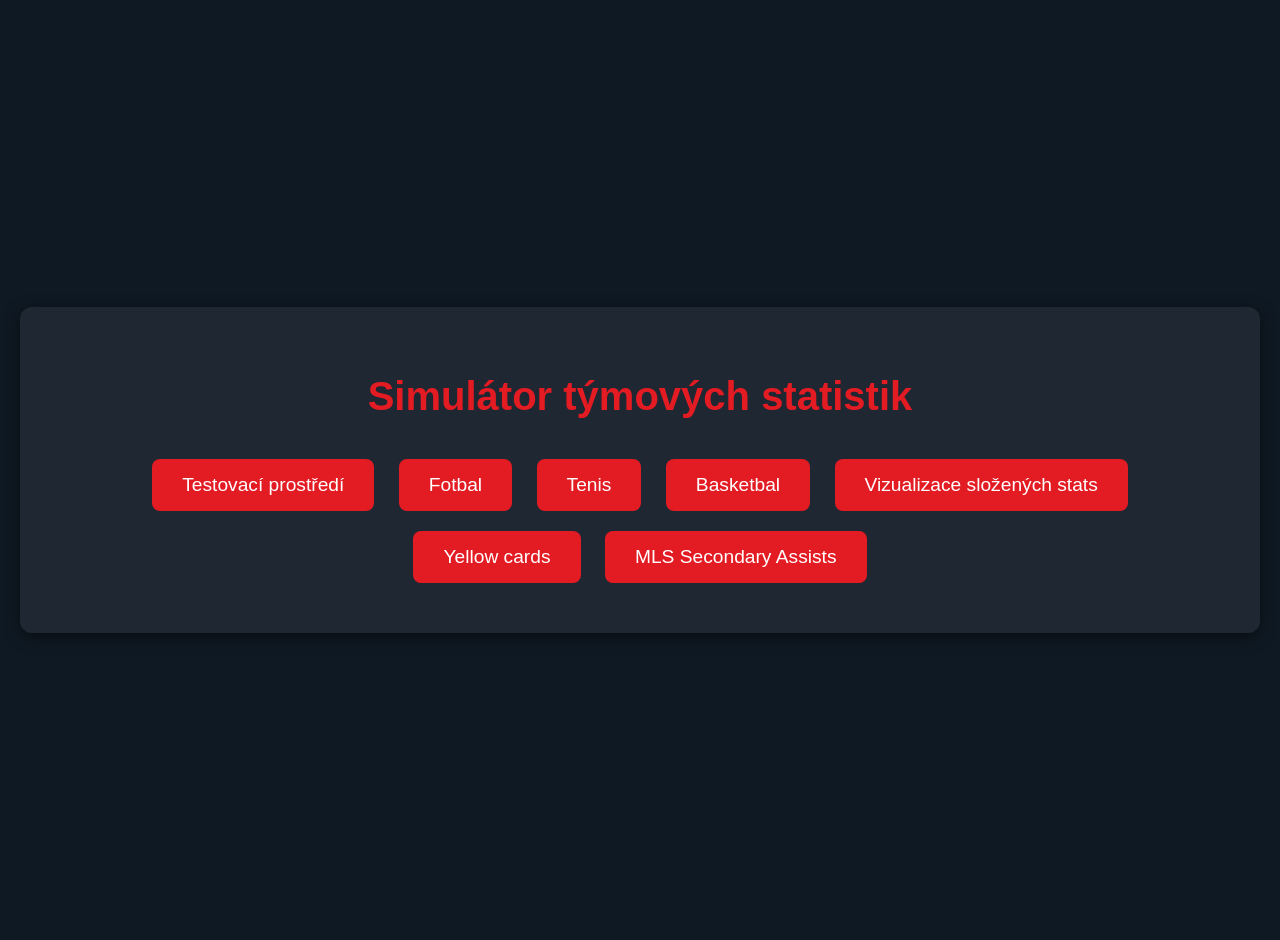
<file: index.html>
<!DOCTYPE html>
<html lang="cs">
<head>
    <meta charset="UTF-8">
    <meta name="viewport" content="width=device-width, initial-scale=1.0">
    <title>Simulátor týmových statistik</title>
    <style>
        body {
            font-family: -apple-system, BlinkMacSystemFont, "Segoe UI", Roboto, Helvetica, Arial, sans-serif;
            background-color: #0f1923;
            color: white;
            display: flex;
            flex-direction: column;
            align-items: center;
            justify-content: center;
            min-height: 100vh;
            margin: 0;
            padding: 20px;
        }
        .container {
            text-align: center;
            background: #1e2732;
            padding: 40px;
            border-radius: 12px;
            box-shadow: 0 4px 15px rgba(0,0,0,0.5);
        }
        h1 {
            font-size: 2.5em;
            margin-bottom: 30px;
            color: #e31b23; /* Red highlight */
        }
        .nav-button {
            display: inline-block;
            background-color: #e31b23;
            color: white;
            padding: 15px 30px;
            margin: 10px;
            border: none;
            border-radius: 8px;
            font-size: 1.2em;
            cursor: pointer;
            text-decoration: none;
            transition: background-color 0.3s ease;
        }
        .nav-button:hover {
            background-color: #ff3333;
        }
    </style>
</head>
<body>
    <div class="container">
        <h1>Simulátor týmových statistik</h1>
        <a href="testovaci_prostredi.html" class="nav-button">Testovací prostředí</a>
        <a href="demonstracni_prostredi_fotbal.html" class="nav-button">Fotbal</a>
        <a href="demonstracni_prostredi_tenis.html" class="nav-button">Tenis</a>
        <a href="demonstracni_prostredi_basketbal.html" class="nav-button">Basketbal</a>
        <a href="vizualizace_slozenych_stats.html" class="nav-button">Vizualizace složených stats</a>
        <a href="yellow_cards_vizualizace.html" class="nav-button">Yellow cards</a>
        <a href="mls_secondary_assists.html" class="nav-button">MLS Secondary Assists</a>
    </div>
</body>
</html>
</file>
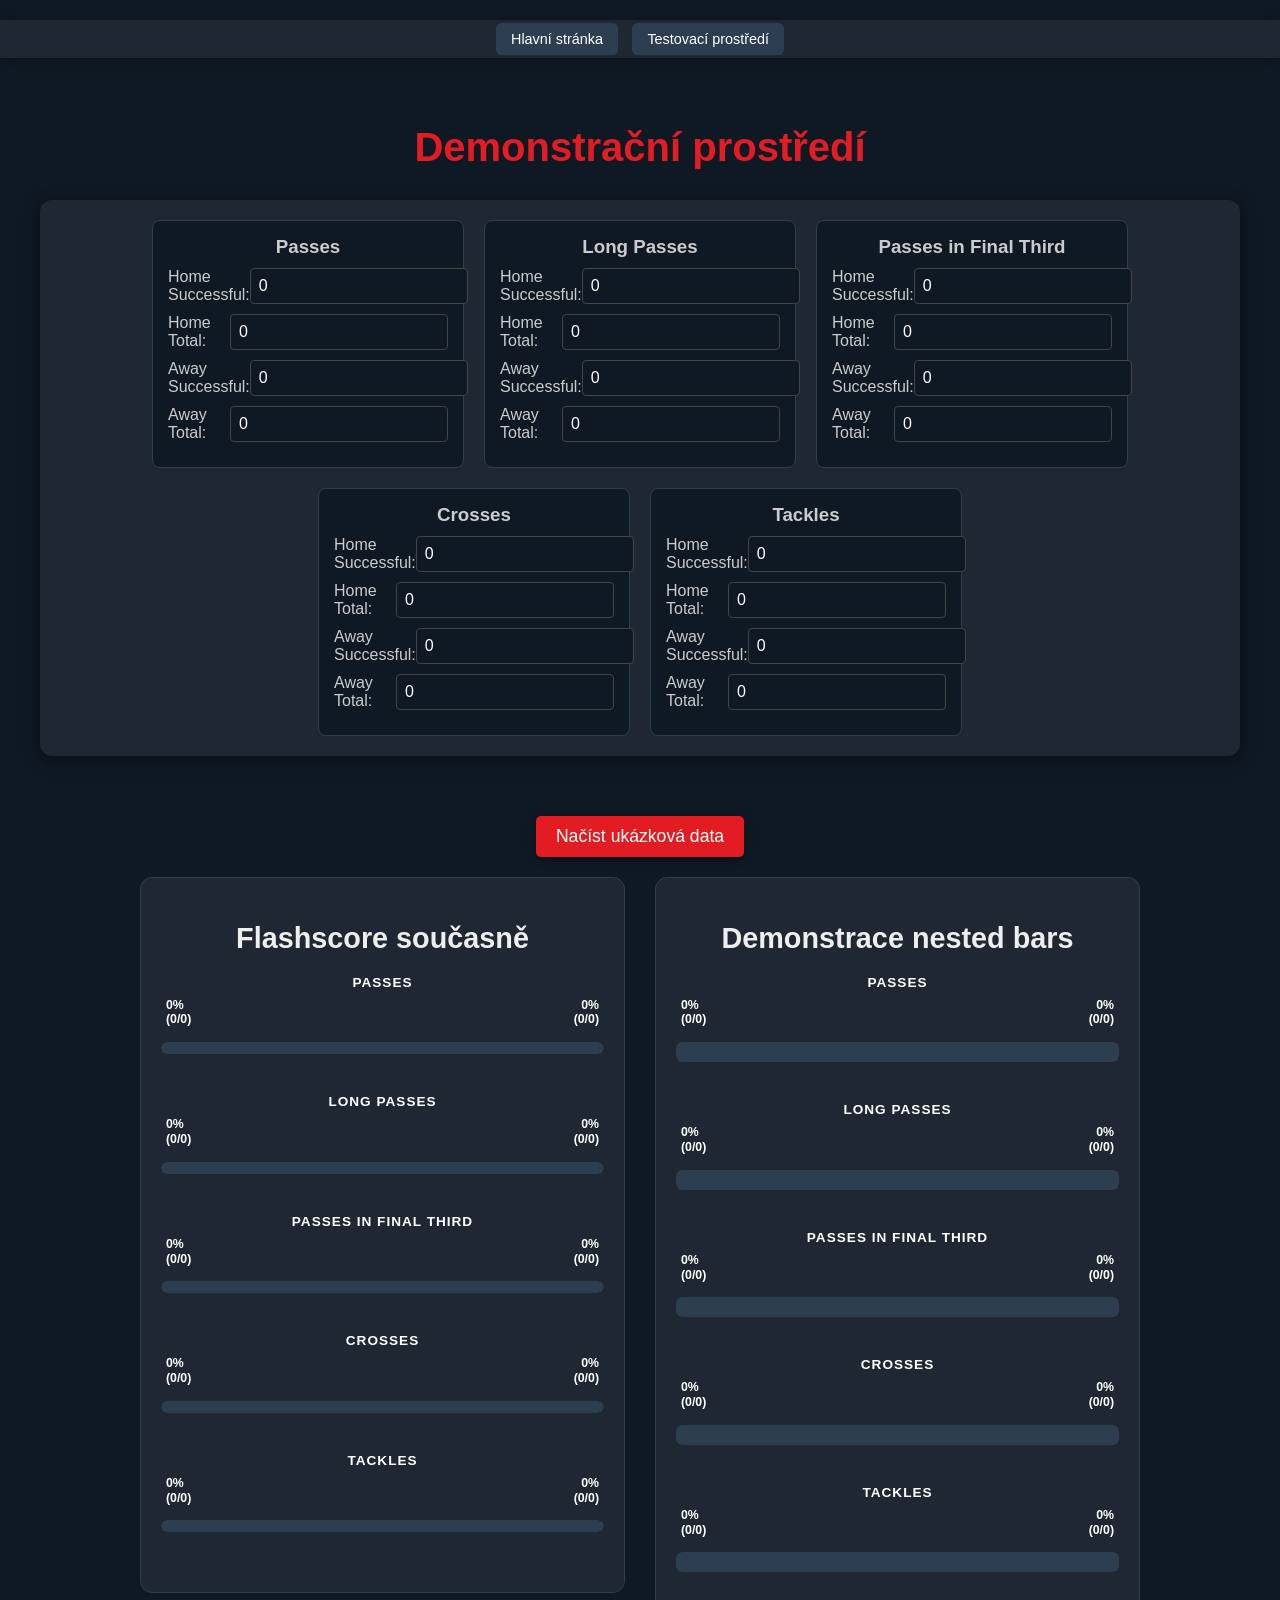
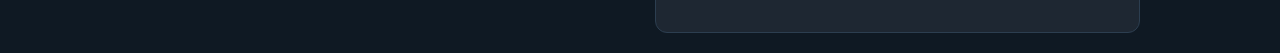
<file: demonstracni_prostredi.html>
<!DOCTYPE html>
<html lang="cs">
<head>
    <meta charset="UTF-8">
    <meta name="viewport" content="width=device-width, initial-scale=1.0">
    <title>Demonstrační prostředí</title>
    <style>
        body {
            font-family: -apple-system, BlinkMacSystemFont, "Segoe UI", Roboto, Helvetica, Arial, sans-serif;
            background-color: #0f1923;
            color: white;
            display: flex;
            flex-direction: column;
            align-items: center;
            min-height: 100vh;
            margin: 0;
            padding-top: 20px;
        }

        /* --- Navigation Bar --- */
        .navigation-bar {
            width: 100%;
            background-color: #1e2732;
            padding: 10px 0;
            text-align: center;
            margin-bottom: 20px;
            box-shadow: 0 2px 10px rgba(0,0,0,0.3);
        }
        .navigation-bar .nav-button {
            background-color: #2c3e50; /* Darker tone */
            color: white;
            padding: 8px 15px;
            margin: 0 5px;
            border: none;
            border-radius: 5px;
            font-size: 0.9em;
            cursor: pointer;
            text-decoration: none;
            transition: background-color 0.3s ease;
        }
        .navigation-bar .nav-button:hover {
            background-color: #34495e;
        }

        /* --- Demo Page Specific Styles --- */
        .demo-container {
            width: 100%;
            max-width: 1200px;
            padding: 20px;
            box-sizing: border-box;
            display: flex;
            flex-direction: column;
            align-items: center;
        }

        .demo-container h1 {
            font-size: 2.5em;
            margin-bottom: 30px;
            color: #e31b23;
            text-align: center;
        }

        .stats-input-section {
            background: #1e2732;
            padding: 20px;
            border-radius: 12px;
            margin-bottom: 40px;
            width: 100%;
            max-width: 1200px; /* Increased max-width to allow more columns */
            box-shadow: 0 4px 15px rgba(0,0,0,0.5);
            display: flex; /* Changed from grid to flex */
            flex-wrap: wrap; /* Allow items to wrap to next line */
            justify-content: center; /* Center items if they don't fill the whole row */
            gap: 20px; /* Space between input groups */
        }

        .stat-input-group {
            border: 1px solid #2c3e50;
            border-radius: 8px;
            padding: 15px;
            background: #0f1923;
            flex: 1 1 calc(25% - 20px); /* Approximately 4 columns, accounting for gap */
            min-width: 180px; /* Minimum width for each input group to prevent collapsing too much */
            max-width: 280px; /* Max width to ensure they don't get too wide on larger screens */
        }

        .stat-input-group h3 {
            margin-top: 0;
            margin-bottom: 10px;
            color: #ccc;
            text-align: center;
        }

        .input-row {
            display: flex;
            justify-content: space-between;
            align-items: center;
            margin-bottom: 10px;
        }

        .input-row label {
            flex-basis: 50%;
            margin-bottom: 0;
            font-size: 1em;
            color: #ccc;
        }

        .input-row input[type="number"] {
            flex-basis: 45%;
            padding: 8px;
            border: 1px solid #444;
            border-radius: 4px;
            background-color: #0f1923;
            color: white;
            font-size: 1em;
        }

        .visualizations-section {
            display: flex; /* Main container for two columns */
            justify-content: center;
            align-items: flex-start; /* Align columns to the top */
            gap: 30px;
            width: 100%;
            max-width: 1000px;
            margin-top: 20px;
        }

        .visualization-column-wrapper {
            display: flex;
            flex-direction: column;
            align-items: center;
            flex: 1 1 45%; /* Each column takes about 45% width */
            max-width: 480px; /* Max width for each column */
            border: 1px solid #2c3e50; /* Add border for entire column */
            border-radius: 12px;
            padding: 20px;
            background: #1e2732;
        }

        .visualization-header {
            margin-bottom: 20px; /* Space between header and first bar */
            font-size: 1.8em;
            color: #eee;
            text-align: center;
        }
        
        .column-content {
            display: flex;
            flex-direction: column;
            align-items: center;
            width: 100%; /* Fill parent column */
        }

        .stat-group {
            width: 100%; /* Fill the column-content */
            box-sizing: border-box;
            border: none; /* Remove individual borders if column has one */
            background: transparent; /* Remove individual background if column has one */
            padding: 0; /* Remove individual padding if column has one */
            margin-bottom: 20px; /* Space between stat groups */
        }

        /* Reusing existing simulator styles */
        .stat-row {
            width: 100%;
            max-width: 450px; /* Adjusted max-width for columns */
            margin-bottom: 20px;
        }

        .stat-title {
            text-align: center;
            font-weight: bold;
            margin-bottom: 8px;
            text-transform: uppercase;
            font-size: 0.85em;
            letter-spacing: 1px;
        }

        .numbers {
            display: flex;
            justify-content: space-between; /* Keeps home-numbers and away-numbers at opposite ends */
            margin-bottom: 15px; /* Vertical offset below the numbers, above the bar */
            font-weight: bold;
            font-size: 0.77em; /* Reduced by 30% from 1.1em */
            line-height: 1.2;
        }

        .home-numbers {
            flex: 1;
            padding-left: 5px; /* Inner padding */
            text-align: left; /* Keep alignment */
        }

        .away-numbers {
            flex: 1;
            padding-right: 5px; /* Inner padding */
            text-align: right; /* Keep alignment */
        }

        .bar-container {
            display: flex;
            align-items: center;
            height: 12px;
            background-color: #0f1923;
            border-radius: 6px;
            overflow: hidden;
            position: relative;
        }

        .bar-bg {
            position: absolute;
            top: 0; left: 0; right: 0; bottom: 0;
            background: #2c3e50;
            z-index: 0;
            border-radius: 6px;
        }

        .bar-segment {
            height: 100%;
            display: flex;
            flex: 1;
            align-items: center;
            position: relative;
            overflow: hidden;
        }
        .bar-segment.left {
            justify-content: flex-end;
            padding-right: 2px;
        }
        .bar-segment.right {
            justify-content: flex-start;
            padding-left: 2px;
        }

        .bar {
            height: 100%;
            transition: width 0.3s ease;
            z-index: 1;
        }

        .bar-home {
            background-color: #e31b23;
        }

        .bar-away {
            background-color: #ffffff;
        }

        /* Nested bars specific styles */
        .nested-bar-container {
            height: 20px;
            background-color: transparent;
            border-radius: 6px;
            overflow: hidden;
            display: flex;
            align-items: center;
        }

        .nested-bar-outer {
            background-color: #555;
            height: 100%;
            position: relative;
            width: 0%;
            transition: width 0.3s ease;
            display: flex;
            align-items: center;
        }

        .nested-bar-inner {
            height: 100%;
            position: absolute;
            top: 0;
            width: 0%;
            transition: width 0.3s ease;
            z-index: 2;
        }

        .nested-bar-segment.left .nested-bar-outer,
        .nested-bar-segment.left .nested-bar-inner {
            transform-origin: right;
            right: 0;
            left: auto;
            border-top-right-radius: 0;
            border-bottom-right-radius: 0;
            border-top-left-radius: 6px;
            border-bottom-left-radius: 6px;
        }
        
        .nested-bar-segment.right .nested-bar-outer,
        .nested-bar-segment.right .nested-bar-inner {
            transform-origin: left;
            left: 0;
            right: auto;
            border-top-left-radius: 0;
            border-bottom-left-radius: 0;
            border-top-right-radius: 6px;
            border-bottom-right-radius: 6px;
        }

    </style>
</head>
<body>
    <div class="navigation-bar">
        <a href="index.html" class="nav-button">Hlavní stránka</a>
        <a href="testovaci_prostredi.html" class="nav-button">Testovací prostředí</a>
    </div>

    <div class="demo-container">
        <h1>Demonstrační prostředí</h1>

        <div class="stats-input-section">
            <!-- Inputs for each statistic type -->
            <div class="stat-input-group">
                <h3>Passes</h3>
                <div class="input-row">
                    <label for="passesHomeSuccessful">Home Successful:</label>
                    <input type="number" id="passesHomeSuccessful" value="0" oninput="updateDemo()">
                </div>
                <div class="input-row">
                    <label for="passesHomeTotal">Home Total:</label>
                    <input type="number" id="passesHomeTotal" value="0" oninput="updateDemo()">
                </div>
                <div class="input-row">
                    <label for="passesAwaySuccessful">Away Successful:</label>
                    <input type="number" id="passesAwaySuccessful" value="0" oninput="updateDemo()">
                </div>
                <div class="input-row">
                    <label for="passesAwayTotal">Away Total:</label>
                    <input type="number" id="passesAwayTotal" value="0" oninput="updateDemo()">
                </div>
            </div>

            <div class="stat-input-group">
                <h3>Long Passes</h3>
                <div class="input-row">
                    <label for="longPassesHomeSuccessful">Home Successful:</label>
                    <input type="number" id="longPassesHomeSuccessful" value="0" oninput="updateDemo()">
                </div>
                <div class="input-row">
                    <label for="longPassesHomeTotal">Home Total:</label>
                    <input type="number" id="longPassesHomeTotal" value="0" oninput="updateDemo()">
                </div>
                <div class="input-row">
                    <label for="longPassesAwaySuccessful">Away Successful:</label>
                    <input type="number" id="longPassesAwaySuccessful" value="0" oninput="updateDemo()">
                </div>
                <div class="input-row">
                    <label for="longPassesAwayTotal">Away Total:</label>
                    <input type="number" id="longPassesAwayTotal" value="0" oninput="updateDemo()">
                </div>
            </div>

            <div class="stat-input-group">
                <h3>Passes in Final Third</h3>
                <div class="input-row">
                    <label for="finalThirdHomeSuccessful">Home Successful:</label>
                    <input type="number" id="finalThirdHomeSuccessful" value="0" oninput="updateDemo()">
                </div>
                <div class="input-row">
                    <label for="finalThirdHomeTotal">Home Total:</label>
                    <input type="number" id="finalThirdHomeTotal" value="0" oninput="updateDemo()">
                </div>
                <div class="input-row">
                    <label for="finalThirdAwaySuccessful">Away Successful:</label>
                    <input type="number" id="finalThirdAwaySuccessful" value="0" oninput="updateDemo()">
                </div>
                <div class="input-row">
                    <label for="finalThirdAwayTotal">Away Total:</label>
                    <input type="number" id="finalThirdAwayTotal" value="0" oninput="updateDemo()">
                </div>
            </div>

            <div class="stat-input-group">
                <h3>Crosses</h3>
                <div class="input-row">
                    <label for="crossesHomeSuccessful">Home Successful:</label>
                    <input type="number" id="crossesHomeSuccessful" value="0" oninput="updateDemo()">
                </div>
                <div class="input-row">
                    <label for="crossesHomeTotal">Home Total:</label>
                    <input type="number" id="crossesHomeTotal" value="0" oninput="updateDemo()">
                </div>
                <div class="input-row">
                    <label for="crossesAwaySuccessful">Away Successful:</label>
                    <input type="number" id="crossesAwaySuccessful" value="0" oninput="updateDemo()">
                </div>
                <div class="input-row">
                    <label for="crossesAwayTotal">Away Total:</label>
                    <input type="number" id="crossesAwayTotal" value="0" oninput="updateDemo()">
                </div>
            </div>

            <div class="stat-input-group">
                <h3>Tackles</h3>
                <div class="input-row">
                    <label for="tacklesHomeSuccessful">Home Successful:</label>
                    <input type="number" id="tacklesHomeSuccessful" value="0" oninput="updateDemo()">
                </div>
                <div class="input-row">
                    <label for="tacklesHomeTotal">Home Total:</label>
                    <input type="number" id="tacklesHomeTotal" value="0" oninput="updateDemo()">
                </div>
                <div class="input-row">
                    <label for="tacklesAwaySuccessful">Away Successful:</label>
                    <input type="number" id="tacklesAwaySuccessful" value="0" oninput="updateDemo()">
                </div>
                <div class="input-row">
                    <label for="tacklesAwayTotal">Away Total:</label>
                    <input type="number" id="tacklesAwayTotal" value="0" oninput="updateDemo()">
                </div>
            </div>
        </div>

        <button class="prefill-button" onclick="prefillStats()">Načíst ukázková data</button>

        <style>
            .prefill-button {
                background-color: #e31b23; /* Red theme color */
                color: white;
                padding: 10px 20px;
                border: none;
                border-radius: 5px;
                font-size: 1.1em;
                cursor: pointer;
                margin-top: 20px; /* Space from inputs */
                transition: background-color 0.3s ease;
                box-shadow: 0 2px 10px rgba(0,0,0,0.3);
            }
            .prefill-button:hover {
                background-color: #c01a22; /* Darker red on hover */
            }
        </style>

        <div class="visualizations-section" id="visualizationsGrid">
            <div class="visualization-column-wrapper">
                <h2 class="simulator-title visualization-header">Flashscore současně</h2>
                <div id="flashscoreBarsContainer" class="column-content"></div>
            </div>
            <div class="visualization-column-wrapper">
                <h2 class="simulator-title visualization-header">Demonstrace nested bars</h2>
                <div id="nestedBarsContainer" class="column-content"></div>
            </div>
        </div>
    </div>

    <script>
        // Helper function to generate a Flashscore-style bar visualization HTML
        function generateFlashscoreBarHtml(statName, uniqueIdSuffix) {
            return `
                <div class="stat-row">
                    <div class="stat-title">${statName}</div>
                    <div class="numbers">
                        <div class="home-numbers" id="displayHomeCompositeFlashscore${uniqueIdSuffix}">0%<br>(0/0)</div>
                        <div class="away-numbers" id="displayHomeCompositeFlashscore${uniqueIdSuffix}">0%<br>(0/0)</div>
                    </div>
                    <div class="bar-container">
                        <div class="bar-bg"></div>
                        <div class="bar-segment left">
                            <div class="bar bar-home" id="barHomeTotalFlashscore${uniqueIdSuffix}"></div>
                        </div>
                        <div class="bar-segment right">
                            <div class="bar bar-away" id="barAwayTotalFlashscore${uniqueIdSuffix}"></div>
                        </div>
                    </div>
                </div>
            `;
        }

        // Helper function to generate a Nested Bar visualization HTML
        function generateNestedBarHtml(statName, uniqueIdSuffix) {
            return `
                <div class="stat-row">
                    <div class="stat-title">${statName}</div>
                    <div class="numbers">
                        <div class="home-numbers" id="displayHomeCompositeNested${uniqueIdSuffix}">0%<br>(0/0)</div>
                        <div class="away-numbers" id="displayAwayCompositeNested${uniqueIdSuffix}">0%<br>(0/0)</div>
                    </div>
                    <div class="bar-container nested-bar-container">
                        <div class="bar-bg"></div>
                        <div class="bar-segment left nested-bar-segment">
                            <div class="nested-bar-outer" id="nestedBarHomeTotalNested${uniqueIdSuffix}">
                                <div class="nested-bar-inner" id="nestedBarHomeSuccessfulNested${uniqueIdSuffix}"></div>
                            </div>
                        </div>
                        <div class="bar-segment right nested-bar-segment">
                            <div class="nested-bar-outer" id="nestedBarAwayTotalNested${uniqueIdSuffix}">
                                <div class="nested-bar-inner" id="nestedBarAwaySuccessfulNested${uniqueIdSuffix}"></div>
                            </div>
                        </div>
                    </div>
                </div>
            `;
        }

        function updateDemo() {
            const stats = [
                { name: 'Passes', idPrefix: 'passes' },
                { name: 'Long Passes', idPrefix: 'longPasses' },
                { name: 'Passes in Final Third', idPrefix: 'finalThird' },
                { name: 'Crosses', idPrefix: 'crosses' },
                { name: 'Tackles', idPrefix: 'tackles' }
            ];

            stats.forEach(stat => {
                const homeSuccessful = parseInt(document.getElementById(`${stat.idPrefix}HomeSuccessful`).value) || 0;
                const homeTotal = parseInt(document.getElementById(`${stat.idPrefix}HomeTotal`).value) || 0;
                const awaySuccessful = parseInt(document.getElementById(`${stat.idPrefix}AwaySuccessful`).value) || 0; 
                const awayTotal = parseInt(document.getElementById(`${stat.idPrefix}AwayTotal`).value) || 0;

                // Calculate percentages
                const homePercentage = homeTotal === 0 ? 0 : Math.round((homeSuccessful / homeTotal) * 100);
                const awayPercentage = awayTotal === 0 ? 0 : Math.round((awaySuccessful / awayTotal) * 100);

                // --- Flashscore Logic (Lineární podíl z celku) ---
                const flashscoreHomeTotalEl = document.getElementById(`barHomeTotalFlashscore${stat.idPrefix}`);
                const flashscoreAwayTotalEl = document.getElementById(`barAwayTotalFlashscore${stat.idPrefix}`);
                const displayHomeCompositeFlashscoreEl = document.getElementById(`displayHomeCompositeFlashscore${stat.idPrefix}`);
                const displayAwayCompositeFlashscoreEl = document.getElementById(`displayAwayCompositeFlashscore${stat.idPrefix}`);

                const totalAllAttemptsFlashscore = homeTotal + awayTotal;
                let widthHomeTotalFlashscore = (totalAllAttemptsFlashscore === 0) ? 0 : (homeTotal / totalAllAttemptsFlashscore) * 100;
                let widthAwayTotalFlashscore = (totalAllAttemptsFlashscore === 0) ? 0 : (awayTotal / totalAllAttemptsFlashscore) * 100;
                
                if (flashscoreHomeTotalEl) flashscoreHomeTotalEl.style.width = widthHomeTotalFlashscore + '%';
                if (flashscoreAwayTotalEl) flashscoreAwayTotalEl.style.width = widthAwayTotalFlashscore + '%';

                // Color logic for Flashscore bars (Total Attempts)
                if (homeTotal > awayTotal) {
                    if (flashscoreHomeTotalEl) flashscoreHomeTotalEl.style.backgroundColor = '#e31b23';
                    if (flashscoreAwayTotalEl) flashscoreAwayTotalEl.style.backgroundColor = '#ffffff';
                } else if (awayTotal > homeTotal) {
                    if (flashscoreHomeTotalEl) flashscoreHomeTotalEl.style.backgroundColor = '#ffffff';
                    if (flashscoreAwayTotalEl) flashscoreAwayTotalEl.style.backgroundColor = '#e31b23';
                } else {
                    if (flashscoreHomeTotalEl) flashscoreHomeTotalEl.style.backgroundColor = '#ffffff';
                    if (flashscoreAwayTotalEl) flashscoreAwayTotalEl.style.backgroundColor = '#ffffff';
                }
                
                // Update display values for Flashscore
                if (displayHomeCompositeFlashscoreEl) displayHomeCompositeFlashscoreEl.innerHTML = `${homePercentage}%<br>(${homeSuccessful}/${homeTotal})`;
                if (displayAwayCompositeFlashscoreEl) displayAwayCompositeFlashscoreEl.innerHTML = `${awayPercentage}%<br>(${awaySuccessful}/${awayTotal})`;


                // --- Nested Bars Logic (Vnořená efektivita) ---
                const nestedBarHomeOuterEl = document.getElementById(`nestedBarHomeTotalNested${stat.idPrefix}`);
                const nestedBarAwayOuterEl = document.getElementById(`nestedBarAwayTotalNested${stat.idPrefix}`);
                const nestedBarHomeInnerEl = document.getElementById(`nestedBarHomeSuccessfulNested${stat.idPrefix}`);
                const nestedBarAwayInnerEl = document.getElementById(`nestedBarAwaySuccessfulNested${stat.idPrefix}`);
                const displayHomeCompositeNestedEl = document.getElementById(`displayHomeCompositeNested${stat.idPrefix}`);
                const displayAwayCompositeNestedEl = document.getElementById(`displayAwayCompositeNested${stat.idPrefix}`);


                // Outer bar (Total Attempts) - Lineární podíl z celku (PROPORTIONAL SCALING)
                const totalAllAttemptsNested = homeTotal + awayTotal;
                let widthHomeTotalNested = (totalAllAttemptsNested === 0) ? 0 : (homeTotal / totalAllAttemptsNested) * 100;
                let widthAwayTotalNested = (totalAllAttemptsNested === 0) ? 0 : (awayTotal / totalAllAttemptsNested) * 100;

                // Inner bar (Successful Attempts) - Represents successful % OF THE TOTAL ATTEMPTS
                let widthHomeSuccessfulNested = homeTotal === 0 ? 0 : (homeSuccessful / homeTotal) * 100;
                let widthAwaySuccessfulNested = awayTotal === 0 ? 0 : (awaySuccessful / awayTotal) * 100;

                // Cap widths at 100%
                if (widthHomeTotalNested > 100) widthHomeTotalNested = 100;
                if (widthAwayTotalNested > 100) widthAwayTotalNested = 100;
                if (widthHomeSuccessfulNested > 100) widthHomeSuccessfulNested = 100;
                if (widthAwaySuccessfulNested > 100) widthAwaySuccessfulNested = 100;

                if (nestedBarHomeOuterEl) nestedBarHomeOuterEl.style.width = widthHomeTotalNested + '%';
                if (nestedBarAwayOuterEl) nestedBarAwayOuterEl.style.width = widthAwayTotalNested + '%';
                if (nestedBarHomeInnerEl) nestedBarHomeInnerEl.style.width = widthHomeSuccessfulNested + '%';
                if (nestedBarAwayInnerEl) nestedBarAwayInnerEl.style.width = widthAwaySuccessfulNested + '%';

                // Color for nested bars
                if (nestedBarHomeOuterEl) nestedBarHomeOuterEl.style.backgroundColor = '#555'; // Fixed grey for outer bar
                if (nestedBarAwayOuterEl) nestedBarAwayOuterEl.style.backgroundColor = '#555'; // Fixed grey for outer bar

                if (homeSuccessful > awaySuccessful) {
                    if (nestedBarHomeInnerEl) nestedBarHomeInnerEl.style.backgroundColor = '#e31b23'; // Red for winning inner bar
                    if (nestedBarAwayInnerEl) nestedBarAwayInnerEl.style.backgroundColor = '#ffffff'; // White for losing inner bar
                } else if (awaySuccessful > homeSuccessful) {
                    if (nestedBarHomeInnerEl) nestedBarHomeInnerEl.style.backgroundColor = '#ffffff'; // White for losing inner bar
                    if (nestedBarAwayInnerEl) nestedBarAwayInnerEl.style.backgroundColor = '#e31b23'; // Red for winning inner bar
                } else {
                    if (nestedBarHomeInnerEl) nestedBarHomeInnerEl.style.backgroundColor = '#ffffff'; // White
                    if (nestedBarAwayInnerEl) nestedBarAwayInnerEl.style.backgroundColor = '#ffffff'; // White
                }

                // Update display values for Nested bars
                if (displayHomeCompositeNestedEl) displayHomeCompositeNestedEl.innerHTML = `${homePercentage}%<br>(${homeSuccessful}/${homeTotal})`;
                if (displayAwayCompositeNestedEl) displayAwayCompositeNestedEl.innerHTML = `${awayPercentage}%<br>(${awaySuccessful}/${awayTotal})`;
            });
        }

        function prefillStats() {
            const data = {
                passes: { homeSuccessful: 71, homeTotal: 165, awaySuccessful: 390, awayTotal: 480 },
                longPasses: { homeSuccessful: 10, homeTotal: 60, awaySuccessful: 40, awayTotal: 88 },
                finalThird: { homeSuccessful: 28, homeTotal: 95, awaySuccessful: 121, awayTotal: 161 },
                crosses: { homeSuccessful: 4, homeTotal: 13, awaySuccessful: 9, awayTotal: 32 },
                tackles: { homeSuccessful: 9, homeTotal: 18, awaySuccessful: 9, awayTotal: 11 }
            };

            for (const statPrefix in data) {
                if (data.hasOwnProperty(statPrefix)) {
                    const values = data[statPrefix];
                    document.getElementById(`${statPrefix}HomeSuccessful`).value = values.homeSuccessful;
                    document.getElementById(`${statPrefix}HomeTotal`).value = values.homeTotal;
                    document.getElementById(`${statPrefix}AwaySuccessful`).value = values.awaySuccessful;
                    document.getElementById(`${statPrefix}AwayTotal`).value = values.awayTotal;
                }
            }
            updateDemo(); // Update visualizations after pre-filling
        }

        document.addEventListener('DOMContentLoaded', () => {
            const visualizationsGrid = document.getElementById('visualizationsGrid'); // Target the main visualizations grid

            const statsDefinitions = [
                { name: 'Passes', idPrefix: 'passes' },
                { name: 'Long Passes', idPrefix: 'longPasses' },
                { name: 'Passes in Final Third', idPrefix: 'finalThird' },
                { name: 'Crosses', idPrefix: 'crosses' },
                { name: 'Tackles', idPrefix: 'tackles' }
            ];

            const flashscoreBarsContainer = document.getElementById('flashscoreBarsContainer');
            const nestedBarsContainer = document.getElementById('nestedBarsContainer');

            statsDefinitions.forEach(stat => {
                // Flashscore Stat Group
                const flashscoreStatGroup = document.createElement('div');
                flashscoreStatGroup.id = `flashscoreGroup${stat.idPrefix}`; // e.g. flashscoreGrouppasses
                flashscoreStatGroup.className = 'stat-group';
                flashscoreStatGroup.innerHTML = generateFlashscoreBarHtml(stat.name, stat.idPrefix);
                flashscoreBarsContainer.appendChild(flashscoreStatGroup); // Append to dedicated container

                // Nested Stat Group
                const nestedStatGroup = document.createElement('div');
                nestedStatGroup.id = `nestedGroup${stat.idPrefix}`; // e.g. nestedGrouppasses
                nestedStatGroup.className = 'stat-group';
                nestedStatGroup.innerHTML = generateNestedBarHtml(stat.name, stat.idPrefix);
                nestedBarsContainer.appendChild(nestedStatGroup); // Append to dedicated container
            });
            
            updateDemo(); // Initial update
        });
    </script>
</body>
</html>
</file>
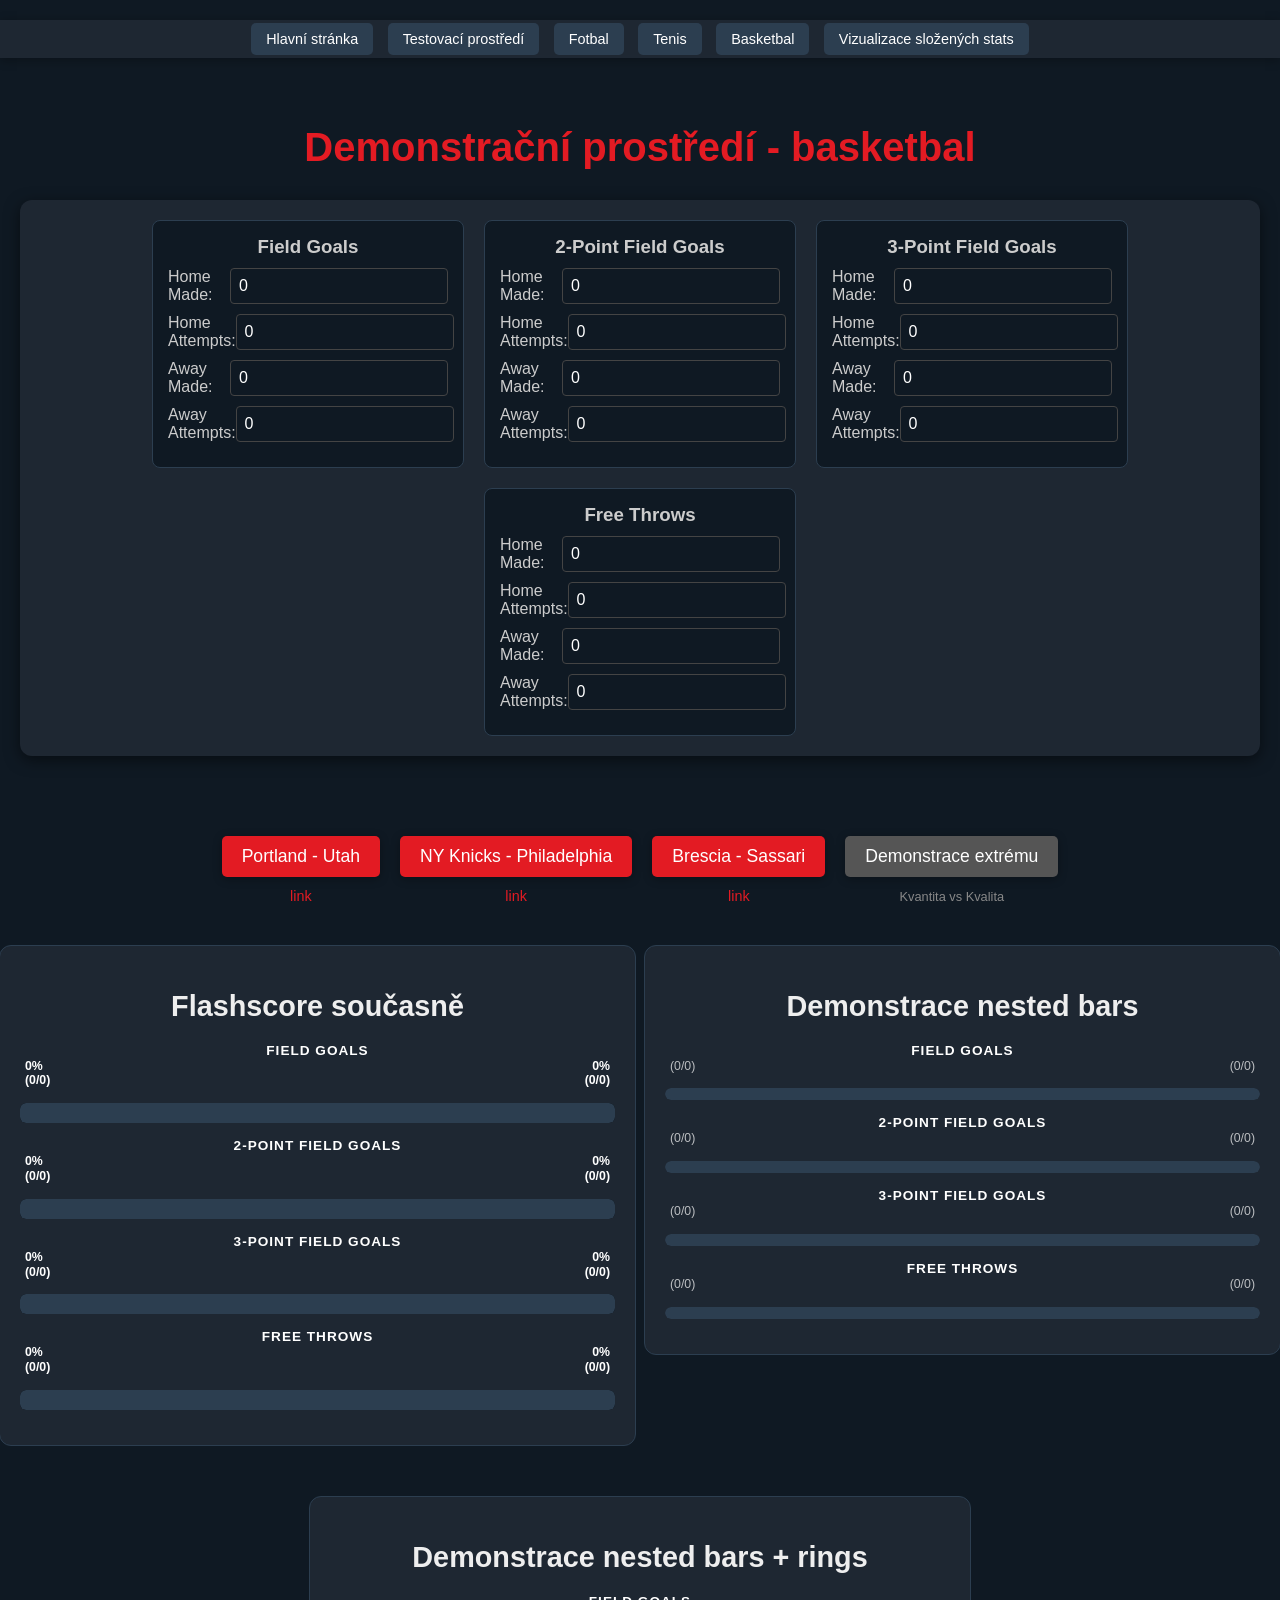
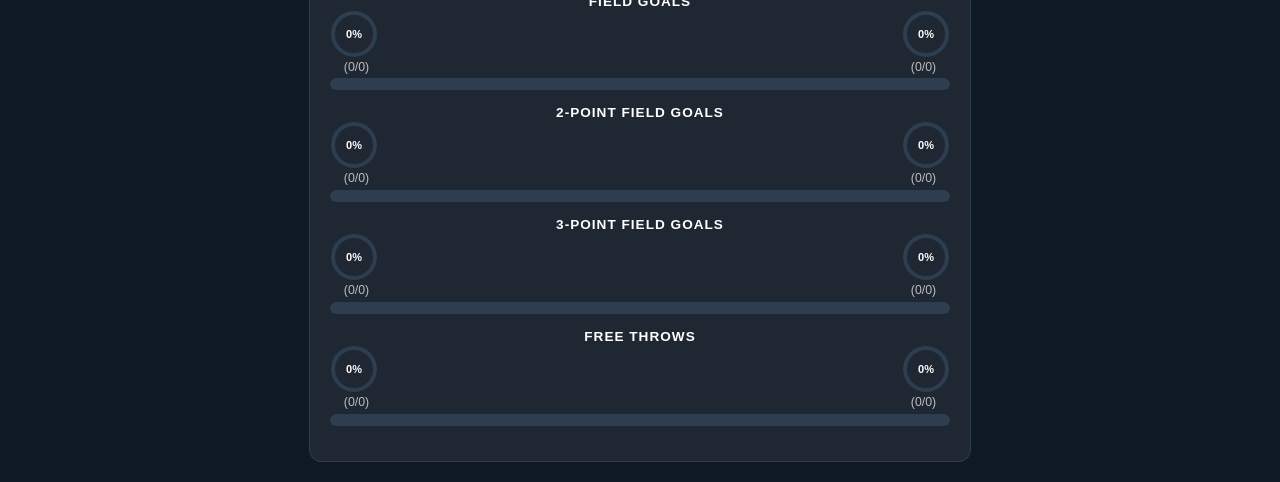
<file: demonstracni_prostredi_basketbal.html>
<!DOCTYPE html>
<html lang="cs">
<head>
    <meta charset="UTF-8">
    <meta name="viewport" content="width=device-width, initial-scale=1.0">
    <title>Demonstrační prostředí - basketbal</title>
    <link rel="stylesheet" href="shared-styles.css">
    <style>
        body {
            font-family: -apple-system, BlinkMacSystemFont, "Segoe UI", Roboto, Helvetica, Arial, sans-serif;
            background-color: #0f1923;
            color: white;
            display: flex;
            flex-direction: column;
            align-items: center;
            min-height: 100vh;
            margin: 0;
            padding-top: 20px;
        }

        /* --- Navigation Bar --- */
        .navigation-bar {
            width: 100%;
            background-color: #1e2732;
            padding: 10px 0;
            text-align: center;
            margin-bottom: 20px;
            box-shadow: 0 2px 10px rgba(0,0,0,0.3);
        }
        .navigation-bar .nav-button {
            background-color: #2c3e50;
            color: white;
            padding: 8px 15px;
            margin: 0 5px;
            border: none;
            border-radius: 5px;
            font-size: 0.9em;
            cursor: pointer;
            text-decoration: none;
            transition: background-color 0.3s ease;
        }
        .navigation-bar .nav-button:hover {
            background-color: #34495e;
        }

        /* --- Demo Page Specific Layout --- */
        .demo-container {
            width: 100%;
            max-width: 1350px;
            padding: 20px;
            box-sizing: border-box;
            display: flex;
            flex-direction: column;
            align-items: center;
        }

        .demo-container h1 {
            font-size: 2.5em;
            margin-bottom: 30px;
            color: #e31b23;
            text-align: center;
        }

        .stats-input-section {
            background: #1e2732;
            padding: 20px;
            border-radius: 12px;
            margin-bottom: 40px;
            width: 100%;
            max-width: 1200px;
            box-shadow: 0 4px 15px rgba(0,0,0,0.5);
            display: flex;
            flex-wrap: wrap;
            justify-content: center;
            gap: 20px;
        }

        .stat-input-group {
            border: 1px solid #2c3e50;
            border-radius: 8px;
            padding: 15px;
            background: #0f1923;
            flex: 1 1 calc(25% - 20px);
            min-width: 180px;
            max-width: 280px;
        }

        .stat-input-group h3 {
            margin-top: 0;
            margin-bottom: 10px;
            color: #ccc;
            text-align: center;
        }

        .input-row {
            display: flex;
            justify-content: space-between;
            align-items: center;
            margin-bottom: 10px;
        }

        .input-row label {
            flex-basis: 50%;
            margin-bottom: 0;
            font-size: 1em;
            color: #ccc;
        }

        .input-row input[type="number"] {
            flex-basis: 45%;
            padding: 8px;
            border: 1px solid #444;
            border-radius: 4px;
            background-color: #0f1923;
            color: white;
            font-size: 1em;
        }

        .visualizations-section {
            display: grid;
            grid-template-columns: 1fr 1fr;
            justify-items: center;
            align-items: flex-start;
            gap: 50px;
            width: 100%;
            max-width: 1350px;
            margin-top: 20px;
        }

        .visualization-column-wrapper {
            display: flex;
            flex-direction: column;
            align-items: center;
            width: 100%;
            max-width: 620px;
            border: 1px solid #2c3e50;
            border-radius: 12px;
            padding: 20px;
            background: #1e2732;
        }

        .visualization-column-wrapper.full-width {
            grid-column: 1 / span 2;
        }

        .visualization-header {
            margin-bottom: 20px;
            font-size: 1.8em;
            color: #eee;
            text-align: center;
        }
        
        .column-content {
            display: flex;
            flex-direction: column;
            align-items: center;
            width: 100%;
        }

        .stat-group {
            width: 100%;
            box-sizing: border-box;
            background: transparent;
            padding: 0;
            margin-bottom: 10px;
        }

        .prefill-button {
            background-color: #e31b23;
            color: white;
            padding: 10px 20px;
            border: none;
            border-radius: 5px;
            font-size: 1.1em;
            cursor: pointer;
            margin-top: 20px;
            transition: background-color 0.3s ease;
            box-shadow: 0 2px 10px rgba(0,0,0,0.3);
        }
        .prefill-button:hover {
            background-color: #c01a22;
        }
    </style>
</head>
<body>
    <div class="navigation-bar">
        <a href="index.html" class="nav-button">Hlavní stránka</a>
        <a href="testovaci_prostredi.html" class="nav-button">Testovací prostředí</a>
        <a href="demonstracni_prostredi_fotbal.html" class="nav-button">Fotbal</a>
        <a href="demonstracni_prostredi_tenis.html" class="nav-button">Tenis</a>
        <a href="demonstracni_prostredi_basketbal.html" class="nav-button">Basketbal</a>
        <a href="vizualizace_slozenych_stats.html" class="nav-button">Vizualizace složených stats</a>
    </div>

    <div class="demo-container">
        <h1>Demonstrační prostředí - basketbal</h1>

        <div class="stats-input-section">
            <div class="stat-input-group">
                <h3>Field Goals</h3>
                <div class="input-row">
                    <label for="fieldGoalsHomeSuccessful">Home Made:</label>
                    <input type="number" id="fieldGoalsHomeSuccessful" value="0" oninput="updateDemo()">
                </div>
                <div class="input-row">
                    <label for="fieldGoalsHomeTotal">Home Attempts:</label>
                    <input type="number" id="fieldGoalsHomeTotal" value="0" oninput="updateDemo()">
                </div>
                <div class="input-row">
                    <label for="fieldGoalsAwaySuccessful">Away Made:</label>
                    <input type="number" id="fieldGoalsAwaySuccessful" value="0" oninput="updateDemo()">
                </div>
                <div class="input-row">
                    <label for="fieldGoalsAwayTotal">Away Attempts:</label>
                    <input type="number" id="fieldGoalsAwayTotal" value="0" oninput="updateDemo()">
                </div>
            </div>

            <div class="stat-input-group">
                <h3>2-Point Field Goals</h3>
                <div class="input-row">
                    <label for="twoPointersHomeSuccessful">Home Made:</label>
                    <input type="number" id="twoPointersHomeSuccessful" value="0" oninput="updateDemo()">
                </div>
                <div class="input-row">
                    <label for="twoPointersHomeTotal">Home Attempts:</label>
                    <input type="number" id="twoPointersHomeTotal" value="0" oninput="updateDemo()">
                </div>
                <div class="input-row">
                    <label for="twoPointersAwaySuccessful">Away Made:</label>
                    <input type="number" id="twoPointersAwaySuccessful" value="0" oninput="updateDemo()">
                </div>
                <div class="input-row">
                    <label for="twoPointersAwayTotal">Away Attempts:</label>
                    <input type="number" id="twoPointersAwayTotal" value="0" oninput="updateDemo()">
                </div>
            </div>

            <div class="stat-input-group">
                <h3>3-Point Field Goals</h3>
                <div class="input-row">
                    <label for="threePointersHomeSuccessful">Home Made:</label>
                    <input type="number" id="threePointersHomeSuccessful" value="0" oninput="updateDemo()">
                </div>
                <div class="input-row">
                    <label for="threePointersHomeTotal">Home Attempts:</label>
                    <input type="number" id="threePointersHomeTotal" value="0" oninput="updateDemo()">
                </div>
                <div class="input-row">
                    <label for="threePointersAwaySuccessful">Away Made:</label>
                    <input type="number" id="threePointersAwaySuccessful" value="0" oninput="updateDemo()">
                </div>
                <div class="input-row">
                    <label for="threePointersAwayTotal">Away Attempts:</label>
                    <input type="number" id="threePointersAwayTotal" value="0" oninput="updateDemo()">
                </div>
            </div>

            <div class="stat-input-group">
                <h3>Free Throws</h3>
                <div class="input-row">
                    <label for="freeThrowsHomeSuccessful">Home Made:</label>
                    <input type="number" id="freeThrowsHomeSuccessful" value="0" oninput="updateDemo()">
                </div>
                <div class="input-row">
                    <label for="freeThrowsHomeTotal">Home Attempts:</label>
                    <input type="number" id="freeThrowsHomeTotal" value="0" oninput="updateDemo()">
                </div>
                <div class="input-row">
                    <label for="freeThrowsAwaySuccessful">Away Made:</label>
                    <input type="number" id="freeThrowsAwaySuccessful" value="0" oninput="updateDemo()">
                </div>
                <div class="input-row">
                    <label for="freeThrowsAwayTotal">Away Attempts:</label>
                    <input type="number" id="freeThrowsAwayTotal" value="0" oninput="updateDemo()">
                </div>
            </div>
        </div>

        <div class="prefill-buttons-container" style="display: flex; flex-wrap: wrap; justify-content: center; gap: 20px; margin-top: 20px; margin-bottom: 20px;">
            <div class="prefill-button-group" style="text-align: center;">
                <button class="prefill-button" onclick="prefillStats('portlandUtah')">Portland - Utah</button>
                <div class="match-link-container" style="text-align: center; margin-top: 10px;">
                    <a id="matchLink" href="https://www.flashscore.com/match/basketball/portland-trail-blazers-4Awl14c5/utah-jazz-hGuCX5Su/summary/stats/overall/?mid=CrKmJ55E" target="_blank" style="color: #e31b23; text-decoration: none; font-size: 0.9em;">link</a>
                </div>
            </div>

            <div class="prefill-button-group" style="text-align: center;">
                <button class="prefill-button" onclick="prefillStats('nyPhila')">NY Knicks - Philadelphia</button>
                <div class="match-link-container" style="text-align: center; margin-top: 10px;">
                    <a href="https://www.flashscore.com/match/basketball/new-york-knicks-WCNO4nbt/philadelphia-76ers-vwRW2QSh/summary/stats/overall/?mid=pfLXiT6F" target="_blank" style="color: #e31b23; text-decoration: none; font-size: 0.9em;">link</a>
                </div>
            </div>

            <div class="prefill-button-group" style="text-align: center;">
                <button class="prefill-button" onclick="prefillStats('bresciaSassari')">Brescia - Sassari</button>
                <div class="match-link-container" style="text-align: center; margin-top: 10px;">
                    <a href="https://www.flashscore.com/match/basketball/brescia-AcIKtbth/sassari-CQMh2ve4/summary/stats/overall/?mid=Gfiujk05" target="_blank" style="color: #e31b23; text-decoration: none; font-size: 0.9em;">link</a>
                </div>
            </div>

            <div class="prefill-button-group" style="text-align: center;">
                <button class="prefill-button" style="background-color: #555;" onclick="prefillStats('extremeDemo')">Demonstrace extrému</button>
                <div class="match-link-container" style="text-align: center; margin-top: 10px;">
                    <span style="color: #888; font-size: 0.8em;">Kvantita vs Kvalita</span>
                </div>
            </div>
        </div>

        <div class="visualizations-section" id="visualizationsGrid">
            <div class="visualization-column-wrapper">
                <h2 class="simulator-title visualization-header">Flashscore současně</h2>
                <div id="flashscoreBarsContainer" class="column-content force-nested-height"></div>
            </div>
            <div class="visualization-column-wrapper">
                <h2 class="simulator-title visualization-header">Demonstrace nested bars</h2>
                <div id="nestedBarsContainer" class="column-content"></div>
            </div>
            <div class="visualization-column-wrapper full-width">
                <h2 class="simulator-title visualization-header">Demonstrace nested bars + rings</h2>
                <div id="nestedBarsWithRingsContainer" class="column-content"></div>
            </div>
        </div>
    </div>

    <script src="shared-logic.js"></script>
    <script>
        function updateDemo() {
            const stats = [
                { name: 'Field Goals', idPrefix: 'fieldGoals' },
                { name: '2-Point Field Goals', idPrefix: 'twoPointers' },
                { name: '3-Point Field Goals', idPrefix: 'threePointers' },
                { name: 'Free Throws', idPrefix: 'freeThrows' }
            ];

            stats.forEach(stat => {
                const homeSuccessful = parseInt(document.getElementById(`${stat.idPrefix}HomeSuccessful`).value) || 0;
                const homeTotal = parseInt(document.getElementById(`${stat.idPrefix}HomeTotal`).value) || 0;
                const awaySuccessful = parseInt(document.getElementById(`${stat.idPrefix}AwaySuccessful`).value) || 0; 
                const awayTotal = parseInt(document.getElementById(`${stat.idPrefix}AwayTotal`).value) || 0;

                StatsUtils.updateFlashscoreBars(stat.idPrefix, homeSuccessful, homeTotal, awaySuccessful, awayTotal);
                StatsUtils.updateNestedBars(stat.idPrefix, homeSuccessful, homeTotal, awaySuccessful, awayTotal);
                StatsUtils.updateNestedBarsWithRings(stat.idPrefix, homeSuccessful, homeTotal, awaySuccessful, awayTotal);
            });
        }

        function prefillStats(matchKey) {
            const allMatchData = {
                'portlandUtah': {
                    link: "https://www.flashscore.com/match/basketball/portland-trail-blazers-4Awl14c5/utah-jazz-hGuCX5Su/summary/stats/overall/?mid=CrKmJ55E",
                    data: {
                        fieldGoals: { homeSuccessful: 42, homeTotal: 87, awaySuccessful: 46, awayTotal: 90 },
                        twoPointers: { homeSuccessful: 28, homeTotal: 49, awaySuccessful: 28, awayTotal: 44 },
                        threePointers: { homeSuccessful: 14, homeTotal: 38, awaySuccessful: 18, awayTotal: 46 },
                        freeThrows: { homeSuccessful: 21, homeTotal: 29, awaySuccessful: 25, awayTotal: 33 }
                    }
                },
                'nyPhila': {
                    link: "https://www.flashscore.com/match/basketball/new-york-knicks-WCNO4nbt/philadelphia-76ers-vwRW2QSh/summary/stats/overall/?mid=pfLXiT6F",
                    data: {
                        fieldGoals: { homeSuccessful: 48, homeTotal: 91, awaySuccessful: 33, awayTotal: 88 },
                        twoPointers: { homeSuccessful: 28, homeTotal: 47, awaySuccessful: 27, awayTotal: 56 },
                        threePointers: { homeSuccessful: 20, homeTotal: 44, awaySuccessful: 6, awayTotal: 32 },
                        freeThrows: { homeSuccessful: 22, homeTotal: 27, awaySuccessful: 17, awayTotal: 21 }
                    }
                },
                'bresciaSassari': {
                    link: "https://www.flashscore.com/match/basketball/brescia-AcIKtbth/sassari-CQMh2ve4/summary/stats/overall/?mid=Gfiujk05",
                    data: {
                        fieldGoals: { homeSuccessful: 33, homeTotal: 74, awaySuccessful: 29, awayTotal: 71 },
                        twoPointers: { homeSuccessful: 21, homeTotal: 45, awaySuccessful: 18, awayTotal: 33 },
                        threePointers: { homeSuccessful: 12, homeTotal: 29, awaySuccessful: 11, awayTotal: 38 },
                        freeThrows: { homeSuccessful: 15, homeTotal: 22, awaySuccessful: 17, awayTotal: 18 }
                    }
                },
                'extremeDemo': {
                    link: "#",
                    data: {
                        fieldGoals: { homeSuccessful: 20, homeTotal: 95, awaySuccessful: 40, awayTotal: 60 },
                        twoPointers: { homeSuccessful: 15, homeTotal: 55, awaySuccessful: 25, awayTotal: 35 },
                        threePointers: { homeSuccessful: 5, homeTotal: 40, awaySuccessful: 15, awayTotal: 25 },
                        freeThrows: { homeSuccessful: 6, homeTotal: 30, awaySuccessful: 15, awayTotal: 15 }
                    }
                }
            };

            const selectedMatch = allMatchData[matchKey];
            if (!selectedMatch) return;

            const dataToPrefill = selectedMatch.data;
            for (const statPrefix in dataToPrefill) {
                const values = dataToPrefill[statPrefix];
                document.getElementById(`${statPrefix}HomeSuccessful`).value = values.homeSuccessful;
                document.getElementById(`${statPrefix}HomeTotal`).value = values.homeTotal;
                document.getElementById(`${statPrefix}AwaySuccessful`).value = values.awaySuccessful;
                document.getElementById(`${statPrefix}AwayTotal`).value = values.awayTotal;
            }
            const matchLinkElement = document.getElementById('matchLink');
            if (matchLinkElement) matchLinkElement.href = selectedMatch.link;

            updateDemo();
        }

        document.addEventListener('DOMContentLoaded', () => {
            const statsDefinitions = [
                { name: 'Field Goals', idPrefix: 'fieldGoals' },
                { name: '2-Point Field Goals', idPrefix: 'twoPointers' },
                { name: '3-Point Field Goals', idPrefix: 'threePointers' },
                { name: 'Free Throws', idPrefix: 'freeThrows' }
            ];

            const flashscoreBarsContainer = document.getElementById('flashscoreBarsContainer');
            const nestedBarsContainer = document.getElementById('nestedBarsContainer');
            const nestedBarsWithRingsContainer = document.getElementById('nestedBarsWithRingsContainer');

            statsDefinitions.forEach(stat => {
                const flashscoreStatGroup = document.createElement('div');
                flashscoreStatGroup.className = 'stat-group';
                flashscoreStatGroup.innerHTML = StatsUtils.generateFlashscoreBarHtml(stat.name, stat.idPrefix);
                flashscoreBarsContainer.appendChild(flashscoreStatGroup);

                const nestedStatGroup = document.createElement('div');
                nestedStatGroup.className = 'stat-group';
                nestedStatGroup.innerHTML = StatsUtils.generateNestedBarHtml(stat.name, stat.idPrefix);
                nestedBarsContainer.appendChild(nestedStatGroup);

                const nestedWithRingsStatGroup = document.createElement('div');
                nestedWithRingsStatGroup.className = 'stat-group';
                nestedWithRingsStatGroup.innerHTML = StatsUtils.generateNestedBarWithRingsHtml(stat.name, stat.idPrefix);
                nestedBarsWithRingsContainer.appendChild(nestedWithRingsStatGroup);
            });
            
            updateDemo();
        });
    </script>
</body>
</html>
</file>
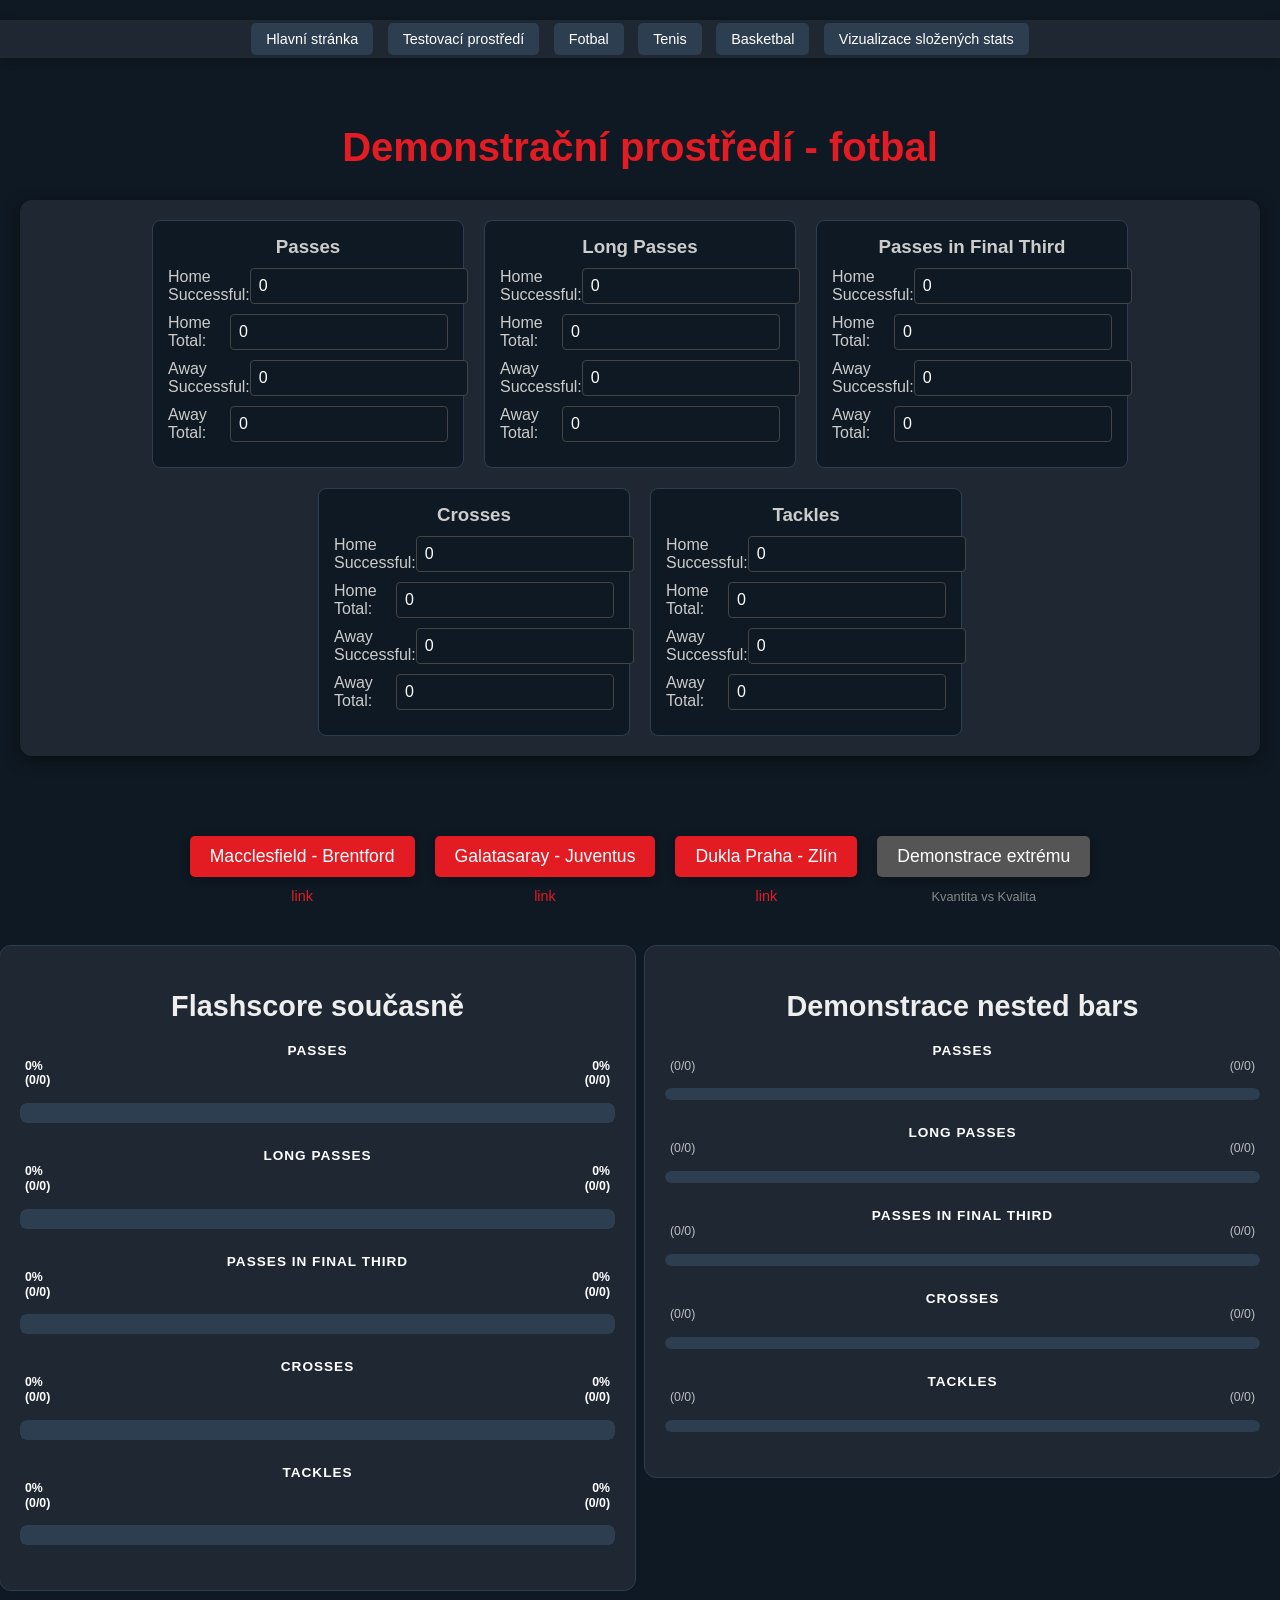
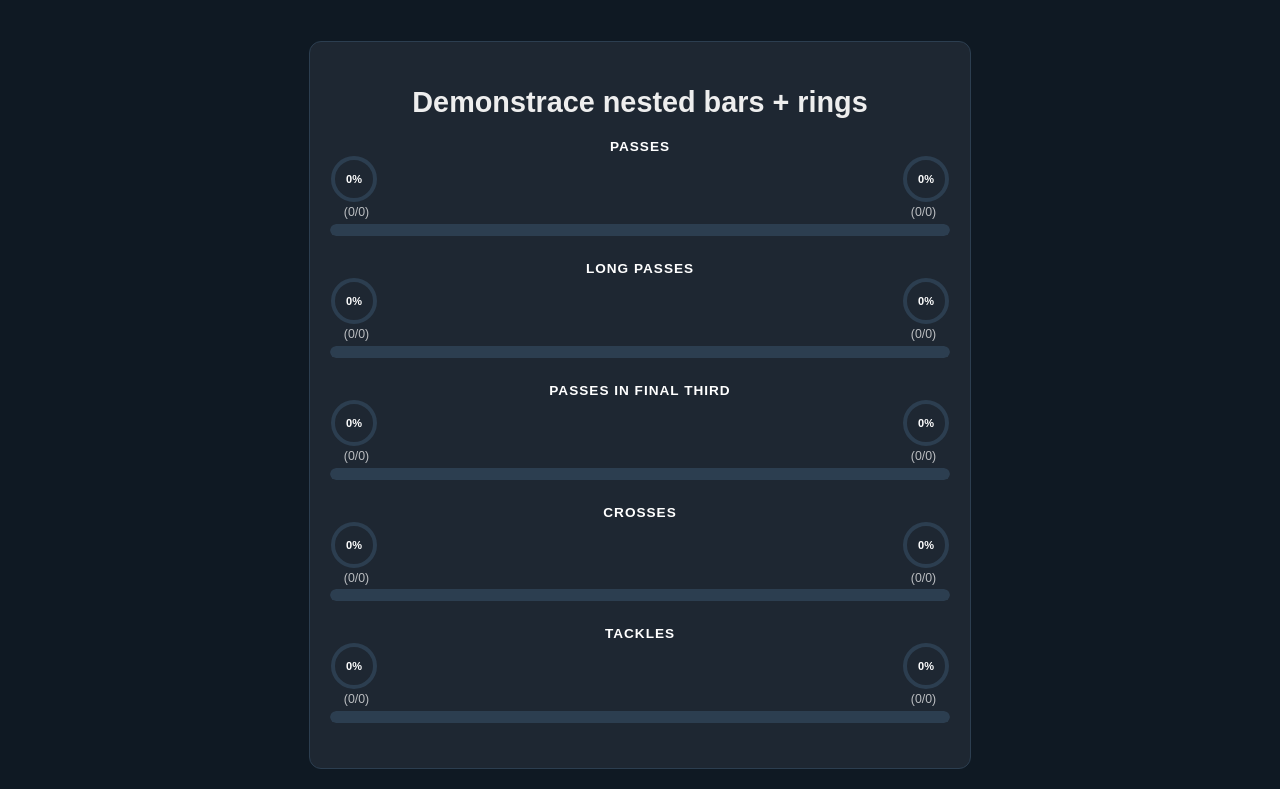
<file: demonstracni_prostredi_fotbal.html>
<!DOCTYPE html>
<html lang="cs">
<head>
    <meta charset="UTF-8">
    <meta name="viewport" content="width=device-width, initial-scale=1.0">
    <title>Demonstrační prostředí - fotbal</title>
    <link rel="stylesheet" href="shared-styles.css">
    <style>
        body {
            font-family: -apple-system, BlinkMacSystemFont, "Segoe UI", Roboto, Helvetica, Arial, sans-serif;
            background-color: #0f1923;
            color: white;
            display: flex;
            flex-direction: column;
            align-items: center;
            min-height: 100vh;
            margin: 0;
            padding-top: 20px;
        }

        /* --- Navigation Bar --- */
        .navigation-bar {
            width: 100%;
            background-color: #1e2732;
            padding: 10px 0;
            text-align: center;
            margin-bottom: 20px;
            box-shadow: 0 2px 10px rgba(0,0,0,0.3);
        }
        .navigation-bar .nav-button {
            background-color: #2c3e50; /* Darker tone */
            color: white;
            padding: 8px 15px;
            margin: 0 5px;
            border: none;
            border-radius: 5px;
            font-size: 0.9em;
            cursor: pointer;
            text-decoration: none;
            transition: background-color 0.3s ease;
        }
        .navigation-bar .nav-button:hover {
            background-color: #34495e;
        }

        /* --- Demo Page Specific Layout --- */
        .demo-container {
            width: 100%;
            max-width: 1350px;
            padding: 20px;
            box-sizing: border-box;
            display: flex;
            flex-direction: column;
            align-items: center;
        }

        .demo-container h1 {
            font-size: 2.5em;
            margin-bottom: 30px;
            color: #e31b23;
            text-align: center;
        }

        .stats-input-section {
            background: #1e2732;
            padding: 20px;
            border-radius: 12px;
            margin-bottom: 40px;
            width: 100%;
            max-width: 1200px;
            box-shadow: 0 4px 15px rgba(0,0,0,0.5);
            display: flex;
            flex-wrap: wrap;
            justify-content: center;
            gap: 20px;
        }

        .stat-input-group {
            border: 1px solid #2c3e50;
            border-radius: 8px;
            padding: 15px;
            background: #0f1923;
            flex: 1 1 calc(25% - 20px);
            min-width: 180px;
            max-width: 280px;
        }

        .stat-input-group h3 {
            margin-top: 0;
            margin-bottom: 10px;
            color: #ccc;
            text-align: center;
        }

        .input-row {
            display: flex;
            justify-content: space-between;
            align-items: center;
            margin-bottom: 10px;
        }

        .input-row label {
            flex-basis: 50%;
            margin-bottom: 0;
            font-size: 1em;
            color: #ccc;
        }

        .input-row input[type="number"] {
            flex-basis: 45%;
            padding: 8px;
            border: 1px solid #444;
            border-radius: 4px;
            background-color: #0f1923;
            color: white;
            font-size: 1em;
        }

        .visualizations-section {
            display: grid;
            grid-template-columns: 1fr 1fr;
            justify-items: center;
            align-items: flex-start;
            gap: 50px; /* Increased gap from 30px to 50px */
            width: 100%;
            max-width: 1350px; /* Increased container width to accommodate larger gap */
            margin-top: 20px;
        }

        .visualization-column-wrapper {
            display: flex;
            flex-direction: column;
            align-items: center;
            width: 100%;
            max-width: 620px; /* Slightly reduced width for better spacing */
            border: 1px solid #2c3e50;
            border-radius: 12px;
            padding: 20px;
            background: #1e2732;
        }

        .visualization-column-wrapper.full-width {
            grid-column: 1 / span 2;
        }

        .visualization-header {
            margin-bottom: 20px;
            font-size: 1.8em;
            color: #eee;
            text-align: center;
        }
        
        .column-content {
            display: flex;
            flex-direction: column;
            align-items: center;
            width: 100%;
        }

        .stat-group {
            width: 100%;
            box-sizing: border-box;
            background: transparent;
            padding: 0;
            margin-bottom: 20px;
        }

        .prefill-button {
            background-color: #e31b23;
            color: white;
            padding: 10px 20px;
            border: none;
            border-radius: 5px;
            font-size: 1.1em;
            cursor: pointer;
            margin-top: 20px;
            transition: background-color 0.3s ease;
            box-shadow: 0 2px 10px rgba(0,0,0,0.3);
        }
        .prefill-button:hover {
            background-color: #c01a22;
        }
    </style>
</head>
<body>
    <div class="navigation-bar">
        <a href="index.html" class="nav-button">Hlavní stránka</a>
        <a href="testovaci_prostredi.html" class="nav-button">Testovací prostředí</a>
        <a href="demonstracni_prostredi_fotbal.html" class="nav-button">Fotbal</a>
        <a href="demonstracni_prostredi_tenis.html" class="nav-button">Tenis</a>
        <a href="demonstracni_prostredi_basketbal.html" class="nav-button">Basketbal</a>
        <a href="vizualizace_slozenych_stats.html" class="nav-button">Vizualizace složených stats</a>
    </div>

    <div class="demo-container">
        <h1>Demonstrační prostředí - fotbal</h1>

        <div class="stats-input-section">
            <div class="stat-input-group">
                <h3>Passes</h3>
                <div class="input-row">
                    <label for="passesHomeSuccessful">Home Successful:</label>
                    <input type="number" id="passesHomeSuccessful" value="0" oninput="updateDemo()">
                </div>
                <div class="input-row">
                    <label for="passesHomeTotal">Home Total:</label>
                    <input type="number" id="passesHomeTotal" value="0" oninput="updateDemo()">
                </div>
                <div class="input-row">
                    <label for="passesAwaySuccessful">Away Successful:</label>
                    <input type="number" id="passesAwaySuccessful" value="0" oninput="updateDemo()">
                </div>
                <div class="input-row">
                    <label for="passesAwayTotal">Away Total:</label>
                    <input type="number" id="passesAwayTotal" value="0" oninput="updateDemo()">
                </div>
            </div>

            <div class="stat-input-group">
                <h3>Long Passes</h3>
                <div class="input-row">
                    <label for="longPassesHomeSuccessful">Home Successful:</label>
                    <input type="number" id="longPassesHomeSuccessful" value="0" oninput="updateDemo()">
                </div>
                <div class="input-row">
                    <label for="longPassesHomeTotal">Home Total:</label>
                    <input type="number" id="longPassesHomeTotal" value="0" oninput="updateDemo()">
                </div>
                <div class="input-row">
                    <label for="longPassesAwaySuccessful">Away Successful:</label>
                    <input type="number" id="longPassesAwaySuccessful" value="0" oninput="updateDemo()">
                </div>
                <div class="input-row">
                    <label for="longPassesAwayTotal">Away Total:</label>
                    <input type="number" id="longPassesAwayTotal" value="0" oninput="updateDemo()">
                </div>
            </div>

            <div class="stat-input-group">
                <h3>Passes in Final Third</h3>
                <div class="input-row">
                    <label for="finalThirdHomeSuccessful">Home Successful:</label>
                    <input type="number" id="finalThirdHomeSuccessful" value="0" oninput="updateDemo()">
                </div>
                <div class="input-row">
                    <label for="finalThirdHomeTotal">Home Total:</label>
                    <input type="number" id="finalThirdHomeTotal" value="0" oninput="updateDemo()">
                </div>
                <div class="input-row">
                    <label for="finalThirdAwaySuccessful">Away Successful:</label>
                    <input type="number" id="finalThirdAwaySuccessful" value="0" oninput="updateDemo()">
                </div>
                <div class="input-row">
                    <label for="finalThirdAwayTotal">Away Total:</label>
                    <input type="number" id="finalThirdAwayTotal" value="0" oninput="updateDemo()">
                </div>
            </div>

            <div class="stat-input-group">
                <h3>Crosses</h3>
                <div class="input-row">
                    <label for="crossesHomeSuccessful">Home Successful:</label>
                    <input type="number" id="crossesHomeSuccessful" value="0" oninput="updateDemo()">
                </div>
                <div class="input-row">
                    <label for="crossesHomeTotal">Home Total:</label>
                    <input type="number" id="crossesHomeTotal" value="0" oninput="updateDemo()">
                </div>
                <div class="input-row">
                    <label for="crossesAwaySuccessful">Away Successful:</label>
                    <input type="number" id="crossesAwaySuccessful" value="0" oninput="updateDemo()">
                </div>
                <div class="input-row">
                    <label for="crossesAwayTotal">Away Total:</label>
                    <input type="number" id="crossesAwayTotal" value="0" oninput="updateDemo()">
                </div>
            </div>

            <div class="stat-input-group">
                <h3>Tackles</h3>
                <div class="input-row">
                    <label for="tacklesHomeSuccessful">Home Successful:</label>
                    <input type="number" id="tacklesHomeSuccessful" value="0" oninput="updateDemo()">
                </div>
                <div class="input-row">
                    <label for="tacklesHomeTotal">Home Total:</label>
                    <input type="number" id="tacklesHomeTotal" value="0" oninput="updateDemo()">
                </div>
                <div class="input-row">
                    <label for="tacklesAwaySuccessful">Away Successful:</label>
                    <input type="number" id="tacklesAwaySuccessful" value="0" oninput="updateDemo()">
                </div>
                <div class="input-row">
                    <label for="tacklesAwayTotal">Away Total:</label>
                    <input type="number" id="tacklesAwayTotal" value="0" oninput="updateDemo()">
                </div>
            </div>
        </div>

        <div class="prefill-buttons-container" style="display: flex; flex-wrap: wrap; justify-content: center; gap: 20px; margin-top: 20px; margin-bottom: 20px;">
            <div class="prefill-button-group" style="text-align: center;">
                <button class="prefill-button" onclick="prefillStats('macclesfieldBrentford')">Macclesfield - Brentford</button>
                <div class="match-link-container" style="text-align: center; margin-top: 10px;">
                    <a id="matchLink" href="https://www.flashscore.com/match/football/brentford-xYe7DwID/macclesfield-WYFXQ1KH/summary/stats/overall/?mid=8SppauQj" target="_blank" style="color: #e31b23; text-decoration: none; font-size: 0.9em;">link</a>
                </div>
            </div>
            
            <div class="prefill-button-group" style="text-align: center;">
                <button class="prefill-button" onclick="prefillStats('galatasarayJuventus')">Galatasaray - Juventus</button>
                <div class="match-link-container" style="text-align: center; margin-top: 10px;">
                    <a href="https://www.flashscore.com/match/football/galatasaray-riaqqurF/juventus-C06aJvIB/summary/stats/overall/?mid=jJa9kFZ1" target="_blank" style="color: #e31b23; text-decoration: none; font-size: 0.9em;">link</a>
                </div>
            </div>

            <div class="prefill-button-group" style="text-align: center;">
                <button class="prefill-button" onclick="prefillStats('duklaPrahaZlin')">Dukla Praha - Zlín</button>
                <div class="match-link-container" style="text-align: center; margin-top: 10px;">
                    <a href="https://www.livesport.cz/zapas/fotbal/dukla-praha-tKH71vSe/zlin-C09N1Ikd/prehled/stats/celkem/?mid=KdL7jmGG" target="_blank" style="color: #e31b23; text-decoration: none; font-size: 0.9em;">link</a>
                </div>
            </div>

            <div class="prefill-button-group" style="text-align: center;">
                <button class="prefill-button" style="background-color: #555;" onclick="prefillStats('extremeDemo')">Demonstrace extrému</button>
                <div class="match-link-container" style="text-align: center; margin-top: 10px;">
                    <span style="color: #888; font-size: 0.8em;">Kvantita vs Kvalita</span>
                </div>
            </div>
        </div>

        <div class="visualizations-section" id="visualizationsGrid">
            <div class="visualization-column-wrapper">
                <h2 class="simulator-title visualization-header">Flashscore současně</h2>
                <div id="flashscoreBarsContainer" class="column-content force-nested-height"></div>
            </div>
            <div class="visualization-column-wrapper">
                <h2 class="simulator-title visualization-header">Demonstrace nested bars</h2>
                <div id="nestedBarsContainer" class="column-content"></div>
            </div>
            <div class="visualization-column-wrapper full-width">
                <h2 class="simulator-title visualization-header">Demonstrace nested bars + rings</h2>
                <div id="nestedBarsWithRingsContainer" class="column-content"></div>
            </div>
        </div>
    </div>

    <script src="shared-logic.js"></script>
    <script>
        function updateDemo() {
            const stats = [
                { name: 'Passes', idPrefix: 'passes' },
                { name: 'Long Passes', idPrefix: 'longPasses' },
                { name: 'Passes in Final Third', idPrefix: 'finalThird' },
                { name: 'Crosses', idPrefix: 'crosses' },
                { name: 'Tackles', idPrefix: 'tackles' }
            ];

            stats.forEach(stat => {
                const homeSuccessful = parseInt(document.getElementById(`${stat.idPrefix}HomeSuccessful`).value) || 0;
                const homeTotal = parseInt(document.getElementById(`${stat.idPrefix}HomeTotal`).value) || 0;
                const awaySuccessful = parseInt(document.getElementById(`${stat.idPrefix}AwaySuccessful`).value) || 0; 
                const awayTotal = parseInt(document.getElementById(`${stat.idPrefix}AwayTotal`).value) || 0;

                StatsUtils.updateFlashscoreBars(stat.idPrefix, homeSuccessful, homeTotal, awaySuccessful, awayTotal);
                StatsUtils.updateNestedBars(stat.idPrefix, homeSuccessful, homeTotal, awaySuccessful, awayTotal);
                StatsUtils.updateNestedBarsWithRings(stat.idPrefix, homeSuccessful, homeTotal, awaySuccessful, awayTotal);
            });
        }

        function prefillStats(matchKey) {
            const allMatchData = {
                'macclesfieldBrentford': {
                    link: "https://www.flashscore.com/match/football/brentford-xYe7DwID/macclesfield-WYFXQ1KH/summary/stats/overall/?mid=8SppauQj",
                    data: {
                        passes: { homeSuccessful: 71, homeTotal: 165, awaySuccessful: 390, awayTotal: 480 },
                        longPasses: { homeSuccessful: 10, homeTotal: 60, awaySuccessful: 40, awayTotal: 88 },
                        finalThird: { homeSuccessful: 28, homeTotal: 95, awaySuccessful: 121, awayTotal: 161 },
                        crosses: { homeSuccessful: 4, homeTotal: 13, awaySuccessful: 9, awayTotal: 32 },
                        tackles: { homeSuccessful: 9, homeTotal: 18, awaySuccessful: 9, awayTotal: 11 }
                    }
                },
                'galatasarayJuventus': {
                    link: "https://www.flashscore.com/match/football/galatasaray-riaqqurF/juventus-C06aJvIB/summary/stats/overall/?mid=jJa9kFZ1",
                    data: {
                        passes: { homeSuccessful: 434, homeTotal: 492, awaySuccessful: 243, awayTotal: 304 },
                        longPasses: { homeSuccessful: 19, homeTotal: 39, awaySuccessful: 17, awayTotal: 37 },
                        finalThird: { homeSuccessful: 132, homeTotal: 155, awaySuccessful: 54, awayTotal: 74 },
                        crosses: { homeSuccessful: 10, homeTotal: 29, awaySuccessful: 2, awayTotal: 15 },
                        tackles: { homeSuccessful: 9, homeTotal: 14, awaySuccessful: 5, awayTotal: 8 }
                    }
                },
                'duklaPrahaZlin': {
                    link: "https://www.livesport.cz/zapas/fotbal/dukla-praha-tKH71vSe/zlin-C09N1Ikd/prehled/stats/celkem/?mid=KdL7jmGG",
                    data: {
                        passes: { homeSuccessful: 278, homeTotal: 375, awaySuccessful: 141, awayTotal: 238 },
                        longPasses: { homeSuccessful: 17, homeTotal: 57, awaySuccessful: 20, awayTotal: 63 },
                        finalThird: { homeSuccessful: 83, homeTotal: 130, awaySuccessful: 30, awayTotal: 78 },
                        crosses: { homeSuccessful: 7, homeTotal: 20, awaySuccessful: 6, awayTotal: 16 },
                        tackles: { homeSuccessful: 7, homeTotal: 8, awaySuccessful: 5, awayTotal: 10 }
                    }
                },
                'extremeDemo': {
                    link: "#",
                    data: {
                        passes: { homeSuccessful: 150, homeTotal: 600, awaySuccessful: 200, awayTotal: 250 },
                        longPasses: { homeSuccessful: 5, homeTotal: 80, awaySuccessful: 15, awayTotal: 20 },
                        finalThird: { homeSuccessful: 10, homeTotal: 120, awaySuccessful: 25, awayTotal: 35 },
                        crosses: { homeSuccessful: 1, homeTotal: 45, awaySuccessful: 6, awayTotal: 12 },
                        tackles: { homeSuccessful: 4, homeTotal: 35, awaySuccessful: 12, awayTotal: 15 }
                    }
                }
            };

            const selectedMatch = allMatchData[matchKey];
            if (!selectedMatch) return;

            const dataToPrefill = selectedMatch.data;
            for (const statPrefix in dataToPrefill) {
                const values = dataToPrefill[statPrefix];
                document.getElementById(`${statPrefix}HomeSuccessful`).value = values.homeSuccessful;
                document.getElementById(`${statPrefix}HomeTotal`).value = values.homeTotal;
                document.getElementById(`${statPrefix}AwaySuccessful`).value = values.awaySuccessful;
                document.getElementById(`${statPrefix}AwayTotal`).value = values.awayTotal;
            }
            const matchLinkElement = document.getElementById('matchLink');
            if (matchLinkElement) matchLinkElement.href = selectedMatch.link;

            updateDemo();
        }

        document.addEventListener('DOMContentLoaded', () => {
            const statsDefinitions = [
                { name: 'Passes', idPrefix: 'passes' },
                { name: 'Long Passes', idPrefix: 'longPasses' },
                { name: 'Passes in Final Third', idPrefix: 'finalThird' },
                { name: 'Crosses', idPrefix: 'crosses' },
                { name: 'Tackles', idPrefix: 'tackles' }
            ];

            const flashscoreBarsContainer = document.getElementById('flashscoreBarsContainer');
            const nestedBarsContainer = document.getElementById('nestedBarsContainer');
            const nestedBarsWithRingsContainer = document.getElementById('nestedBarsWithRingsContainer');

            statsDefinitions.forEach(stat => {
                const flashscoreStatGroup = document.createElement('div');
                flashscoreStatGroup.className = 'stat-group';
                flashscoreStatGroup.innerHTML = StatsUtils.generateFlashscoreBarHtml(stat.name, stat.idPrefix);
                flashscoreBarsContainer.appendChild(flashscoreStatGroup);

                const nestedStatGroup = document.createElement('div');
                nestedStatGroup.className = 'stat-group';
                nestedStatGroup.innerHTML = StatsUtils.generateNestedBarHtml(stat.name, stat.idPrefix);
                nestedBarsContainer.appendChild(nestedStatGroup);

                const nestedWithRingsStatGroup = document.createElement('div');
                nestedWithRingsStatGroup.className = 'stat-group';
                nestedWithRingsStatGroup.innerHTML = StatsUtils.generateNestedBarWithRingsHtml(stat.name, stat.idPrefix);
                nestedBarsWithRingsContainer.appendChild(nestedWithRingsStatGroup);
            });
            
            updateDemo();
        });
    </script>
</body>
</html>
</file>
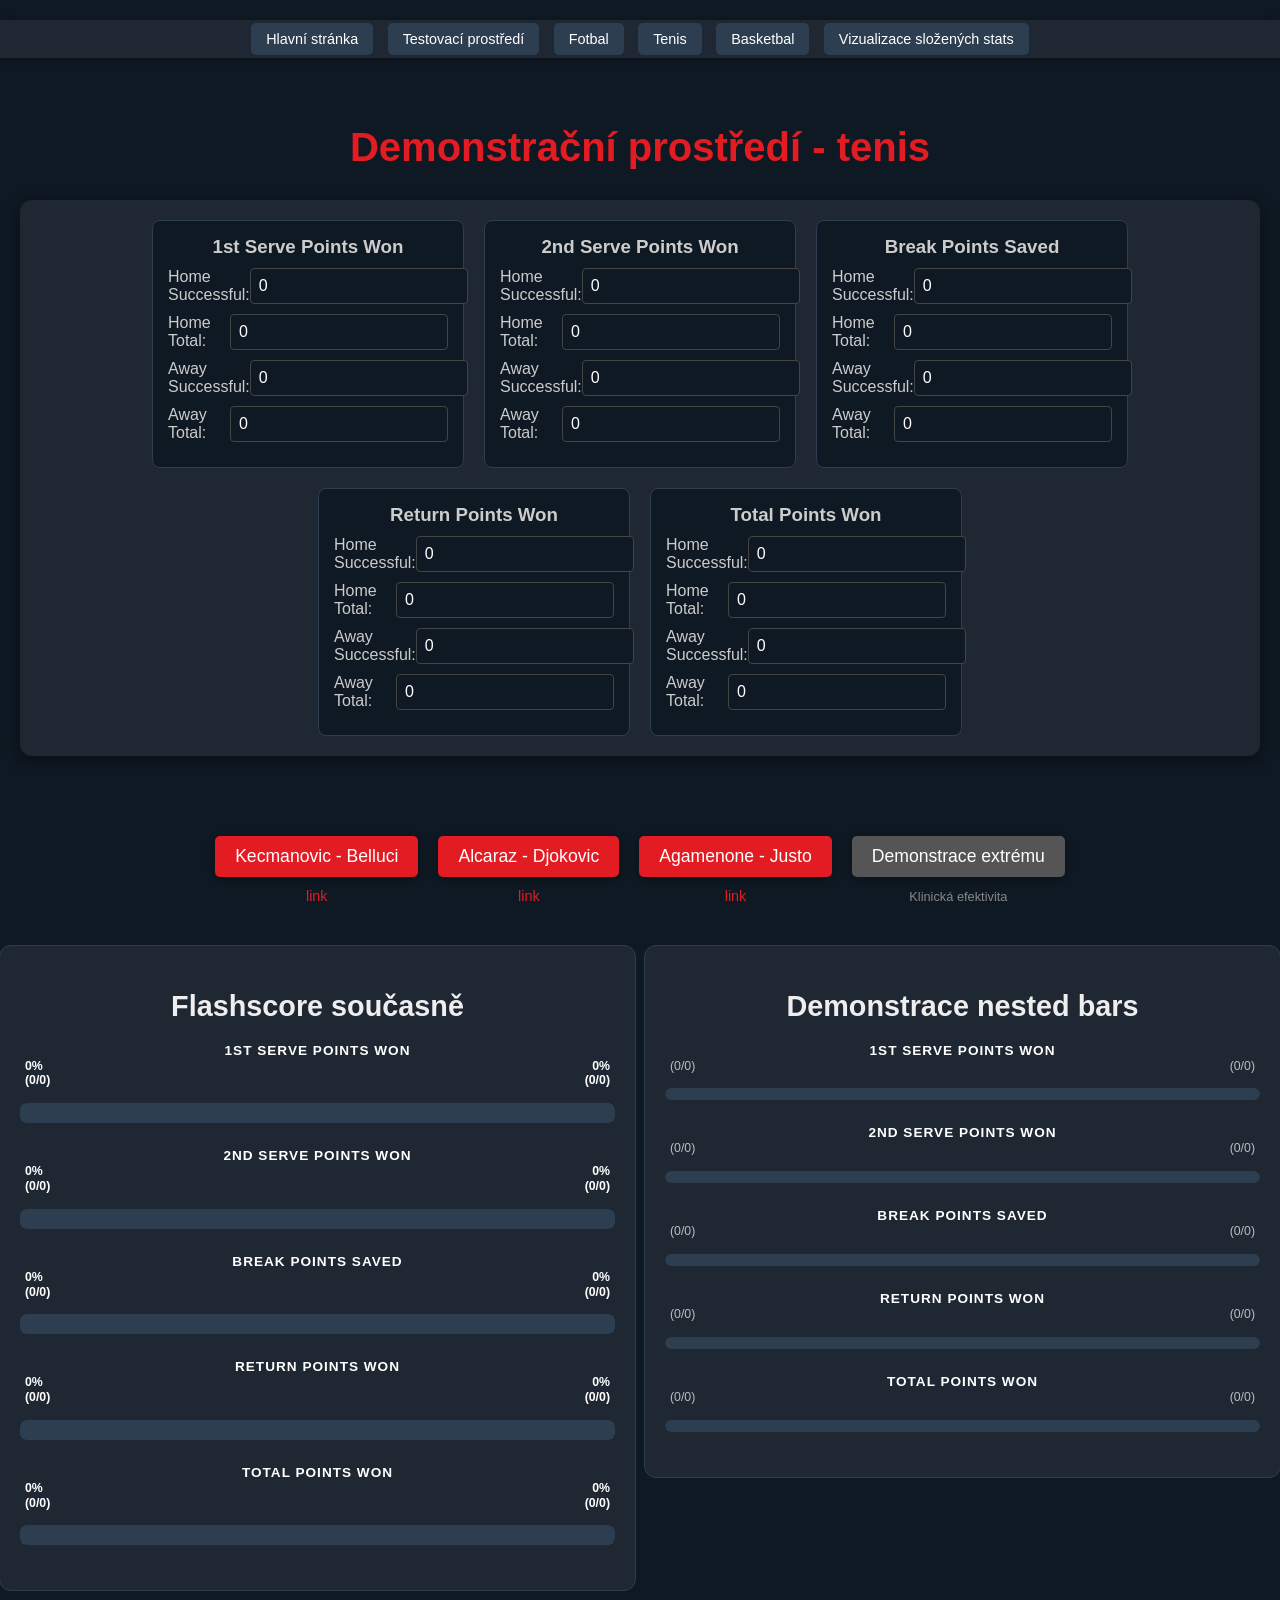
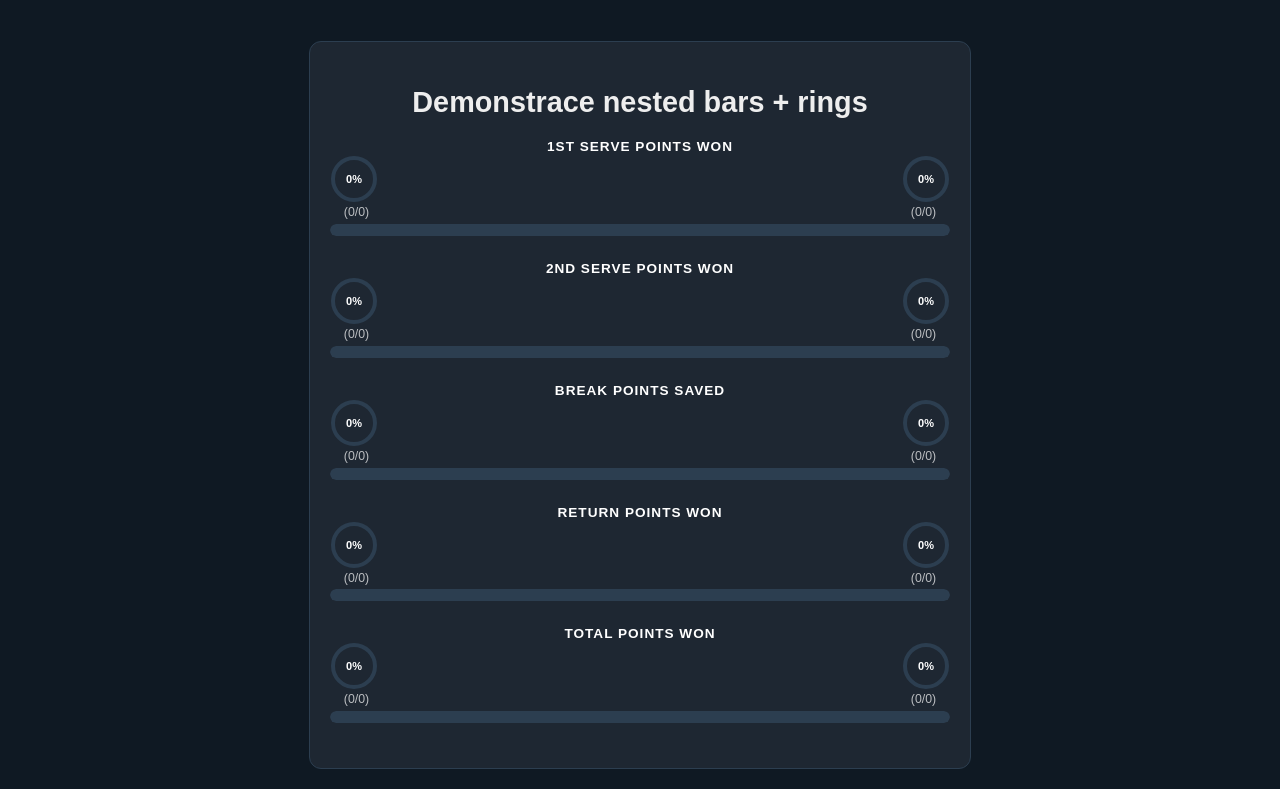
<file: demonstracni_prostredi_tenis.html>
<!DOCTYPE html>
<html lang="cs">
<head>
    <meta charset="UTF-8">
    <meta name="viewport" content="width=device-width, initial-scale=1.0">
    <title>Demonstrační prostředí - tenis</title>
    <link rel="stylesheet" href="shared-styles.css">
    <style>
        body {
            font-family: -apple-system, BlinkMacSystemFont, "Segoe UI", Roboto, Helvetica, Arial, sans-serif;
            background-color: #0f1923;
            color: white;
            display: flex;
            flex-direction: column;
            align-items: center;
            min-height: 100vh;
            margin: 0;
            padding-top: 20px;
        }

        /* --- Navigation Bar --- */
        .navigation-bar {
            width: 100%;
            background-color: #1e2732;
            padding: 10px 0;
            text-align: center;
            margin-bottom: 20px;
            box-shadow: 0 2px 10px rgba(0,0,0,0.3);
        }
        .navigation-bar .nav-button {
            background-color: #2c3e50; /* Darker tone */
            color: white;
            padding: 8px 15px;
            margin: 0 5px;
            border: none;
            border-radius: 5px;
            font-size: 0.9em;
            cursor: pointer;
            text-decoration: none;
            transition: background-color 0.3s ease;
        }
        .navigation-bar .nav-button:hover {
            background-color: #34495e;
        }

        /* --- Demo Page Specific Layout --- */
        .demo-container {
            width: 100%;
            max-width: 1350px;
            padding: 20px;
            box-sizing: border-box;
            display: flex;
            flex-direction: column;
            align-items: center;
        }

        .demo-container h1 {
            font-size: 2.5em;
            margin-bottom: 30px;
            color: #e31b23;
            text-align: center;
        }

        .stats-input-section {
            background: #1e2732;
            padding: 20px;
            border-radius: 12px;
            margin-bottom: 40px;
            width: 100%;
            max-width: 1200px;
            box-shadow: 0 4px 15px rgba(0,0,0,0.5);
            display: flex;
            flex-wrap: wrap;
            justify-content: center;
            gap: 20px;
        }

        .stat-input-group {
            border: 1px solid #2c3e50;
            border-radius: 8px;
            padding: 15px;
            background: #0f1923;
            flex: 1 1 calc(25% - 20px);
            min-width: 180px;
            max-width: 280px;
        }

        .stat-input-group h3 {
            margin-top: 0;
            margin-bottom: 10px;
            color: #ccc;
            text-align: center;
        }

        .input-row {
            display: flex;
            justify-content: space-between;
            align-items: center;
            margin-bottom: 10px;
        }

        .input-row label {
            flex-basis: 50%;
            margin-bottom: 0;
            font-size: 1em;
            color: #ccc;
        }

        .input-row input[type="number"] {
            flex-basis: 45%;
            padding: 8px;
            border: 1px solid #444;
            border-radius: 4px;
            background-color: #0f1923;
            color: white;
            font-size: 1em;
        }

        .visualizations-section {
            display: grid;
            grid-template-columns: 1fr 1fr;
            justify-items: center;
            align-items: flex-start;
            gap: 50px;
            width: 100%;
            max-width: 1350px;
            margin-top: 20px;
        }

        .visualization-column-wrapper {
            display: flex;
            flex-direction: column;
            align-items: center;
            width: 100%;
            max-width: 620px;
            border: 1px solid #2c3e50;
            border-radius: 12px;
            padding: 20px;
            background: #1e2732;
        }

        .visualization-column-wrapper.full-width {
            grid-column: 1 / span 2;
        }

        .visualization-header {
            margin-bottom: 20px;
            font-size: 1.8em;
            color: #eee;
            text-align: center;
        }
        
        .column-content {
            display: flex;
            flex-direction: column;
            align-items: center;
            width: 100%;
        }

        .stat-group {
            width: 100%;
            box-sizing: border-box;
            background: transparent;
            padding: 0;
            margin-bottom: 20px;
        }

        .prefill-button {
            background-color: #e31b23;
            color: white;
            padding: 10px 20px;
            border: none;
            border-radius: 5px;
            font-size: 1.1em;
            cursor: pointer;
            margin-top: 20px;
            transition: background-color 0.3s ease;
            box-shadow: 0 2px 10px rgba(0,0,0,0.3);
        }
        .prefill-button:hover {
            background-color: #c01a22;
        }
    </style>
</head>
<body>
    <div class="navigation-bar">
        <a href="index.html" class="nav-button">Hlavní stránka</a>
        <a href="testovaci_prostredi.html" class="nav-button">Testovací prostředí</a>
        <a href="demonstracni_prostredi_fotbal.html" class="nav-button">Fotbal</a>
        <a href="demonstracni_prostredi_tenis.html" class="nav-button">Tenis</a>
        <a href="demonstracni_prostredi_basketbal.html" class="nav-button">Basketbal</a>
        <a href="vizualizace_slozenych_stats.html" class="nav-button">Vizualizace složených stats</a>
    </div>

    <div class="demo-container">
        <h1>Demonstrační prostředí - tenis</h1>

        <div class="stats-input-section">
            <div class="stat-input-group">
                <h3>1st Serve Points Won</h3>
                <div class="input-row">
                    <label for="firstServeHomeSuccessful">Home Successful:</label>
                    <input type="number" id="firstServeHomeSuccessful" value="0" oninput="updateDemo()">
                </div>
                <div class="input-row">
                    <label for="firstServeHomeTotal">Home Total:</label>
                    <input type="number" id="firstServeHomeTotal" value="0" oninput="updateDemo()">
                </div>
                <div class="input-row">
                    <label for="firstServeAwaySuccessful">Away Successful:</label>
                    <input type="number" id="firstServeAwaySuccessful" value="0" oninput="updateDemo()">
                </div>
                <div class="input-row">
                    <label for="firstServeAwayTotal">Away Total:</label>
                    <input type="number" id="firstServeAwayTotal" value="0" oninput="updateDemo()">
                </div>
            </div>

            <div class="stat-input-group">
                <h3>2nd Serve Points Won</h3>
                <div class="input-row">
                    <label for="secondServeHomeSuccessful">Home Successful:</label>
                    <input type="number" id="secondServeHomeSuccessful" value="0" oninput="updateDemo()">
                </div>
                <div class="input-row">
                    <label for="secondServeHomeTotal">Home Total:</label>
                    <input type="number" id="secondServeHomeTotal" value="0" oninput="updateDemo()">
                </div>
                <div class="input-row">
                    <label for="secondServeAwaySuccessful">Away Successful:</label>
                    <input type="number" id="secondServeAwaySuccessful" value="0" oninput="updateDemo()">
                </div>
                <div class="input-row">
                    <label for="secondServeAwayTotal">Away Total:</label>
                    <input type="number" id="secondServeAwayTotal" value="0" oninput="updateDemo()">
                </div>
            </div>

            <div class="stat-input-group">
                <h3>Break Points Saved</h3>
                <div class="input-row">
                    <label for="breakPointsSavedHomeSuccessful">Home Successful:</label>
                    <input type="number" id="breakPointsSavedHomeSuccessful" value="0" oninput="updateDemo()">
                </div>
                <div class="input-row">
                    <label for="breakPointsSavedHomeTotal">Home Total:</label>
                    <input type="number" id="breakPointsSavedHomeTotal" value="0" oninput="updateDemo()">
                </div>
                <div class="input-row">
                    <label for="breakPointsSavedAwaySuccessful">Away Successful:</label>
                    <input type="number" id="breakPointsSavedAwaySuccessful" value="0" oninput="updateDemo()">
                </div>
                <div class="input-row">
                    <label for="breakPointsSavedAwayTotal">Away Total:</label>
                    <input type="number" id="breakPointsSavedAwayTotal" value="0" oninput="updateDemo()">
                </div>
            </div>

            <div class="stat-input-group">
                <h3>Return Points Won</h3>
                <div class="input-row">
                    <label for="returnPointsHomeSuccessful">Home Successful:</label>
                    <input type="number" id="returnPointsHomeSuccessful" value="0" oninput="updateDemo()">
                </div>
                <div class="input-row">
                    <label for="returnPointsHomeTotal">Home Total:</label>
                    <input type="number" id="returnPointsHomeTotal" value="0" oninput="updateDemo()">
                </div>
                <div class="input-row">
                    <label for="returnPointsAwaySuccessful">Away Successful:</label>
                    <input type="number" id="returnPointsAwaySuccessful" value="0" oninput="updateDemo()">
                </div>
                <div class="input-row">
                    <label for="returnPointsAwayTotal">Away Total:</label>
                    <input type="number" id="returnPointsAwayTotal" value="0" oninput="updateDemo()">
                </div>
            </div>

            <div class="stat-input-group">
                <h3>Total Points Won</h3>
                <div class="input-row">
                    <label for="totalPointsHomeSuccessful">Home Successful:</label>
                    <input type="number" id="totalPointsHomeSuccessful" value="0" oninput="updateDemo()">
                </div>
                <div class="input-row">
                    <label for="totalPointsHomeTotal">Home Total:</label>
                    <input type="number" id="totalPointsHomeTotal" value="0" oninput="updateDemo()">
                </div>
                <div class="input-row">
                    <label for="totalPointsAwaySuccessful">Away Successful:</label>
                    <input type="number" id="totalPointsAwaySuccessful" value="0" oninput="updateDemo()">
                </div>
                <div class="input-row">
                    <label for="totalPointsAwayTotal">Away Total:</label>
                    <input type="number" id="totalPointsAwayTotal" value="0" oninput="updateDemo()">
                </div>
            </div>
        </div>

        <div class="prefill-buttons-container" style="display: flex; flex-wrap: wrap; justify-content: center; gap: 20px; margin-top: 20px; margin-bottom: 20px;">
            <div class="prefill-button-group" style="text-align: center;">
                <button class="prefill-button" onclick="prefillStats('kecmanovicBelluci')">Kecmanovic - Belluci</button>
                <div class="match-link-container" style="text-align: center; margin-top: 10px;">
                    <a id="matchLink" href="https://www.flashscore.com/match/tennis/bellucci-mattia-M9pojLqi/kecmanovic-miomir-MTQ5CPOR/summary/stats/overall/?mid=Cb1uFtBt" target="_blank" style="color: #e31b23; text-decoration: none; font-size: 0.9em;">link</a>
                </div>
            </div>
            
            <div class="prefill-button-group" style="text-align: center;">
                <button class="prefill-button" onclick="prefillStats('alcarazDjokovic')">Alcaraz - Djokovic</button>
                <div class="match-link-container" style="text-align: center; margin-top: 10px;">
                    <a href="https://www.flashscore.com/match/tennis/alcaraz-garfia-carlos-UkhgIFEq/djokovic-novak-AZg49Et9/summary/stats/overall/?mid=ETnUIkem" target="_blank" style="color: #e31b23; text-decoration: none; font-size: 0.9em;">link</a>
                </div>
            </div>

            <div class="prefill-button-group" style="text-align: center;">
                <button class="prefill-button" onclick="prefillStats('agamenoneJusto')">Agamenone - Justo</button>
                <div class="match-link-container" style="text-align: center; margin-top: 10px;">
                    <a href="https://www.flashscore.com/match/tennis/agamenone-franco-E9dx5gGD/justo-guido-ivan-CjaTkiTr/summary/stats/overall/?mid=zieKZyQQ" target="_blank" style="color: #e31b23; text-decoration: none; font-size: 0.9em;">link</a>
                </div>
            </div>

            <div class="prefill-button-group" style="text-align: center;">
                <button class="prefill-button" style="background-color: #555;" onclick="prefillStats('extremeDemo')">Demonstrace extrému</button>
                <div class="match-link-container" style="text-align: center; margin-top: 10px;">
                    <span style="color: #888; font-size: 0.8em;">Klinická efektivita</span>
                </div>
            </div>
        </div>

        <div class="visualizations-section" id="visualizationsGrid">
            <div class="visualization-column-wrapper">
                <h2 class="simulator-title visualization-header">Flashscore současně</h2>
                <div id="flashscoreBarsContainer" class="column-content force-nested-height"></div>
            </div>
            <div class="visualization-column-wrapper">
                <h2 class="simulator-title visualization-header">Demonstrace nested bars</h2>
                <div id="nestedBarsContainer" class="column-content"></div>
            </div>
            <div class="visualization-column-wrapper full-width">
                <h2 class="simulator-title visualization-header">Demonstrace nested bars + rings</h2>
                <div id="nestedBarsWithRingsContainer" class="column-content"></div>
            </div>
        </div>
    </div>

    <script src="shared-logic.js"></script>
    <script>
        function updateDemo() {
            const stats = [
                { name: '1st Serve Points Won', idPrefix: 'firstServe' },
                { name: '2nd Serve Points Won', idPrefix: 'secondServe' },
                { name: 'Break Points Saved', idPrefix: 'breakPointsSaved' },
                { name: 'Return Points Won', idPrefix: 'returnPoints' },
                { name: 'Total Points Won', idPrefix: 'totalPoints' }
            ];

            stats.forEach(stat => {
                const homeSuccessful = parseInt(document.getElementById(`${stat.idPrefix}HomeSuccessful`).value) || 0;
                const homeTotal = parseInt(document.getElementById(`${stat.idPrefix}HomeTotal`).value) || 0;
                const awaySuccessful = parseInt(document.getElementById(`${stat.idPrefix}AwaySuccessful`).value) || 0; 
                const awayTotal = parseInt(document.getElementById(`${stat.idPrefix}AwayTotal`).value) || 0;

                StatsUtils.updateFlashscoreBars(stat.idPrefix, homeSuccessful, homeTotal, awaySuccessful, awayTotal);
                StatsUtils.updateNestedBars(stat.idPrefix, homeSuccessful, homeTotal, awaySuccessful, awayTotal);
                StatsUtils.updateNestedBarsWithRings(stat.idPrefix, homeSuccessful, homeTotal, awaySuccessful, awayTotal);
            });
        }

        function prefillStats(matchKey) {
            const allMatchData = {
                'kecmanovicBelluci': {
                    link: "https://www.flashscore.com/match/tennis/bellucci-mattia-M9pojLqi/kecmanovic-miomir-MTQ5CPOR/summary/stats/overall/?mid=Cb1uFtBt",
                    data: {
                        firstServe: { homeSuccessful: 23, homeTotal: 27, awaySuccessful: 18, awayTotal: 29 },
                        secondServe: { homeSuccessful: 13, homeTotal: 15, awaySuccessful: 8, awayTotal: 20 },
                        breakPointsSaved: { homeSuccessful: 0, homeTotal: 0, awaySuccessful: 1, awayTotal: 4 },
                        returnPoints: { homeSuccessful: 23, homeTotal: 49, awaySuccessful: 6, awayTotal: 42 },
                        totalPoints: { homeSuccessful: 59, homeTotal: 91, awaySuccessful: 32, awayTotal: 91 }
                    }
                },
                'alcarazDjokovic': {
                    link: "https://www.flashscore.com/match/tennis/alcaraz-garfia-carlos-UkhgIFEq/djokovic-novak-AZg49Et9/summary/stats/overall/?mid=ETnUIkem",
                    data: {
                        firstServe: { homeSuccessful: 51, homeTotal: 66, awaySuccessful: 56, awayTotal: 85 },
                        secondServe: { homeSuccessful: 20, homeTotal: 35, awaySuccessful: 20, awayTotal: 38 },
                        breakPointsSaved: { homeSuccessful: 4, homeTotal: 6, awaySuccessful: 11, awayTotal: 16 },
                        returnPoints: { homeSuccessful: 47, homeTotal: 123, awaySuccessful: 30, awayTotal: 101 },
                        totalPoints: { homeSuccessful: 118, homeTotal: 224, awaySuccessful: 106, awayTotal: 224 }
                    }
                },
                'agamenoneJusto': {
                    link: "https://www.flashscore.com/match/tennis/agamenone-franco-E9dx5gGD/justo-guido-ivan-CjaTkiTr/summary/stats/overall/?mid=zieKZyQQ",
                    data: {
                        firstServe: { homeSuccessful: 14, homeTotal: 32, awaySuccessful: 17, awayTotal: 29 },
                        secondServe: { homeSuccessful: 8, homeTotal: 25, awaySuccessful: 12, awayTotal: 16 },
                        breakPointsSaved: { homeSuccessful: 4, homeTotal: 10, awaySuccessful: 4, awayTotal: 6 },
                        returnPoints: { homeSuccessful: 16, homeTotal: 45, awaySuccessful: 35, awayTotal: 57 },
                        totalPoints: { homeSuccessful: 38, homeTotal: 102, awaySuccessful: 61, awayTotal: 102 }
                    }
                },
                'extremeDemo': {
                    link: "#",
                    data: {
                        firstServe: { homeSuccessful: 10, homeTotal: 60, awaySuccessful: 25, awayTotal: 30 },
                        secondServe: { homeSuccessful: 5, homeTotal: 40, awaySuccessful: 18, awayTotal: 22 },
                        breakPointsSaved: { homeSuccessful: 1, homeTotal: 18, awaySuccessful: 3, awayTotal: 3 },
                        returnPoints: { homeSuccessful: 15, homeTotal: 110, awaySuccessful: 30, awayTotal: 50 },
                        totalPoints: { homeSuccessful: 50, homeTotal: 250, awaySuccessful: 80, awayTotal: 120 }
                    }
                }
            };

            const selectedMatch = allMatchData[matchKey];
            if (!selectedMatch) return;

            const dataToPrefill = selectedMatch.data;
            for (const statPrefix in dataToPrefill) {
                const values = dataToPrefill[statPrefix];
                document.getElementById(`${statPrefix}HomeSuccessful`).value = values.homeSuccessful;
                document.getElementById(`${statPrefix}HomeTotal`).value = values.homeTotal;
                document.getElementById(`${statPrefix}AwaySuccessful`).value = values.awaySuccessful;
                document.getElementById(`${statPrefix}AwayTotal`).value = values.awayTotal;
            }
            const matchLinkElement = document.getElementById('matchLink');
            if (matchLinkElement) matchLinkElement.href = selectedMatch.link;

            updateDemo();
        }

        document.addEventListener('DOMContentLoaded', () => {
            const statsDefinitions = [
                { name: '1st Serve Points Won', idPrefix: 'firstServe' },
                { name: '2nd Serve Points Won', idPrefix: 'secondServe' },
                { name: 'Break Points Saved', idPrefix: 'breakPointsSaved' },
                { name: 'Return Points Won', idPrefix: 'returnPoints' },
                { name: 'Total Points Won', idPrefix: 'totalPoints' }
            ];

            const flashscoreBarsContainer = document.getElementById('flashscoreBarsContainer');
            const nestedBarsContainer = document.getElementById('nestedBarsContainer');
            const nestedBarsWithRingsContainer = document.getElementById('nestedBarsWithRingsContainer');

            statsDefinitions.forEach(stat => {
                const flashscoreStatGroup = document.createElement('div');
                flashscoreStatGroup.className = 'stat-group';
                flashscoreStatGroup.innerHTML = StatsUtils.generateFlashscoreBarHtml(stat.name, stat.idPrefix);
                flashscoreBarsContainer.appendChild(flashscoreStatGroup);

                const nestedStatGroup = document.createElement('div');
                nestedStatGroup.className = 'stat-group';
                nestedStatGroup.innerHTML = StatsUtils.generateNestedBarHtml(stat.name, stat.idPrefix);
                nestedBarsContainer.appendChild(nestedStatGroup);

                const nestedWithRingsStatGroup = document.createElement('div');
                nestedWithRingsStatGroup.className = 'stat-group';
                nestedWithRingsStatGroup.innerHTML = StatsUtils.generateNestedBarWithRingsHtml(stat.name, stat.idPrefix);
                nestedBarsWithRingsContainer.appendChild(nestedWithRingsStatGroup);
            });
            
            updateDemo();
        });
    </script>
</body>
</html>
</file>
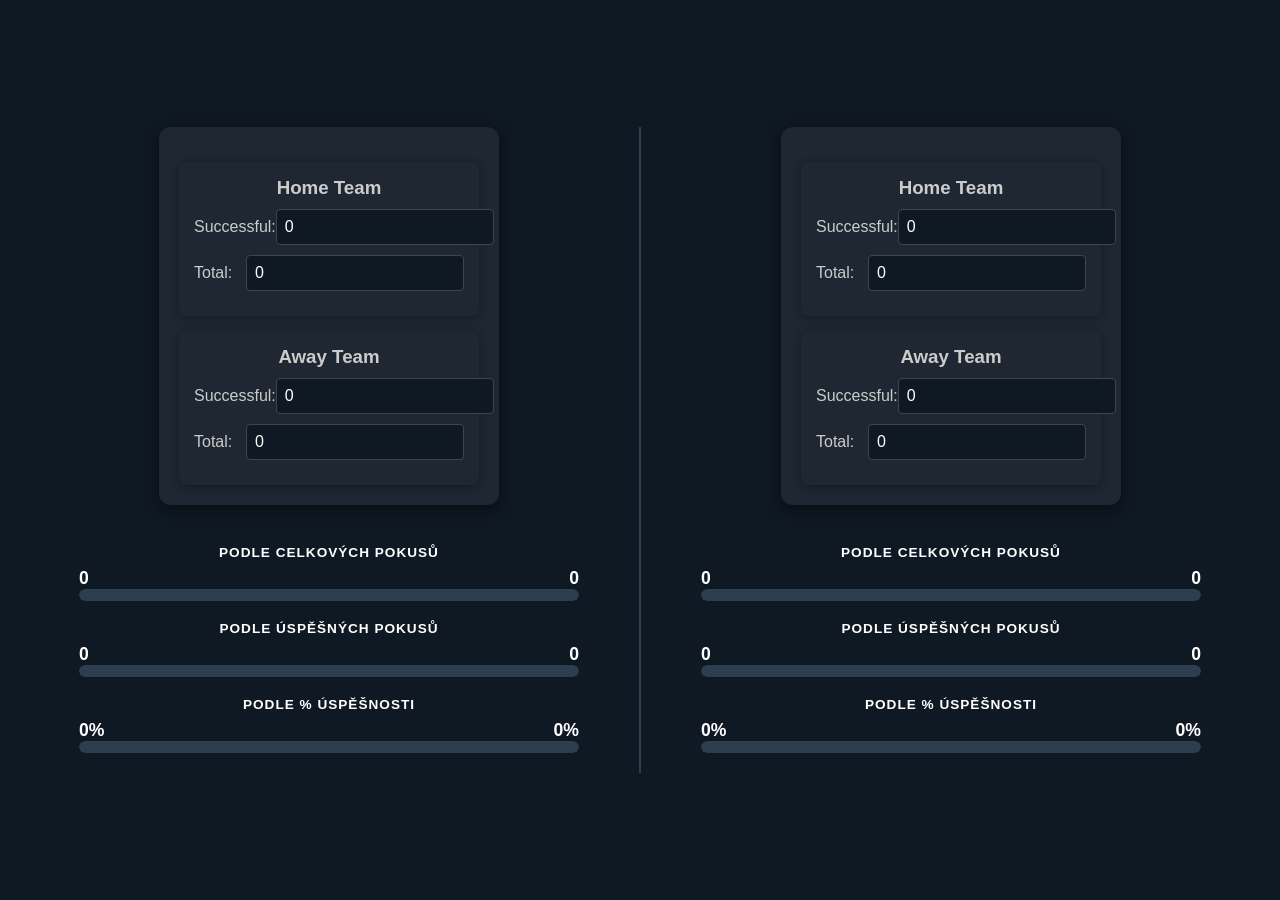
<file: stats.html>
<!DOCTYPE html>
<html lang="cs">
<head>
    <meta charset="UTF-8">
    <meta name="viewport" content="width=device-width, initial-scale=1.0">
    <title>Stats Thermometer Simulator</title>
    <style>
        body {
            font-family: -apple-system, BlinkMacSystemFont, "Segoe UI", Roboto, Helvetica, Arial, sans-serif;
            background-color: #0f1923; /* Tmavé pozadí jako na screenu */
            color: white;
            display: flex;
            flex-direction: column;
            align-items: center;
            justify-content: center;
            height: 100vh;
            margin: 0;
        }

        /* Styles for the main container holding two simulators */
        #app-container {
            display: flex;
            justify-content: center;
            align-items: flex-start; /* Align items to the top if they have different heights */
            gap: 40px; /* Space between simulators */
            padding: 20px;
            box-sizing: border-box;
            width: 100%; /* Take full width */
            max-width: 1200px; /* Limit overall width */
        }

        .simulator-instance {
            display: flex;
            flex-direction: column;
            align-items: center;
            /* Flex-grow to allow expansion, flex-shrink to allow shrinking, flex-basis to set initial size */
            flex: 1 1 45%; /* Each simulator takes roughly 45% of width, allowing gap */
            min-width: 350px; /* Minimum width for each simulator */
            max-width: 500px; /* Max width for each simulator */
        }

        /* Separator style */
        .simulator-separator {
            width: 2px;
            background-color: #2c3e50; /* Dark grey line */
            height: 100%; /* Take full height of app-container content */
            align-self: stretch; /* Make it stretch to fill the height */
            margin: 0 20px;
        }


        .controls {
            background: #1e2732;
            padding: 20px;
            border-radius: 12px;
            margin-bottom: 40px;
            width: 300px;
            box-shadow: 0 4px 15px rgba(0,0,0,0.5);
        }

        .control-group {
            margin-bottom: 15px;
        }

        label {
            display: block;
            margin-bottom: 5px;
            font-size: 0.9em;
            color: #ccc;
        }

        input[type="range"] {
            width: 100%;
            cursor: pointer;
        }

        .values-display {
            display: flex;
            justify-content: space-between;
            margin-bottom: 5px;
            font-weight: bold;
        }

        /* --- VIZUALIZACE TEPLOMĚRU --- */
        .stat-row {
            width: 500px;
            margin-bottom: 20px;
        }

        .stat-title {
            text-align: center;
            font-weight: bold;
            margin-bottom: 8px;
            text-transform: uppercase;
            font-size: 0.85em;
            letter-spacing: 1px;
        }

        .bar-container {
            display: flex;
            align-items: center;
            height: 12px; /* Výška baru */
            background-color: #0f1923;
            border-radius: 6px;
            overflow: hidden;
            position: relative;
        }

        /* Pozadí pro prázdná místa (volitelné) */
        .bar-bg {
            position: absolute;
            top: 0; left: 0; right: 0; bottom: 0;
            background: #2c3e50;
            z-index: 0;
            border-radius: 6px;
        }

        .bar {
            height: 100%;
            transition: width 0.3s ease; /* Animace změny */
            z-index: 1;
        }

        .bar-home {
            background-color: #e31b23; /* Červená */
        }

        .bar-away {
            background-color: #ffffff; /* Bílá */
        }

        /* New styles for segments to make bars grow from center */
        .bar-segment {
            height: 100%;
            display: flex;
            flex: 1; /* Each takes 50% width of the container */
            align-items: center;
        }
        .bar-segment.left {
            justify-content: flex-end; /* Bar grows from right to left (towards center) */
            padding-right: 2px; /* For the middle gap */
        }
        .bar-segment.right {
            justify-content: flex-start; /* Bar grows from left to right (towards center) */
            padding-left: 2px; /* For the middle gap */
        }

        .numbers {
            display: flex;
            justify-content: space-between;
            margin-top: 5px;
            font-weight: bold;
            font-size: 1.1em;
        }

        /* New styles for team input sections */
        .team-inputs {
            background: #1e2732;
            padding: 15px;
            border-radius: 8px;
            margin-top: 15px;
            box-shadow: 0 2px 10px rgba(0,0,0,0.3);
            width: 100%; /* Make team inputs fill their container */
            box-sizing: border-box; /* Include padding in width */
        }

        .team-inputs h3 {
            margin-top: 0;
            margin-bottom: 10px;
            color: #ccc;
            text-align: center;
        }

        .input-group {
            display: flex;
            justify-content: space-between;
            align-items: center;
            margin-bottom: 10px;
        }

        .input-group label {
            flex-basis: 40%;
            margin-bottom: 0;
            font-size: 1em;
        }

        .input-group input[type="number"] {
            flex-basis: 55%;
            padding: 8px;
            border: 1px solid #444;
            border-radius: 4px;
            background-color: #0f1923;
            color: white;
            font-size: 1em;
        }
    </style>
</head>
<body>

    <div id="app-container"></div>

    <script>
        // Modified update function to accept instanceId
        function update(instanceId) {
            // Helper function to get element by ID with instanceId suffix
            const getEl = (id) => document.getElementById(id + instanceId);

            // 1. Získání hodnot z nových textových polí
            const homeSuccessful = parseInt(getEl('homeSuccessful').value) || 0;
            const homeTotal = parseInt(getEl('homeTotal').value) || 0;
            const awaySuccessful = parseInt(getEl('awaySuccessful').value) || 0;
            const awayTotal = parseInt(getEl('awayTotal').value) || 0;

            // Ensure total attempts are not zero to avoid division by zero
            const safeHomeTotal = homeTotal === 0 ? 1 : homeTotal;
            const safeAwayTotal = awayTotal === 0 ? 1 : awayTotal;

            // Calculate percentages
            const homePercentage = (homeSuccessful / safeHomeTotal) * 100;
            const awayPercentage = (awaySuccessful / safeAwayTotal) * 100;

            // Update textů pro složené statistiky
            getEl('displayHomeComposite').innerText = homeTotal; // Zobrazuje pouze celkové pokusy
            getEl('displayAwayComposite').innerText = awayTotal; // Zobrazuje pouze celkové pokusy
            getEl('displayHomeSuccessfulValue').innerText = homeSuccessful;
            getEl('displayAwaySuccessfulValue').innerText = awaySuccessful;
            getEl('displayHomePercentage').innerText = `${homePercentage.toFixed(0)}%`; // New display for percentage bar
            getEl('displayAwayPercentage').innerText = `${awayPercentage.toFixed(0)}%`; // New display for percentage bar

            let widthHomeTotal = 0;
            let widthAwayTotal = 0;
            let widthHomeSuccessful = 0;
            let widthAwaySuccessful = 0;
            let widthHomePercentage = 0; // New width variable
            let widthAwayPercentage = 0; // New width variable

            // LOGIKA pro horní teploměr (Podle celkových pokusů)
            const totalAllAttempts = homeTotal + awayTotal;
            if (totalAllAttempts === 0) {
                widthHomeTotal = 0;
                widthAwayTotal = 0;
            } else {
                widthHomeTotal = (homeTotal / totalAllAttempts) * 100;
                widthAwayTotal = (awayTotal / totalAllAttempts) * 100;
            }

            // LOGIKA pro dolní teploměr (Podle úspěšných pokusů)
            const totalAllSuccessful = homeSuccessful + awaySuccessful;
            if (totalAllSuccessful === 0) {
                widthHomeSuccessful = 0;
                widthAwaySuccessful = 0;
            } else {
                widthHomeSuccessful = (homeSuccessful / totalAllSuccessful) * 100;
                widthAwaySuccessful = (awaySuccessful / totalAllSuccessful) * 100;
            }

            // LOGIKA pro třetí teploměr (Podle % úspěšnosti)
            widthHomePercentage = homePercentage;
            widthAwayPercentage = awayPercentage;

            // Cap at 100%
            if (widthHomePercentage > 100) widthHomePercentage = 100;
            if (widthAwayPercentage > 100) widthAwayPercentage = 100;


            // Aplikace do CSS (změněno pro tři bary)
            // Dynamická změna barev podle větší hodnoty pro horní bar (Podle celkových pokusů)
            if (homeTotal > awayTotal) {
                getEl('barHomeTotal').style.backgroundColor = '#e31b23'; // Červená
                getEl('barAwayTotal').style.backgroundColor = '#ffffff'; // Bílá
            } else if (awayTotal > homeTotal) {
                getEl('barHomeTotal').style.backgroundColor = '#ffffff'; // Bílá
                getEl('barAwayTotal').style.backgroundColor = '#e31b23'; // Červená
            } else { // homeTotal == awayTotal
                getEl('barHomeTotal').style.backgroundColor = '#ffffff'; // Bílá
                getEl('barAwayTotal').style.backgroundColor = '#ffffff'; // Bílá
            }

            // Dynamická změna barev podle větší hodnoty pro druhý bar (Podle úspěšných pokusů)
            if (homeSuccessful > awaySuccessful) {
                getEl('barHomeSuccessful').style.backgroundColor = '#e31b23'; // Červená
                getEl('barAwaySuccessful').style.backgroundColor = '#ffffff'; // Bílá
            } else if (awaySuccessful > homeSuccessful) {
                getEl('barHomeSuccessful').style.backgroundColor = '#ffffff'; // Bílá
                getEl('barAwaySuccessful').style.backgroundColor = '#e31b23'; // Červená
            } else { // homeSuccessful == awaySuccessful
                getEl('barHomeSuccessful').style.backgroundColor = '#ffffff'; // Bílá
                getEl('barAwaySuccessful').style.backgroundColor = '#ffffff'; // Bílá
            }

            // Dynamická změna barev podle větší hodnoty pro třetí bar (Podle % úspěšnosti)
            if (homePercentage > awayPercentage) {
                getEl('barHomePercentage').style.backgroundColor = '#e31b23'; // Červená
                getEl('barAwayPercentage').style.backgroundColor = '#ffffff'; // Bílá
            } else if (awayPercentage > homePercentage) {
                getEl('barHomePercentage').style.backgroundColor = '#ffffff'; // Bílá
                getEl('barAwayPercentage').style.backgroundColor = '#e31b23'; // Červená
            } else { // homePercentage == awayPercentage
                getEl('barHomePercentage').style.backgroundColor = '#ffffff'; // Bílá
                getEl('barAwayPercentage').style.backgroundColor = '#ffffff'; // Bílá
            }

            getEl('barHomeTotal').style.width = widthHomeTotal + '%';
            getEl('barAwayTotal').style.width = widthAwayTotal + '%';
            getEl('barHomeSuccessful').style.width = widthHomeSuccessful + '%';
            getEl('barAwaySuccessful').style.width = widthAwaySuccessful + '%';
            getEl('barHomePercentage').style.width = widthHomePercentage + '%'; // New width application
            getEl('barAwayPercentage').style.width = widthAwayPercentage + '%'; // New width application
        }

        // Function to generate simulator HTML with unique IDs
        function generateSimulator(instanceId) {
            return `
                <div class="simulator-instance">
                    <div class="controls">
                        <div class="team-inputs">
                            <h3>Home Team</h3>
                            <div class="input-group">
                                <label for="homeSuccessful${instanceId}">Successful:</label>
                                <input type="number" id="homeSuccessful${instanceId}" value="0" oninput="update('${instanceId}')">
                            </div>
                            <div class="input-group">
                                <label for="homeTotal${instanceId}">Total:</label>
                                <input type="number" id="homeTotal${instanceId}" value="0" oninput="update('${instanceId}')">
                            </div>
                        </div>

                        <div class="team-inputs">
                            <h3>Away Team</h3>
                            <div class="input-group">
                                <label for="awaySuccessful${instanceId}">Successful:</label>
                                <input type="number" id="awaySuccessful${instanceId}" value="0" oninput="update('${instanceId}')">
                            </div>
                            <div class="input-group">
                                <label for="awayTotal${instanceId}">Total:</label>
                                <input type="number" id="awayTotal${instanceId}" value="0" oninput="update('${instanceId}')">
                            </div>
                        </div>
                    </div>

                    <div class="stat-row">
                        <div class="stat-title">Podle celkových pokusů</div>
                        
                        <div class="numbers">
                            <span id="displayHomeComposite${instanceId}">0</span>
                            <span id="displayAwayComposite${instanceId}">0</span>
                        </div>

                        <div class="bar-container">
                            <div class="bar-bg"></div>
                            <div class="bar-segment left">
                                <div class="bar bar-home" id="barHomeTotal${instanceId}"></div>
                            </div>
                            <div class="bar-segment right">
                                <div class="bar bar-away" id="barAwayTotal${instanceId}"></div>
                            </div>
                        </div>
                    </div>

                    <div class="stat-row">
                        <div class="stat-title">Podle úspěšných pokusů</div>
                        
                        <div class="numbers">
                            <span id="displayHomeSuccessfulValue${instanceId}">0</span>
                            <span id="displayAwaySuccessfulValue${instanceId}">0</span>
                        </div>

                        <div class="bar-container">
                            <div class="bar-bg"></div>
                            <div class="bar-segment left">
                                <div class="bar bar-home" id="barHomeSuccessful${instanceId}"></div>
                            </div>
                            <div class="bar-segment right">
                                <div class="bar bar-away" id="barAwaySuccessful${instanceId}"></div>
                            </div>
                        </div>
                    </div>

                    <div class="stat-row">
                        <div class="stat-title">Podle % úspěšnosti</div>
                        
                        <div class="numbers">
                            <span id="displayHomePercentage${instanceId}">0%</span>
                            <span id="displayAwayPercentage${instanceId}">0%</span>
                        </div>

                        <div class="bar-container">
                            <div class="bar-bg"></div>
                            <div class="bar-segment left">
                                <div class="bar bar-home" id="barHomePercentage${instanceId}"></div>
                            </div>
                            <div class="bar-segment right">
                                <div class="bar bar-away" id="barAwayPercentage${instanceId}"></div>
                            </div>
                        </div>
                    </div>
                </div>
            `;
        }

        // Init: Generate two simulators and append them
        document.addEventListener('DOMContentLoaded', () => {
            const appContainer = document.getElementById('app-container');
            appContainer.innerHTML = generateSimulator('1');
            appContainer.innerHTML += `<div class="simulator-separator"></div>`; // Separator
            appContainer.innerHTML += generateSimulator('2');

            // Initial update for both instances
            update('1');
            update('2');
        });
    </script>
</body>
</html>
</file>
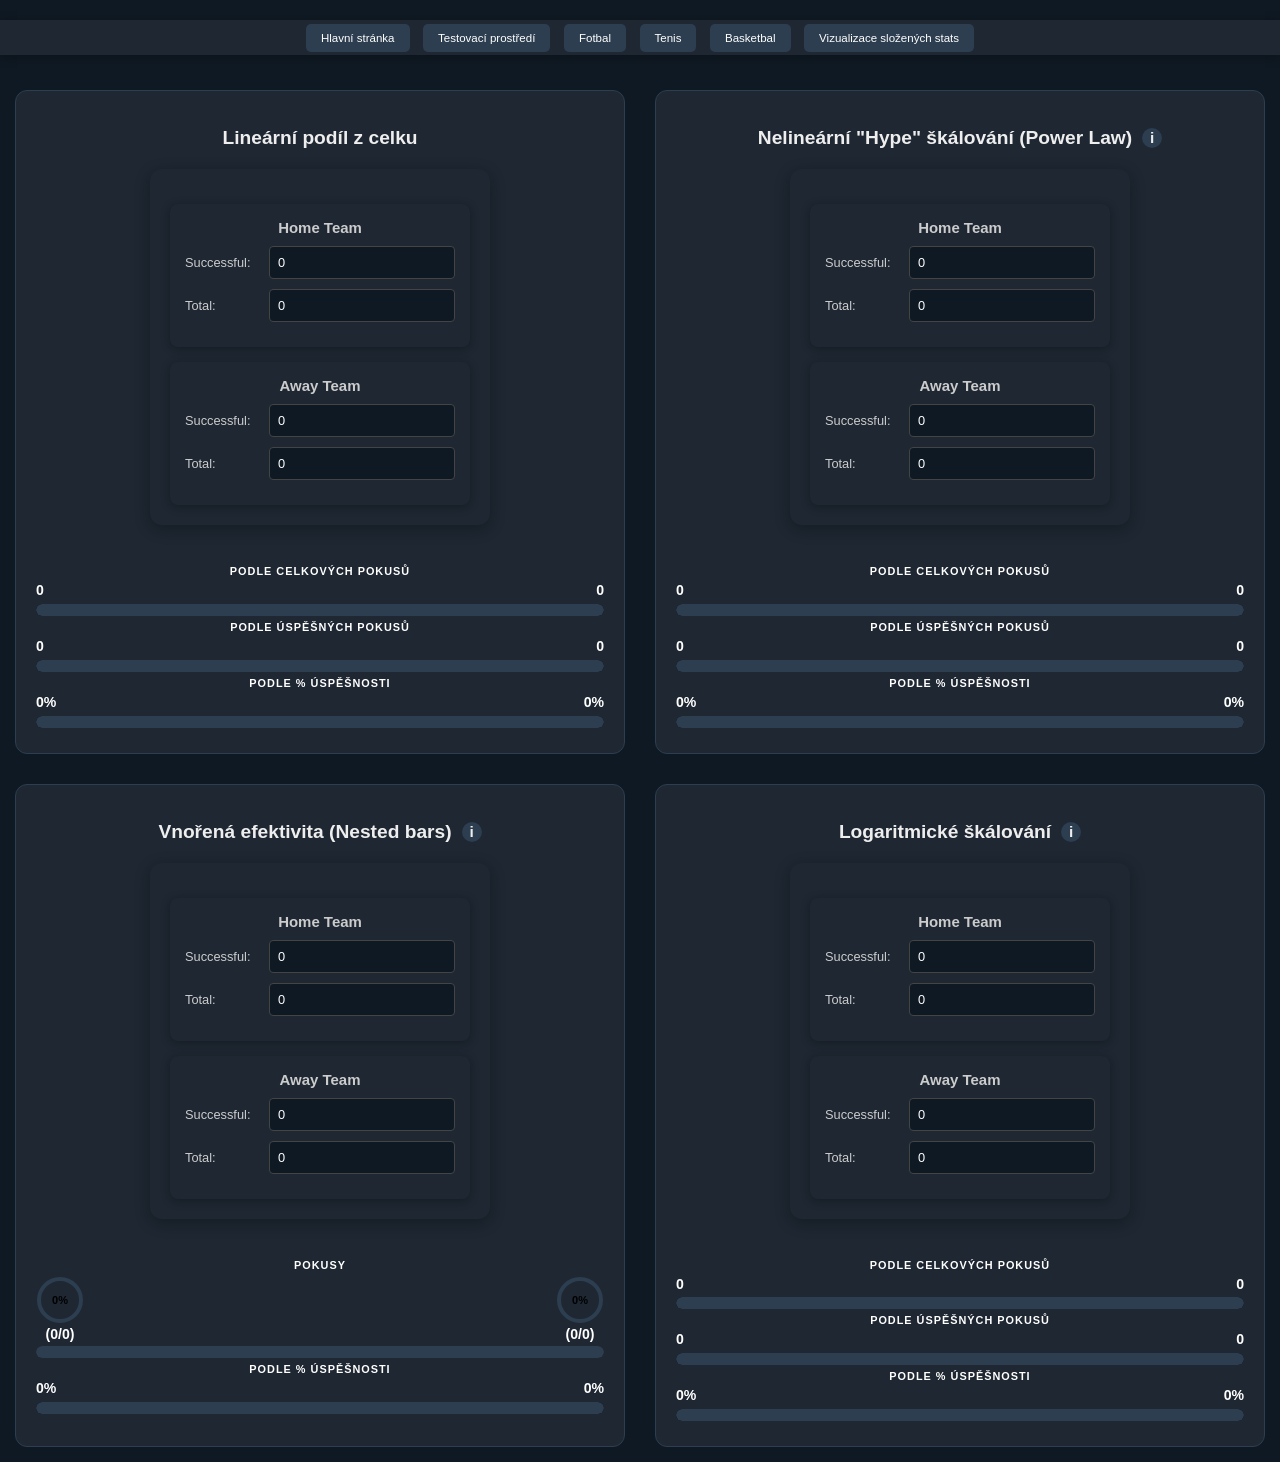
<file: testovaci_prostredi.html>
<!DOCTYPE html>
<html lang="cs">
<head>
    <meta charset="UTF-8">
    <meta name="viewport" content="width=device-width, initial-scale=1.0">
    <title>Simulátor týmových statistik</title>
    <link rel="stylesheet" href="shared-styles.css">
    <style>
        body {
            font-family: -apple-system, BlinkMacSystemFont, "Segoe UI", Roboto, Helvetica, Arial, sans-serif;
            background-color: #0f1923;
            color: white;
            display: flex;
            flex-direction: column;
            align-items: center;
            min-height: 100vh;
            margin: 0;
            font-size: 0.8em;
            padding-top: 20px;
        }

        /* --- Test Environment Specific Layout --- */
        #app-container {
            display: grid;
            grid-template-columns: 1fr 1fr;
            gap: 30px;
            padding: 15px;
            box-sizing: border-box;
            width: 100%;
            max-width: 1310px;
        }

        .simulator-instance {
            display: flex;
            flex-direction: column;
            align-items: center;
            width: 100%;
            box-sizing: border-box;
            border: 1px solid #2c3e50;
            border-radius: 12px;
            padding: 20px;
            background: #1e2732;
        }

        .simulator-title {
            font-size: 1.5em;
            font-weight: bold;
            margin-bottom: 20px;
            color: #eee;
            text-align: center;
            display: flex;
            align-items: center;
            justify-content: center;
            gap: 10px;
        }

        .info-icon {
            position: relative;
            display: inline-flex;
            width: 20px;
            height: 20px;
            border-radius: 50%;
            background-color: #2c3e50;
            color: #eee;
            font-size: 0.8em;
            font-weight: bold;
            justify-content: center;
            align-items: center;
            cursor: pointer;
            transition: background-color 0.2s ease;
        }

        .info-icon:hover {
            background-color: #34495e;
        }

        .tooltip-text {
            visibility: hidden;
            width: 250px;
            background-color: #333;
            color: #fff;
            text-align: left;
            border-radius: 6px;
            padding: 10px;
            position: absolute;
            z-index: 10;
            top: 125%;
            left: 50%;
            transform: translateX(-50%); 
            opacity: 0;
            transition: opacity 0.3s;
            font-size: 0.8em;
            box-shadow: 0 4px 15px rgba(0,0,0,0.5);
            pointer-events: none;
        }

        #app-container > .simulator-instance:nth-child(2) .info-icon .tooltip-text,
        #app-container > .simulator-instance:nth-child(4) .info-icon .tooltip-text {
            left: auto;
            right: 0;
            transform: translateX(0);
        }

        .info-icon:hover .tooltip-text {
            visibility: visible;
            opacity: 1;
        }

        .tooltip-text::after {
            content: "";
            position: absolute;
            bottom: 100%;
            left: 50%;
            margin-left: -5px;
            border-width: 5px;
            border-style: solid;
            border-color: transparent transparent #333 transparent;
        }

        #app-container > .simulator-instance:nth-child(2) .info-icon .tooltip-text::after,
        #app-container > .simulator-instance:nth-child(4) .info-icon .tooltip-text::after {
            left: auto;
            right: 5px;
            margin-left: 0;
        }

        .controls {
            background: #1e2732;
            padding: 20px;
            border-radius: 12px;
            margin-bottom: 40px;
            width: 100%;
            max-width: 300px;
            box-shadow: 0 4px 15px rgba(0,0,0,0.3);
        }

        .control-group { margin-bottom: 15px; }

        label {
            display: block;
            margin-bottom: 5px;
            font-size: 0.9em;
            color: #ccc;
        }

        .team-inputs {
            background: #1e2732;
            padding: 15px;
            border-radius: 8px;
            margin-top: 15px;
            box-shadow: 0 2px 10px rgba(0,0,0,0.3);
            width: 100%;
            box-sizing: border-box;
        }

        .team-inputs h3 {
            margin-top: 0;
            margin-bottom: 10px;
            color: #ccc;
            text-align: center;
        }

        .input-group {
            display: flex;
            justify-content: space-between;
            align-items: center;
            margin-bottom: 10px;
        }

        .input-group label {
            flex-basis: 40%;
            margin-bottom: 0;
            font-size: 1em;
        }

        .input-group input[type="number"] {
            flex-basis: 55%;
            padding: 8px;
            border: 1px solid #444;
            border-radius: 4px;
            background-color: #0f1923;
            color: white;
            font-size: 1em;
        }

        .navigation-bar {
            width: 100%;
            background-color: #1e2732;
            padding: 10px 0;
            text-align: center;
            margin-bottom: 20px;
            box-shadow: 0 2px 10px rgba(0,0,0,0.3);
        }
        .navigation-bar .nav-button {
            background-color: #2c3e50;
            color: white;
            padding: 8px 15px;
            margin: 0 5px;
            border: none;
            border-radius: 5px;
            font-size: 0.9em;
            cursor: pointer;
            text-decoration: none;
            transition: background-color 0.3s ease;
        }
        .navigation-bar .nav-button:hover { background-color: #34495e; }

        /* Overrides for local layout */
        .stat-row { max-width: 640px; }
        .numbers { font-size: 1.1em; margin-top: 5px; margin-bottom: 5px; }
    </style>
</head>
<body>
    <div class="navigation-bar">
        <a href="index.html" class="nav-button">Hlavní stránka</a>
        <a href="testovaci_prostredi.html" class="nav-button">Testovací prostředí</a>
        <a href="demonstracni_prostredi_fotbal.html" class="nav-button">Fotbal</a>
        <a href="demonstracni_prostredi_tenis.html" class="nav-button">Tenis</a>
        <a href="demonstracni_prostredi_basketbal.html" class="nav-button">Basketbal</a>
        <a href="vizualizace_slozenych_stats.html" class="nav-button">Vizualizace složených stats</a>
    </div>

    <div id="app-container"></div>

    <script src="shared-logic.js"></script>
    <script>
        function update(instanceId) {
            const getEl = (id) => document.getElementById(id + instanceId);

            const homeSuccessful = parseInt(getEl('homeSuccessful').value) || 0;
            const homeTotal = parseInt(getEl('homeTotal').value) || 0;
            const awaySuccessful = parseInt(getEl('awaySuccessful').value) || 0;
            const awayTotal = parseInt(getEl('awayTotal').value) || 0;

            const homePercentage = homeTotal === 0 ? 0 : (homeSuccessful / homeTotal) * 100;
            const awayPercentage = awayTotal === 0 ? 0 : (awaySuccessful / awayTotal) * 100;

            getEl('displayHomePercentage').innerText = `${homePercentage.toFixed(0)}%`;
            getEl('displayAwayPercentage').innerText = `${awayPercentage.toFixed(0)}%`;

            if (instanceId === '3') {
                getEl('displayHomeComposite').innerText = `(${homeSuccessful}/${homeTotal})`;
                getEl('displayAwayComposite').innerText = `(${awaySuccessful}/${awayTotal})`;
                
                // Update Rings for instance 3 based on percentage
                let ringHColor = '#ffffff';
                let ringAColor = '#ffffff';

                if (homePercentage > awayPercentage) {
                    ringHColor = '#e31b23';
                } else if (awayPercentage > homePercentage) {
                    ringAColor = '#e31b23';
                }

                StatsUtils.updateProgressRing('ringHome' + instanceId, homePercentage, ringHColor);
                StatsUtils.updateProgressRing('ringAway' + instanceId, awayPercentage, ringAColor);
            } else {
                getEl('displayHomeComposite').innerText = homeTotal;
                getEl('displayAwayComposite').innerText = awayTotal;
                getEl('displayHomeSuccessfulValue').innerText = homeSuccessful;
                getEl('displayAwaySuccessfulValue').innerText = awaySuccessful;
            }

            let widthTotal, widthSuccessful;

            if (instanceId === '1') {
                [widthTotal, widthSuccessful] = StatsUtils.calculateScaling.linear(homePercentage, awayPercentage);
                const [wTotal, wSucc] = StatsUtils.calculateScaling.linear(homePercentage, awayPercentage);
                widthTotal = wTotal; widthSuccessful = wSucc;
            } else if (instanceId === '2') {
                [widthTotal, widthSuccessful] = [
                    StatsUtils.calculateScaling.hype(homeTotal, awayTotal)[0],
                    StatsUtils.calculateScaling.hype(homeSuccessful, awaySuccessful)[0]
                ]; // Simplified for brevity in this specific demo
                widthTotal = StatsUtils.calculateScaling.hype(homeTotal, awayTotal)[0];
                const widthAwayTotal = StatsUtils.calculateScaling.hype(homeTotal, awayTotal)[1];
                widthSuccessful = StatsUtils.calculateScaling.hype(homeSuccessful, awaySuccessful)[0];
                const widthAwaySuccessful = StatsUtils.calculateScaling.hype(homeSuccessful, awaySuccessful)[1];
                
                getEl('barHomeTotal').style.width = widthTotal + '%';
                getEl('barAwayTotal').style.width = widthAwayTotal + '%';
                getEl('barHomeSuccessful').style.width = widthSuccessful + '%';
                getEl('barAwaySuccessful').style.width = widthAwaySuccessful + '%';
            } else if (instanceId === '3') {
                const outer = StatsUtils.calculateScaling.linear(homeTotal, awayTotal);
                const innerHome = homeTotal === 0 ? 0 : (homeSuccessful / homeTotal) * 100;
                const innerAway = awayTotal === 0 ? 0 : (awaySuccessful / awayTotal) * 100;

                getEl('nestedBarHomeTotal').style.width = outer[0] + '%';
                getEl('nestedBarAwayTotal').style.width = outer[1] + '%';
                getEl('nestedBarHomeSuccessful').style.width = innerHome + '%';
                getEl('nestedBarAwaySuccessful').style.width = innerAway + '%';

                const hColor = homeSuccessful > awaySuccessful ? '#e31b23' : '#ffffff';
                const aColor = awaySuccessful > homeSuccessful ? '#e31b23' : '#ffffff';
                getEl('nestedBarHomeSuccessful').style.backgroundColor = (homeSuccessful === awaySuccessful) ? '#ffffff' : hColor;
                getEl('nestedBarAwaySuccessful').style.backgroundColor = (homeSuccessful === awaySuccessful) ? '#ffffff' : aColor;
            } else if (instanceId === '4') {
                const outer = StatsUtils.calculateScaling.logarithmic(homeTotal, awayTotal);
                const inner = StatsUtils.calculateScaling.logarithmic(homeSuccessful, awaySuccessful);
                getEl('barHomeTotal').style.width = outer[0] + '%';
                getEl('barAwayTotal').style.width = outer[1] + '%';
                getEl('barHomeSuccessful').style.width = inner[0] + '%';
                getEl('barAwaySuccessful').style.width = inner[1] + '%';
            }

            if (instanceId !== '3') {
                // Apply colors and widths for linear/hype/log
                if (instanceId !== '2' && instanceId !== '4') { // Already handled or needs specific logic
                    const outer = StatsUtils.calculateScaling.linear(homeTotal, awayTotal);
                    const inner = StatsUtils.calculateScaling.linear(homeSuccessful, awaySuccessful);
                    getEl('barHomeTotal').style.width = outer[0] + '%';
                    getEl('barAwayTotal').style.width = outer[1] + '%';
                    getEl('barHomeSuccessful').style.width = inner[0] + '%';
                    getEl('barAwaySuccessful').style.width = inner[1] + '%';
                }
                
                const tColorH = homeTotal > awayTotal ? '#e31b23' : '#ffffff';
                const tColorA = awayTotal > homeTotal ? '#e31b23' : '#ffffff';
                getEl('barHomeTotal').style.backgroundColor = (homeTotal === awayTotal) ? '#ffffff' : tColorH;
                getEl('barAwayTotal').style.backgroundColor = (homeTotal === awayTotal) ? '#ffffff' : tColorA;

                const sColorH = homeSuccessful > awaySuccessful ? '#e31b23' : '#ffffff';
                const sColorA = awaySuccessful > homeSuccessful ? '#e31b23' : '#ffffff';
                getEl('barHomeSuccessful').style.backgroundColor = (homeSuccessful === awaySuccessful) ? '#ffffff' : sColorH;
                getEl('barAwaySuccessful').style.backgroundColor = (homeSuccessful === awaySuccessful) ? '#ffffff' : sColorA;
            }

            // Percentage bar (Common for all)
            const pWidths = [homePercentage, awayPercentage];
            getEl('barHomePercentage').style.width = Math.min(pWidths[0], 100) + '%';
            getEl('barAwayPercentage').style.width = Math.min(pWidths[1], 100) + '%';
            const pColorH = homePercentage > awayPercentage ? '#e31b23' : '#ffffff';
            const pColorA = awayPercentage > homePercentage ? '#e31b23' : '#ffffff';
            getEl('barHomePercentage').style.backgroundColor = (homePercentage === awayPercentage) ? '#ffffff' : pColorH;
            getEl('barAwayPercentage').style.backgroundColor = (homePercentage === awayPercentage) ? '#ffffff' : pColorA;
        }

        function generateSimulator(instanceId, title) {
            const nestedBarHtml = `
                <div class="stat-row">
                    <div class="stat-title">Pokusy</div>
                    <div class="numbers rings-layout">
                        <div class="ring-container">
                            <svg class="progress-ring" width="48" height="48">
                                <circle class="progress-ring-circle-bg" stroke-width="4" r="21" cx="24" cy="24"/>
                                <circle class="progress-ring-circle" id="ringHome${instanceId}" stroke-width="4" r="21" cx="24" cy="24" stroke-dasharray="131.95" stroke-dashoffset="131.95"/>
                                <text class="progress-ring-text" id="ringHome${instanceId}Text" x="24" y="24">0%</text>
                            </svg>
                            <span id="displayHomeComposite${instanceId}">(0/0)</span>
                        </div>
                        <div class="ring-container">
                            <svg class="progress-ring" width="48" height="48">
                                <circle class="progress-ring-circle-bg" stroke-width="4" r="21" cx="24" cy="24"/>
                                <circle class="progress-ring-circle" id="ringAway${instanceId}" stroke-width="4" r="21" cx="24" cy="24" stroke-dasharray="131.95" stroke-dashoffset="131.95"/>
                                <text class="progress-ring-text" id="ringAway${instanceId}Text" x="24" y="24">0%</text>
                            </svg>
                            <span id="displayAwayComposite${instanceId}">(0/0)</span>
                        </div>
                    </div>
                    <div class="bar-container nested-bar-container">
                        <div class="bar-bg"></div>
                        <div class="bar-segment left nested-bar-segment">
                            <div class="nested-bar-outer" id="nestedBarHomeTotal${instanceId}">
                                <div class="nested-bar-inner" id="nestedBarHomeSuccessful${instanceId}"></div>
                            </div>
                        </div>
                        <div class="bar-segment right nested-bar-segment">
                            <div class="nested-bar-outer" id="nestedBarAwayTotal${instanceId}">
                                <div class="nested-bar-inner" id="nestedBarAwaySuccessful${instanceId}"></div>
                            </div>
                        </div>
                    </div>
                </div>
            `;

            const normalBarsHtml = `
                <div class="stat-row">
                    <div class="stat-title">Podle celkových pokusů</div>
                    <div class="numbers">
                        <span id="displayHomeComposite${instanceId}">0</span>
                        <span id="displayAwayComposite${instanceId}">0</span>
                    </div>
                    <div class="bar-container">
                        <div class="bar-bg"></div>
                        <div class="bar-segment left">
                            <div class="bar bar-home" id="barHomeTotal${instanceId}"></div>
                        </div>
                        <div class="bar-segment right">
                            <div class="bar bar-away" id="barAwayTotal${instanceId}"></div>
                        </div>
                    </div>
                </div>
                <div class="stat-row">
                    <div class="stat-title">Podle úspěšných pokusů</div>
                    <div class="numbers">
                        <span id="displayHomeSuccessfulValue${instanceId}">0</span>
                        <span id="displayAwaySuccessfulValue${instanceId}">0</span>
                    </div>
                    <div class="bar-container">
                        <div class="bar-bg"></div>
                        <div class="bar-segment left">
                            <div class="bar bar-home" id="barHomeSuccessful${instanceId}"></div>
                        </div>
                        <div class="bar-segment right">
                            <div class="bar bar-away" id="barAwaySuccessful${instanceId}"></div>
                        </div>
                    </div>
                </div>
            `;

            return `
                <div class="simulator-instance">
                    <h2 class="simulator-title">${title}
                        ${instanceId === '2' ? '<span class="info-icon">i<span class="tooltip-text">Tento simulátor používá nelineární \'Hype\' škálování (Power Law) pro zobrazení dominance. Hodnoty jsou umocněny (na druhou), aby se opticky zvýraznila převaha, i když je reálně menší.</span></span>' : ''}
                        ${instanceId === '3' ? '<span class="info-icon">i<span class="tooltip-text">Vnořená efektivita zobrazuje celkový počet pokusů jako tmavší podkladový pruh a úspěšné pokusy jako jasnější, barevný pruh vnořený uvnitř.</span></span>' : ''}
                        ${instanceId === '4' ? '<span class="info-icon">i<span class="tooltip-text">Logaritmické škálování je vhodné pro statistiky s velkými rozdíly. I malé hodnoty dostanou viditelný pruh, zatímco obrovské hodnoty nepřesáhnou obrazovku.</span></span>' : ''}
                    </h2>
                    <div class="controls">
                        <div class="team-inputs">
                            <h3>Home Team</h3>
                            <div class="input-group">
                                <label for="homeSuccessful${instanceId}">Successful:</label>
                                <input type="number" id="homeSuccessful${instanceId}" value="0" oninput="update('${instanceId}')">
                            </div>
                            <div class="input-group">
                                <label for="homeTotal${instanceId}">Total:</label>
                                <input type="number" id="homeTotal${instanceId}" value="0" oninput="update('${instanceId}')">
                            </div>
                        </div>
                        <div class="team-inputs">
                            <h3>Away Team</h3>
                            <div class="input-group">
                                <label for="awaySuccessful${instanceId}">Successful:</label>
                                <input type="number" id="awaySuccessful${instanceId}" value="0" oninput="update('${instanceId}')">
                            </div>
                            <div class="input-group">
                                <label for="awayTotal${instanceId}">Total:</label>
                                <input type="number" id="awayTotal${instanceId}" value="0" oninput="update('${instanceId}')">
                            </div>
                        </div>
                    </div>
                    ${instanceId === '3' ? nestedBarHtml : normalBarsHtml}
                    <div class="stat-row">
                        <div class="stat-title">Podle % úspěšnosti</div>
                        <div class="numbers">
                            <span id="displayHomePercentage${instanceId}">0%</span>
                            <span id="displayAwayPercentage${instanceId}">0%</span>
                        </div>
                        <div class="bar-container">
                            <div class="bar-bg"></div>
                            <div class="bar-segment left">
                                <div class="bar bar-home" id="barHomePercentage${instanceId}"></div>
                            </div>
                            <div class="bar-segment right">
                                <div class="bar bar-away" id="barAwayPercentage${instanceId}"></div>
                            </div>
                        </div>
                    </div>
                </div>
            `;
        }

        document.addEventListener('DOMContentLoaded', () => {
            const appContainer = document.getElementById('app-container');
            appContainer.innerHTML = generateSimulator('1', 'Lineární podíl z celku');
            appContainer.innerHTML += generateSimulator('2', 'Nelineární "Hype" škálování (Power Law)');
            appContainer.innerHTML += generateSimulator('3', 'Vnořená efektivita (Nested bars)');
            appContainer.innerHTML += generateSimulator('4', 'Logaritmické škálování');

            update('1'); update('2'); update('3'); update('4');
        });
    </script>
</body>
</html>
</file>
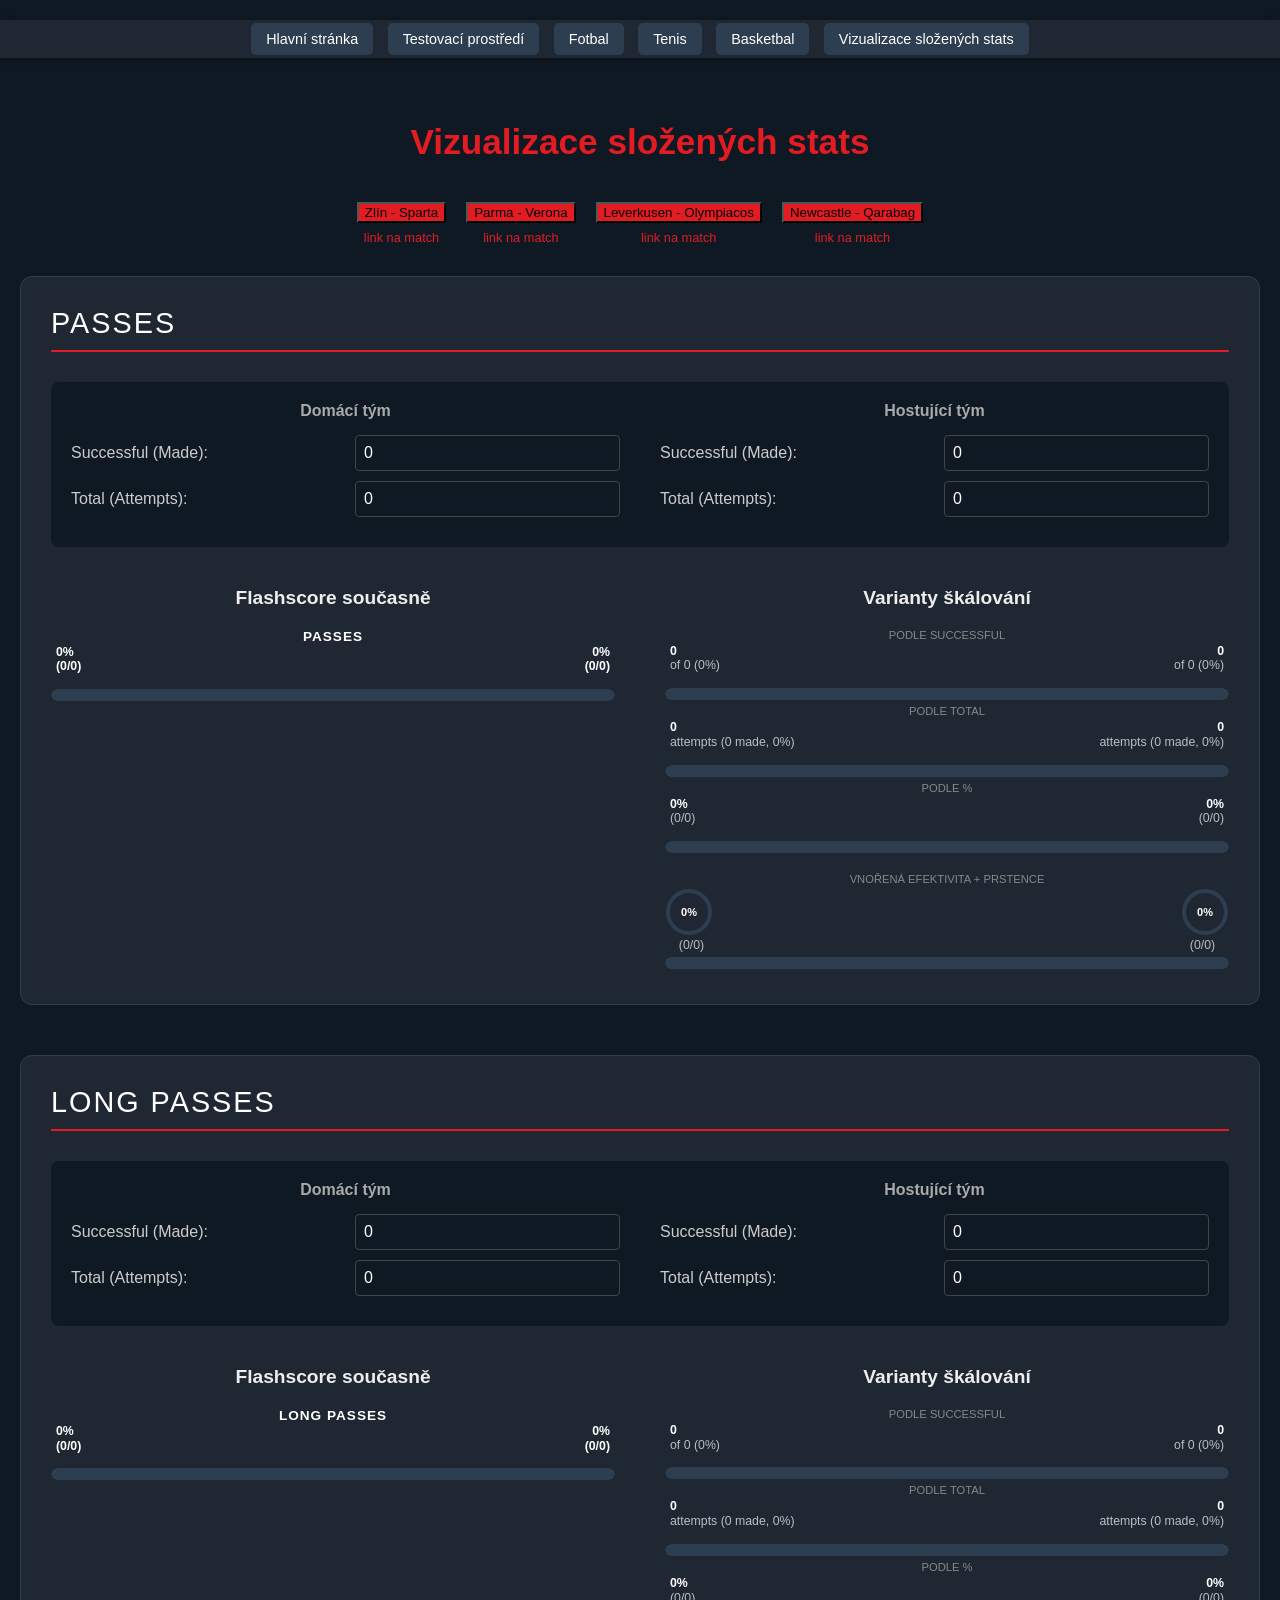
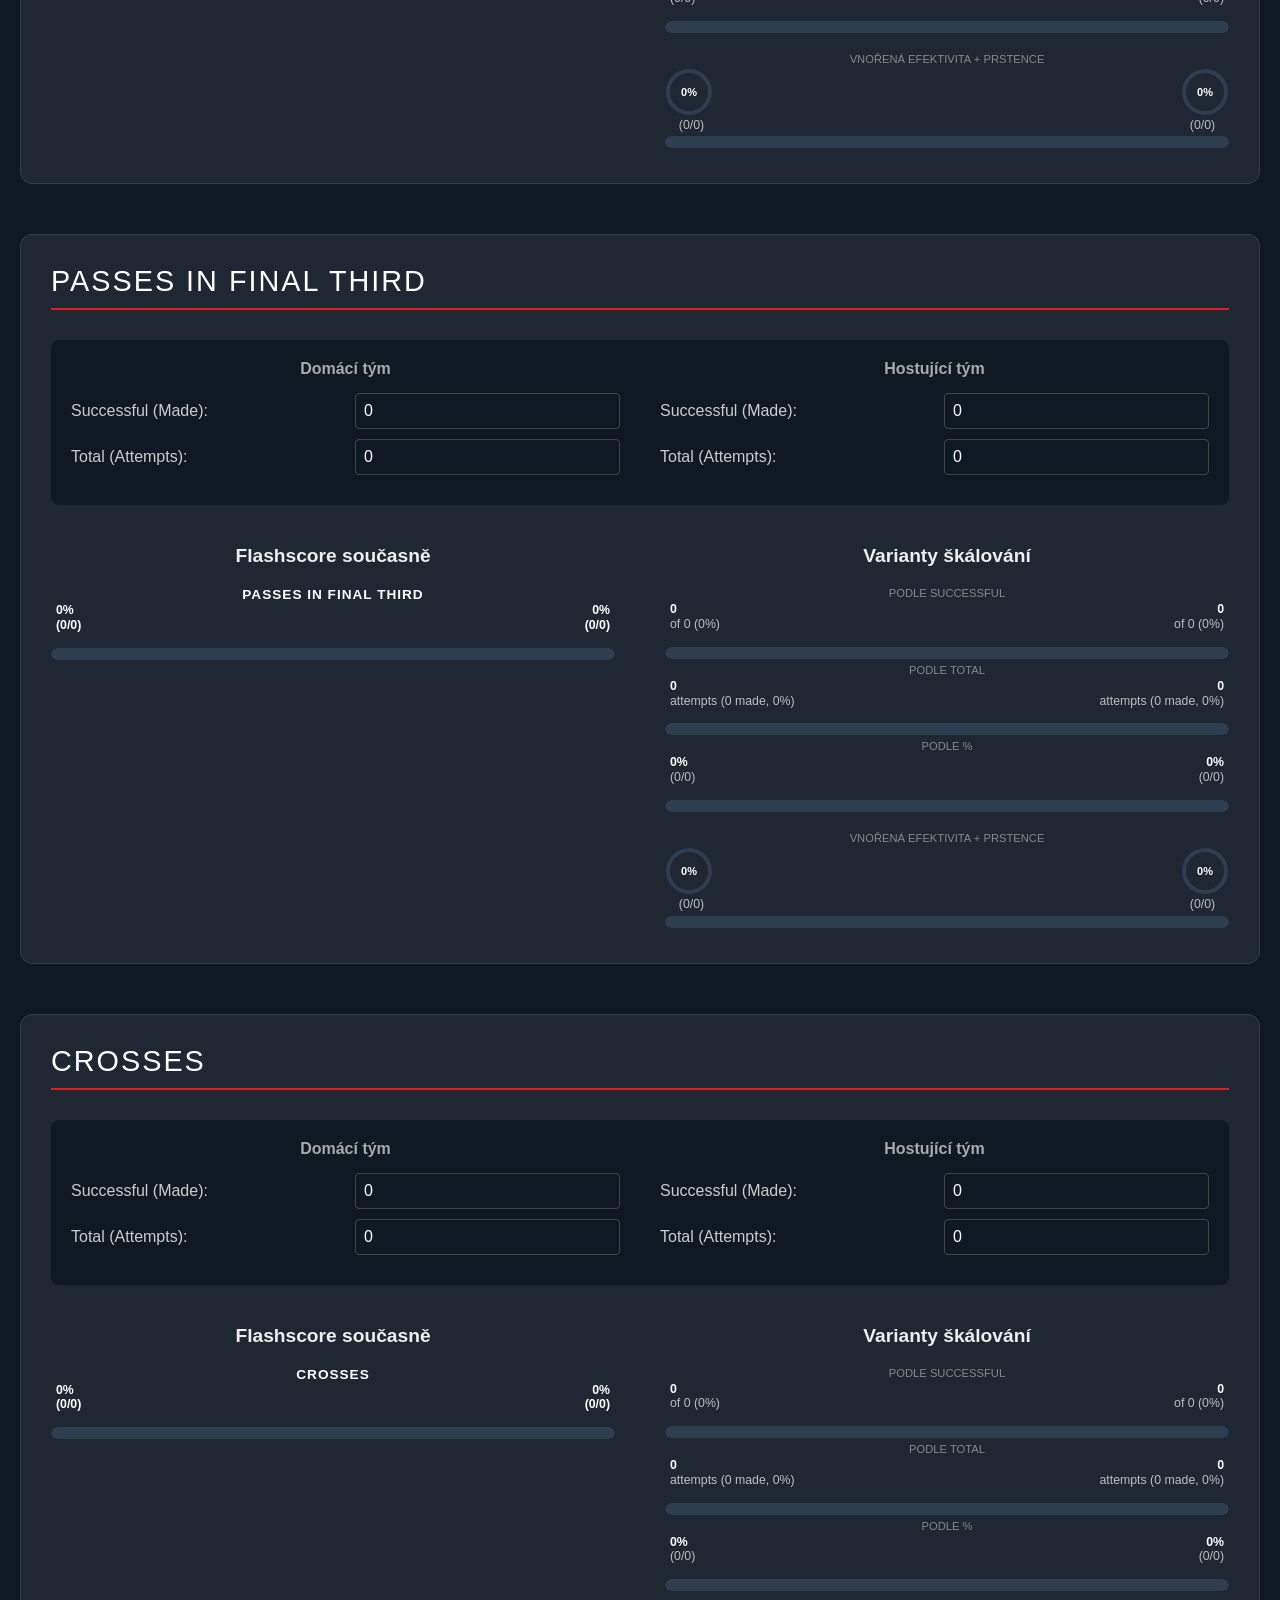
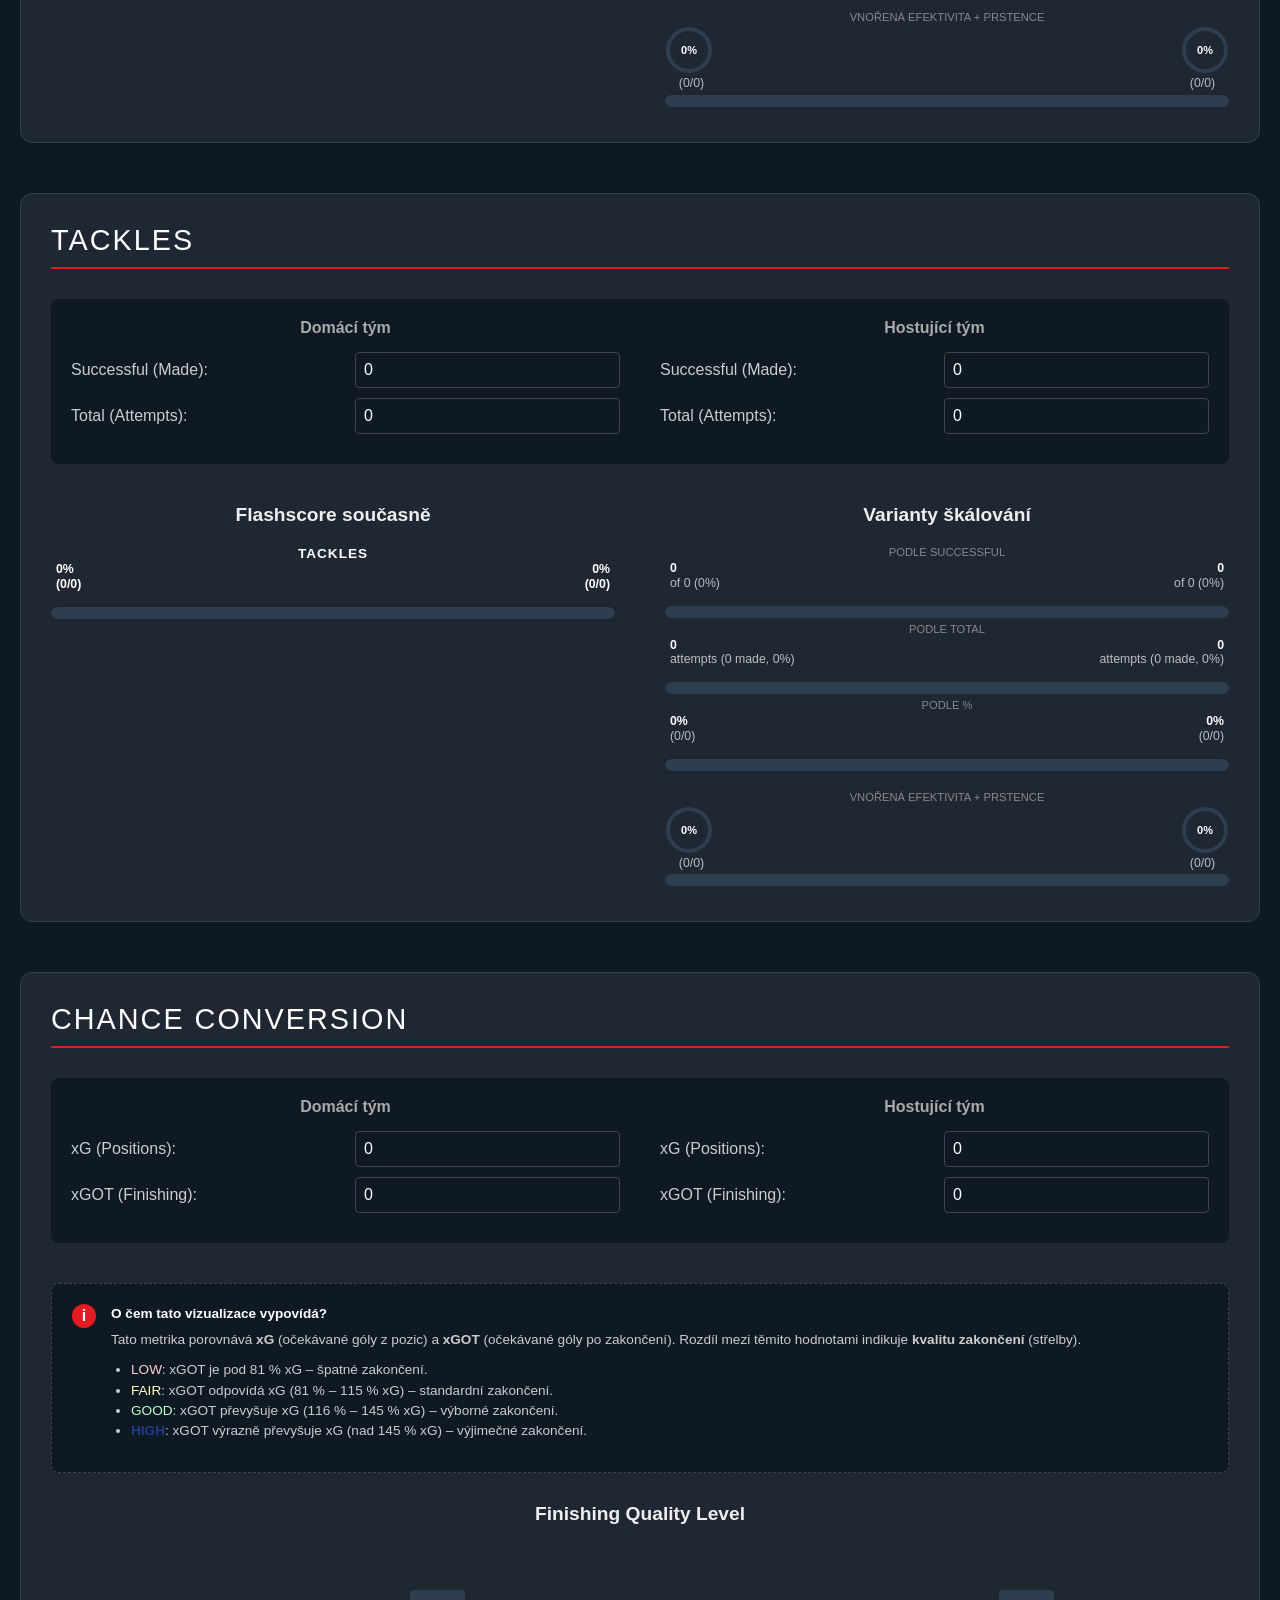
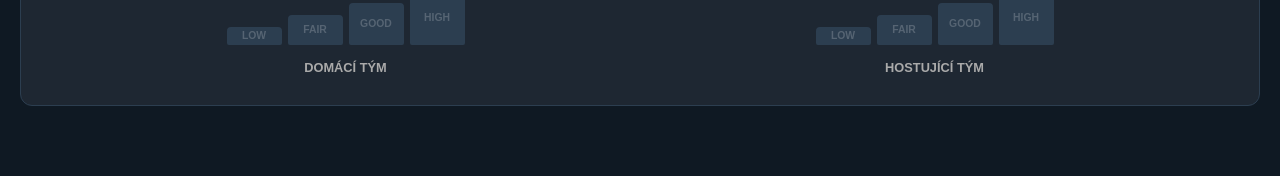
<file: vizualizace_slozenych_stats.html>
<!DOCTYPE html>
<html lang="cs">
<head>
    <meta charset="UTF-8">
    <meta name="viewport" content="width=device-width, initial-scale=1.0">
    <title>Vizualizace složených stats</title>
    <link rel="stylesheet" href="shared-styles.css">
    <style>
        body {
            font-family: -apple-system, BlinkMacSystemFont, "Segoe UI", Roboto, Helvetica, Arial, sans-serif;
            background-color: #0f1923;
            color: white;
            display: flex;
            flex-direction: column;
            align-items: center;
            min-height: 100vh;
            margin: 0;
            padding-top: 20px;
        }

        .navigation-bar {
            width: 100%;
            background-color: #1e2732;
            padding: 10px 0;
            text-align: center;
            margin-bottom: 20px;
            box-shadow: 0 2px 10px rgba(0,0,0,0.3);
        }
        .navigation-bar .nav-button {
            background-color: #2c3e50;
            color: white;
            padding: 8px 15px;
            margin: 0 5px;
            border: none;
            border-radius: 5px;
            font-size: 0.9em;
            cursor: pointer;
            text-decoration: none;
            transition: background-color 0.3s ease;
        }
        .navigation-bar .nav-button:hover { background-color: #34495e; }

        .container {
            width: 100%;
            max-width: 1350px;
            padding: 20px;
            box-sizing: border-box;
        }

        h1 {
            font-size: 2.2em;
            color: #e31b23;
            text-align: center;
            margin-bottom: 40px;
        }

        /* --- Stats Study Block --- */
        .stats-study-block {
            background: #1e2732;
            border-radius: 12px;
            padding: 30px;
            margin-bottom: 50px;
            border: 1px solid #2c3e50;
        }

        .stats-study-header {
            font-size: 1.8em;
            border-bottom: 2px solid #e31b23;
            padding-bottom: 10px;
            margin-bottom: 30px;
            text-transform: uppercase;
            letter-spacing: 2px;
        }

        /* --- Input Section --- */
        .inputs-section {
            display: grid;
            grid-template-columns: 1fr 1fr;
            gap: 40px;
            margin-bottom: 40px;
            background: #0f1923;
            padding: 20px;
            border-radius: 8px;
        }

        .team-inputs h3 {
            margin-top: 0;
            color: #aaa;
            font-size: 1em;
            margin-bottom: 15px;
            text-align: center;
        }

        /* --- Comparison Grid --- */
        .comparison-grid {
            display: grid;
            grid-template-columns: 1fr 1fr;
            gap: 50px;
            align-items: flex-start;
        }

        .column-title {
            font-size: 1.2em;
            color: #eee;
            margin-bottom: 20px;
            text-align: center;
            font-weight: bold;
        }

        .study-column {
            display: flex;
            flex-direction: column;
            align-items: center;
        }

        .study-bar-label {
            font-size: 0.7em;
            color: #888;
            margin-bottom: 2px;
            text-transform: uppercase;
        }

        /* --- Finishing Bricks (now Signal Bars) --- */
        .finishing-container {
            display: flex;
            justify-content: space-around;
            width: 100%;
            margin-top: 20px;
        }
        .team-finishing {
            display: flex;
            flex-direction: column;
            align-items: center;
            gap: 10px;
        }
        .signal-bars {
            display: flex;
            align-items: flex-end; /* Align bars to bottom */
            gap: 6px;
            height: 60px; /* Fixed height for the area */
        }
        .brick {
            width: 55px;
            background-color: #2c3e50;
            border-radius: 4px 4px 2px 2px;
            display: flex;
            align-items: center;
            justify-content: center;
            font-size: 0.65em;
            font-weight: bold;
            color: rgba(255,255,255,0.2);
            transition: all 0.3s ease;
        }
        /* Individual heights for rising effect */
        [id$="Low"] { height: 18px; }
        [id$="Fair"] { height: 30px; }
        [id$="Good"] { height: 42px; }
        [id$="High"] { height: 55px; }

        .brick.active-low { background-color: #ffcccb; color: #900; }
        .brick.active-fair { background-color: #ffffba; color: #990; }
        .brick.active-good { background-color: #baffc9; color: #060; }
        .brick.active-high { background-color: #1e3a8a; color: white; }
    </style>
</head>
<body>
    <div class="navigation-bar">
        <a href="index.html" class="nav-button">Hlavní stránka</a>
        <a href="testovaci_prostredi.html" class="nav-button">Testovací prostředí</a>
        <a href="demonstracni_prostredi_fotbal.html" class="nav-button">Fotbal</a>
        <a href="demonstracni_prostredi_tenis.html" class="nav-button">Tenis</a>
        <a href="demonstracni_prostredi_basketbal.html" class="nav-button">Basketbal</a>
        <a href="vizualizace_slozenych_stats.html" class="nav-button">Vizualizace složených stats</a>
    </div>

    <div class="container">
        <h1>Vizualizace složených stats</h1>
        
        <div class="prefill-buttons-container" style="display: flex; justify-content: center; gap: 20px; margin-bottom: 30px;">
            <div class="prefill-button-group" style="text-align: center;">
                <button class="nav-button" style="background-color: #e31b23;" onclick="prefillStats('spartaZlin')">Zlín - Sparta</button>
                <div style="margin-top: 5px;">
                    <a href="https://www.flashscore.com/match/football/sparta-prague-6qA358jH/zlin-C09N1Ikd/summary/stats/overall/?mid=KxcQwAWA" target="_blank" style="color: #e31b23; text-decoration: none; font-size: 0.8em;">link na match</a>
                </div>
            </div>
            <div class="prefill-button-group" style="text-align: center;">
                <button class="nav-button" style="background-color: #e31b23;" onclick="prefillStats('parmaVerona')">Parma - Verona</button>
                <div style="margin-top: 5px;">
                    <a href="https://www.flashscore.com/match/football/parma-6DxlaxHN/verona-rJVAIaHo/summary/stats/overall/?mid=OdGmeUfC" target="_blank" style="color: #e31b23; text-decoration: none; font-size: 0.8em;">link na match</a>
                </div>
            </div>
            <div class="prefill-button-group" style="text-align: center;">
                <button class="nav-button" style="background-color: #e31b23;" onclick="prefillStats('leverkusenOlympiacos')">Leverkusen - Olympiacos</button>
                <div style="margin-top: 5px;">
                    <a href="https://www.flashscore.com/match/football/bayer-leverkusen-4jcj2zMd/olympiacos-piraeus-hnzvnHPS/summary/stats/overall/?mid=rgd1iy5k" target="_blank" style="color: #e31b23; text-decoration: none; font-size: 0.8em;">link na match</a>
                </div>
            </div>
            <div class="prefill-button-group" style="text-align: center;">
                <button class="nav-button" style="background-color: #e31b23;" onclick="prefillStats('newcastleKarabakh')">Newcastle - Qarabag</button>
                <div style="margin-top: 5px;">
                    <a href="https://www.flashscore.com/match/football/newcastle-utd-p6ahwuwJ/qarabag-agdam-Qgd3eSin/summary/stats/overall/?mid=4tWLB5j4" target="_blank" style="color: #e31b23; text-decoration: none; font-size: 0.8em;">link na match</a>
                </div>
            </div>
        </div>

        <div id="stats-container"></div>
    </div>

    <script src="shared-logic.js"></script>
    <script>
        const statsDefinitions = [
            { name: 'Passes', id: 'passes' },
            { name: 'Long Passes', id: 'longPasses' },
            { name: 'Passes in Final Third', id: 'finalThird' },
            { name: 'Crosses', id: 'crosses' },
            { name: 'Tackles', id: 'tackles' },
            { name: 'Chance Conversion', id: 'conversion', special: 'bricks' }
        ];

        function prefillStats(matchKey) {
            const data = {
                'spartaZlin': {
                    passes: { hS: 166, hT: 249, aS: 512, aT: 591 },
                    longPasses: { hS: 22, hT: 59, aS: 26, aT: 49 },
                    finalThird: { hS: 27, hT: 57, aS: 141, aT: 189 },
                    crosses: { hS: 0, hT: 3, aS: 9, aT: 26 },
                    tackles: { hS: 10, hT: 17, aS: 6, aT: 11 },
                    conversion: { hS: 0.28, hT: 0.00, aS: 2.18, aT: 2.76 }
                },
                'parmaVerona': {
                    passes: { hS: 535, hT: 599, aS: 131, aT: 201 },
                    longPasses: { hS: 24, hT: 44, aS: 19, aT: 53 },
                    finalThird: { hS: 206, hT: 244, aS: 22, aT: 57 },
                    crosses: { hS: 7, hT: 47, aS: 2, aT: 4 },
                    tackles: { hS: 6, hT: 12, aS: 13, aT: 16 },
                    conversion: { hS: 1.66, hT: 1.45, aS: 0.91, aT: 0.95 }
                },
                'leverkusenOlympiacos': {
                    passes: { hS: 388, hT: 475, aS: 436, aT: 528 },
                    longPasses: { hS: 25, hT: 57, aS: 36, aT: 73 },
                    finalThird: { hS: 54, hT: 80, aS: 122, aT: 177 },
                    crosses: { hS: 6, hT: 11, aS: 4, aT: 30 },
                    tackles: { hS: 10, hT: 15, aS: 4, aT: 7 },
                    conversion: { hS: 0.69, hT: 0.19, aS: 0.21, aT: 0.15 }
                },
                'newcastleKarabakh': {
                    passes: { hS: 538, hT: 604, aS: 260, aT: 327 },
                    longPasses: { hS: 21, hT: 35, aS: 15, aT: 46 },
                    finalThird: { hS: 128, hT: 161, aS: 51, aT: 69 },
                    crosses: { hS: 6, hT: 23, aS: 2, aT: 5 },
                    tackles: { hS: 11, hT: 18, aS: 12, aT: 16 },
                    conversion: { hS: 2.66, hT: 3.80, aS: 1.30, aT: 1.87 }
                }
            };

            const matchData = data[matchKey];
            if (!matchData) return;

            statsDefinitions.forEach(stat => {
                const s = matchData[stat.id];
                if (s) {
                    document.getElementById(`input_${stat.id}HomeSuccessful`).value = s.hS;
                    document.getElementById(`input_${stat.id}HomeTotal`).value = s.hT;
                    document.getElementById(`input_${stat.id}AwaySuccessful`).value = s.aS;
                    document.getElementById(`input_${stat.id}AwayTotal`).value = s.aT;
                    updateStudy(stat.id);
                }
            });
        }

        function createStatBlock(stat) {
            const isBricks = stat.special === 'bricks';
            const label1 = isBricks ? 'xG (Positions):' : 'Successful (Made):';
            const label2 = isBricks ? 'xGOT (Finishing):' : 'Total (Attempts):';
            
            let visualizationHtml = `
                <div class="comparison-grid">
                    <div class="study-column">
                        <div class="column-title">Flashscore současně</div>
                        <div id="display_${stat.id}_flashscore" style="width: 100%;"></div>
                    </div>
                    <div class="study-column">
                        <div class="column-title">Varianty škálování</div>
                        <div class="study-bar-label">podle SUCCESSFUL</div>
                        <div id="display_${stat.id}_succ" style="width: 100%;"></div>
                        <div class="study-bar-label">podle TOTAL</div>
                        <div id="display_${stat.id}_total" style="width: 100%;"></div>
                        <div class="study-bar-label">podle %</div>
                        <div id="display_${stat.id}_perc" style="width: 100%;"></div>
                        <div class="study-bar-label" style="margin-top: 15px;">Vnořená efektivita + prstence</div>
                        <div id="display_${stat.id}_rings" style="width: 100%;"></div>
                    </div>
                </div>
            `;

            if (isBricks) {
                visualizationHtml = `
                    <div style="background: #0f1923; padding: 20px; border-radius: 8px; margin-top: 20px; border: 1px dashed #444;">
                        <div style="display: flex; gap: 15px; align-items: flex-start;">
                            <div style="background: #e31b23; color: white; width: 24px; height: 24px; border-radius: 50%; display: flex; align-items: center; justify-content: center; font-weight: bold; flex-shrink: 0;">i</div>
                            <div style="font-size: 0.85em; color: #ccc; line-height: 1.5;">
                                <strong style="color: white; display: block; margin-bottom: 5px;">O čem tato vizualizace vypovídá?</strong>
                                Tato metrika porovnává <strong>xG</strong> (očekávané góly z pozic) a <strong>xGOT</strong> (očekávané góly po zakončení). 
                                Rozdíl mezi těmito hodnotami indikuje <strong>kvalitu zakončení</strong> (střelby).
                                <ul style="margin: 10px 0; padding-left: 20px;">
                                    <li><span style="color: #ffcccb;">LOW</span>: xGOT je pod 81 % xG – špatné zakončení.</li>
                                    <li><span style="color: #ffffba;">FAIR</span>: xGOT odpovídá xG (81 % – 115 % xG) – standardní zakončení.</li>
                                    <li><span style="color: #baffc9;">GOOD</span>: xGOT převyšuje xG (116 % – 145 % xG) – výborné zakončení.</li>
                                    <li><span style="color: #1e3a8a; font-weight: bold;">HIGH</span>: xGOT výrazně převyšuje xG (nad 145 % xG) – výjimečné zakončení.</li>
                                </ul>
                            </div>
                        </div>
                    </div>
                    <div class="column-title" style="margin-top: 30px;">Finishing Quality Level</div>
                    <div class="finishing-container">
                        <div class="team-finishing" id="finishingHome">
                            <div id="percentageHome" style="font-size: 1.2em; font-weight: bold; height: 30px; display: flex; align-items: center; justify-content: center;"></div>
                            <div class="signal-bars">
                                <div class="brick" id="brickHomeLow">LOW</div>
                                <div class="brick" id="brickHomeFair">FAIR</div>
                                <div class="brick" id="brickHomeGood">GOOD</div>
                                <div class="brick" id="brickHomeHigh">HIGH</div>
                            </div>
                            <div style="font-size: 0.8em; margin-top: 5px; font-weight: bold; color: #aaa;">DOMÁCÍ TÝM</div>
                        </div>
                        <div class="team-finishing" id="finishingAway">
                            <div id="percentageAway" style="font-size: 1.2em; font-weight: bold; height: 30px; display: flex; align-items: center; justify-content: center;"></div>
                            <div class="signal-bars">
                                <div class="brick" id="brickAwayLow">LOW</div>
                                <div class="brick" id="brickAwayFair">FAIR</div>
                                <div class="brick" id="brickAwayGood">GOOD</div>
                                <div class="brick" id="brickAwayHigh">HIGH</div>
                            </div>
                            <div style="font-size: 0.8em; margin-top: 5px; font-weight: bold; color: #aaa;">HOSTUJÍCÍ TÝM</div>
                        </div>
                    </div>
                `;
            }

            return `
                <div class="stats-study-block">
                    <div class="stats-study-header">${stat.name}</div>
                    <div class="inputs-section">
                        <div class="team-inputs">
                            <h3>Domácí tým</h3>
                            <div class="input-row">
                                <label for="input_${stat.id}HomeSuccessful">${label1}</label>
                                <input type="number" step="0.01" id="input_${stat.id}HomeSuccessful" value="0" oninput="updateStudy('${stat.id}')">
                            </div>
                            <div class="input-row">
                                <label for="input_${stat.id}HomeTotal">${label2}</label>
                                <input type="number" step="0.01" id="input_${stat.id}HomeTotal" value="0" oninput="updateStudy('${stat.id}')">
                            </div>
                        </div>
                        <div class="team-inputs">
                            <h3>Hostující tým</h3>
                            <div class="input-row">
                                <label for="input_${stat.id}AwaySuccessful">${label1}</label>
                                <input type="number" step="0.01" id="input_${stat.id}AwaySuccessful" value="0" oninput="updateStudy('${stat.id}')">
                            </div>
                            <div class="input-row">
                                <label for="input_${stat.id}AwayTotal">${label2}</label>
                                <input type="number" step="0.01" id="input_${stat.id}AwayTotal" value="0" oninput="updateStudy('${stat.id}')">
                            </div>
                        </div>
                    </div>
                    ${visualizationHtml}
                </div>
            `;
        }

        function updateStudy(statId) {
            const hS = parseFloat(document.getElementById(`input_${statId}HomeSuccessful`).value) || 0;
            const hT = parseFloat(document.getElementById(`input_${statId}HomeTotal`).value) || 0;
            const aS = parseFloat(document.getElementById(`input_${statId}AwaySuccessful`).value) || 0;
            const aT = parseFloat(document.getElementById(`input_${statId}AwayTotal`).value) || 0;

            const statDef = statsDefinitions.find(s => s.id === statId);
            if (statDef && statDef.special === 'bricks') {
                updateBricks('Home', hS, hT);
                updateBricks('Away', aS, aT);
                return;
            }

            StatsUtils.updateFlashscoreBars(statId + '_fs', hS, hT, aS, aT);
            updateVariant(statId + '_succ', 'succ', hS, aS, hS, hT, aS, aT);
            updateVariant(statId + '_total', 'total', hT, aT, hS, hT, aS, aT);
            const hP = hT === 0 ? 0 : (hS / hT) * 100;
            const aP = aT === 0 ? 0 : (aS / aT) * 100;
            updateVariant(statId + '_perc', 'perc', hP, aP, hS, hT, aS, aT);
            StatsUtils.updateNestedBarsWithRings(statId + '_rings', hS, hT, aS, aT);
        }

        function updateBricks(team, xG, xGOT) {
            const bricks = ['High', 'Good', 'Fair', 'Low'];
            bricks.forEach(b => {
                document.getElementById(`brick${team}${b}`).className = 'brick';
            });

            const percentageDisplay = document.getElementById(`percentage${team}`);
            if (xG === 0) {
                if (percentageDisplay) percentageDisplay.textContent = '';
                return;
            }

            const ratio = xGOT / xG;
            const diff = Math.round((ratio - 1) * 100);
            const sign = diff > 0 ? '+' : '';
            
            let color = '#eee';
            if (ratio > 1.45) {
                color = '#60a5fa'; // Bright blue for High
                document.getElementById(`brick${team}High`).classList.add('active-high');
            } else if (ratio >= 1.16) {
                color = '#baffc9'; // Green for Good
                document.getElementById(`brick${team}Good`).classList.add('active-good');
            } else if (ratio >= 0.81) {
                color = '#ffffba'; // Yellow for Fair
                document.getElementById(`brick${team}Fair`).classList.add('active-fair');
            } else {
                color = '#ffcccb'; // Red for Low
                document.getElementById(`brick${team}Low`).classList.add('active-low');
            }

            if (percentageDisplay) {
                percentageDisplay.textContent = `${sign}${diff}%`;
                percentageDisplay.style.color = color;
            }
        }

        function updateVariant(elementId, variantType, valH, valA, hS, hT, aS, aT) {
            const widths = StatsUtils.calculateScaling.linear(valH, valA);
            const barH = document.getElementById(`barHomeTotalFlashscore${elementId}`);
            const barA = document.getElementById(`barAwayTotalFlashscore${elementId}`);
            const lblH = document.getElementById(`labelHomeFlashscore${elementId}`);
            const lblA = document.getElementById(`labelAwayFlashscore${elementId}`);
            const txtH = document.getElementById(`displayHomeCompositeFlashscore${elementId}`);
            const txtA = document.getElementById(`displayAwayCompositeFlashscore${elementId}`);

            if (barH) barH.style.width = widths[0] + '%';
            if (barA) barA.style.width = widths[1] + '%';
            if (lblH) lblH.textContent = widths[0] > 15 ? Math.round(widths[0]) + '%' : '';
            if (lblA) lblA.textContent = widths[1] > 15 ? Math.round(widths[1]) + '%' : '';

            const finH = valH > valA ? '#e31b23' : '#ffffff';
            const finA = valA > valH ? '#e31b23' : '#ffffff';
            const colorH = (valH === valA) ? '#ffffff' : finH;
            const colorA = (valH === valA) ? '#ffffff' : finA;

            if (barH) {
                barH.style.backgroundColor = colorH;
                if (lblH) lblH.style.color = colorH === '#e31b23' ? 'white' : 'black';
            }
            if (barA) {
                barA.style.backgroundColor = colorA;
                if (lblA) lblA.style.color = colorA === '#e31b23' ? 'white' : 'black';
            }

            const hP = hT === 0 ? 0 : Math.round((hS / hT) * 100);
            const aP = aT === 0 ? 0 : Math.round((aS / aT) * 100);
            let lH, lA;
            if (variantType === 'succ') {
                lH = `${hS}<br><span style="font-weight: normal; opacity: 0.7;">of ${hT} (${hP}%)</span>`;
                lA = `${aS}<br><span style="font-weight: normal; opacity: 0.7;">of ${aT} (${aP}%)</span>`;
            } else if (variantType === 'total') {
                lH = `${hT}<br><span style="font-weight: normal; opacity: 0.7;">attempts (${hS} made, ${hP}%)</span>`;
                lA = `${aT}<br><span style="font-weight: normal; opacity: 0.7;">attempts (${aS} made, ${aP}%)</span>`;
            } else {
                lH = `${hP}%<br><span style="font-weight: normal; opacity: 0.7;">(${hS}/${hT})</span>`;
                lA = `${aP}%<br><span style="font-weight: normal; opacity: 0.7;">(${aS}/${aT})</span>`;
            }
            if (txtH) txtH.innerHTML = lH;
            if (txtA) txtA.innerHTML = lA;
        }

        document.addEventListener('DOMContentLoaded', () => {
            const container = document.getElementById('stats-container');
            statsDefinitions.forEach(stat => {
                const block = document.createElement('div');
                block.innerHTML = createStatBlock(stat);
                container.appendChild(block);
                document.getElementById(`display_${stat.id}_flashscore`).innerHTML = StatsUtils.generateFlashscoreBarHtml(stat.name, stat.id + '_fs');
                document.getElementById(`display_${stat.id}_succ`).innerHTML = StatsUtils.generateFlashscoreBarHtml('', stat.id + '_succ');
                document.getElementById(`display_${stat.id}_total`).innerHTML = StatsUtils.generateFlashscoreBarHtml('', stat.id + '_total');
                document.getElementById(`display_${stat.id}_perc`).innerHTML = StatsUtils.generateFlashscoreBarHtml('', stat.id + '_perc');
                document.getElementById(`display_${stat.id}_rings`).innerHTML = StatsUtils.generateNestedBarWithRingsHtml('', stat.id + '_rings');
                updateStudy(stat.id);
            });
        });
    </script>
</body>
</html>
</file>
<file: shared-styles.css>
/* Shared Styles for Statistics Visualization Tool */

/* --- Base Stat Row Layout --- */
.stat-row {
    width: 100%;
    max-width: 640px;
    margin-bottom: 5px;
}

.stat-title {
    text-align: center;
    font-weight: bold;
    margin-bottom: 1px;
    text-transform: uppercase;
    font-size: 0.85em;
    letter-spacing: 1px;
}

/* --- Numbers Display --- */
.numbers {
    display: flex;
    justify-content: space-between;
    margin-bottom: 15px;
    font-weight: bold;
    font-size: 0.77em;
    line-height: 1.2;
}

.home-numbers {
    flex: 1;
    padding-left: 5px;
    text-align: left;
}

.away-numbers {
    flex: 1;
    padding-right: 5px;
    text-align: right;
}

/* --- Bar Containers & Segments --- */
.bar-container {
    display: flex;
    align-items: center;
    height: 12px;
    background-color: #0f1923;
    border-radius: 6px;
    overflow: hidden;
    position: relative;
}

.bar-bg {
    position: absolute;
    top: 0; left: 0; right: 0; bottom: 0;
    background: #2c3e50;
    z-index: 0;
    border-radius: 6px;
}

.bar-segment {
    height: 100%;
    display: flex;
    flex: 1; /* Fixed 50/50 split */
    align-items: center;
    position: relative;
    overflow: hidden;
}

.bar-segment.left {
    justify-content: flex-end;
    padding-right: 2px; /* The gap at the center */
}

.bar-segment.right {
    justify-content: flex-start;
    padding-left: 2px; /* The gap at the center */
}

.bar {
    height: 100%;
    transition: width 0.3s ease;
    z-index: 1;
    display: flex;
    align-items: center;
    overflow: hidden;
}

.bar-home {
    background-color: #e31b23;
    border-top-left-radius: 6px;
    border-bottom-left-radius: 6px;
}

.bar-away {
    background-color: #ffffff;
    border-top-right-radius: 6px;
    border-bottom-right-radius: 6px;
}

.bar-value-label {
    font-size: 8px;
    font-weight: bold;
    padding: 0 4px;
    white-space: nowrap;
    pointer-events: none;
}

/* --- Nested Bars Specific Styles --- */
.nested-bar-container {
    height: 12px;
    background-color: transparent;
    border-radius: 6px;
    overflow: hidden;
    display: flex;
    align-items: center;
}

.nested-bar-outer {
    background-color: #555;
    height: 100%;
    position: absolute;
    width: 0%;
    transition: width 0.3s ease;
    display: flex;
    align-items: center;
}

.nested-bar-inner {
    height: 100%;
    position: absolute;
    top: 0;
    width: 0%;
    transition: width 0.3s ease;
    z-index: 2;
    display: flex;
    align-items: center;
    overflow: hidden;
}

.nested-bar-segment.left .nested-bar-outer {
    right: 2px; /* Match padding for the gap */
    left: auto;
    border-top-left-radius: 6px;
    border-bottom-left-radius: 6px;
}

.nested-bar-segment.right .nested-bar-outer {
    left: 2px; /* Match padding for the gap */
    right: auto;
    border-top-right-radius: 6px;
    border-bottom-right-radius: 6px;
}

.nested-bar-segment.left .nested-bar-inner {
    right: 0;
    left: auto;
    justify-content: flex-end;
    border-top-left-radius: 6px;
    border-bottom-left-radius: 6px;
}

.nested-bar-segment.right .nested-bar-inner {
    left: 0;
    right: auto;
    justify-content: flex-start;
    border-top-right-radius: 6px;
    border-bottom-right-radius: 6px;
}

/* Force same height for Flashscore bars when displayed alongside nested bars */
.force-nested-height .bar-container {
    height: 20px;
}

/* --- Progress Ring Styles --- */
.ring-container {
    display: flex;
    flex-direction: column;
    align-items: center;
    gap: 2px;
}

.numbers.rings-layout {
    margin-bottom: 4px;
}

.progress-ring-circle-bg,
.progress-ring-circle {
    transform: rotate(-90deg);
    transform-origin: 50% 50%;
}

.progress-ring-circle-bg {
    stroke: #2c3e50;
    fill: transparent;
}

.progress-ring-circle {
    fill: transparent;
    transition: stroke-dashoffset 0.35s;
    stroke-linecap: round;
}

.progress-ring-text {
    font-size: 11px;
    font-weight: bold;
    text-anchor: middle;
    dominant-baseline: central;
}

/* --- Common Input Styles --- */
.input-row {
    display: flex;
    justify-content: space-between;
    align-items: center;
    margin-bottom: 10px;
}

.input-row label {
    flex-basis: 50%;
    margin-bottom: 0;
    font-size: 1em;
    color: #ccc;
}

.input-row input[type="number"] {
    flex-basis: 45%;
    padding: 8px;
    border: 1px solid #444;
    border-radius: 4px;
    background-color: #0f1923;
    color: white;
    font-size: 1em;
}
</file>
